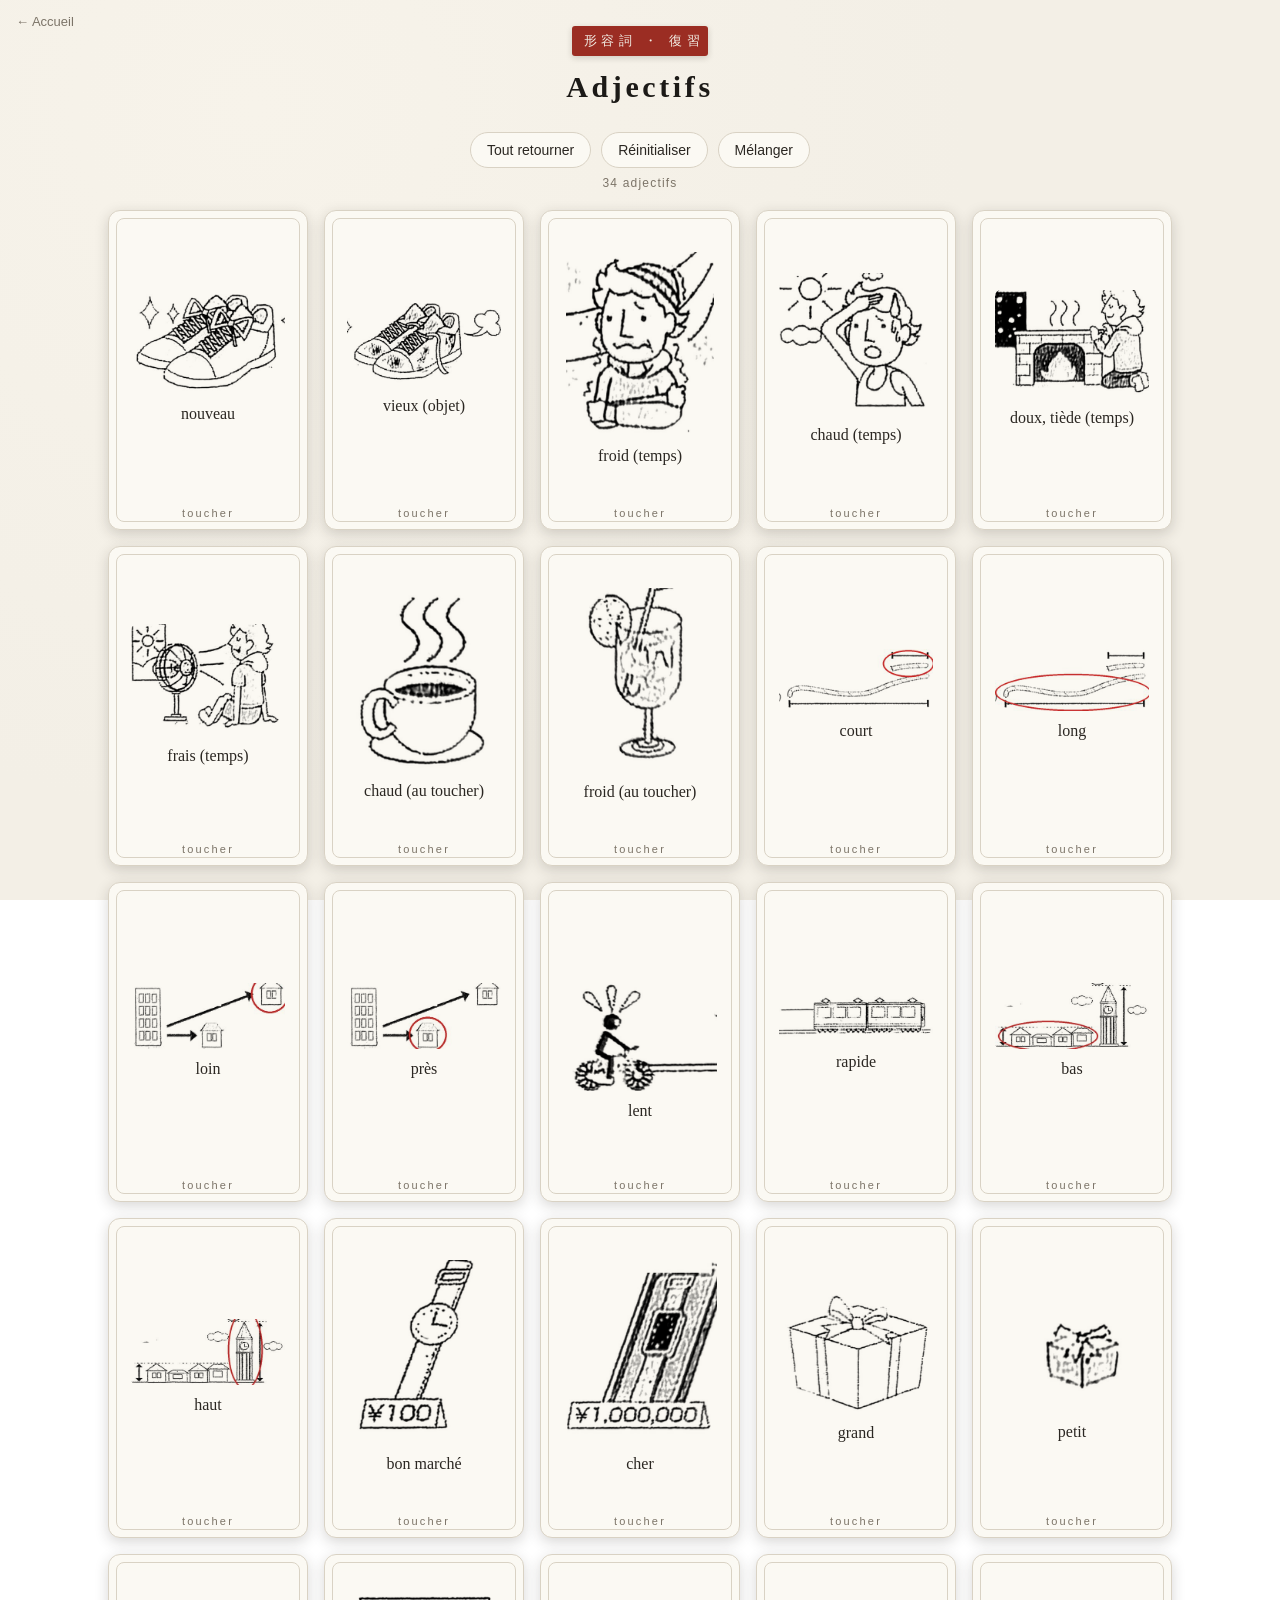
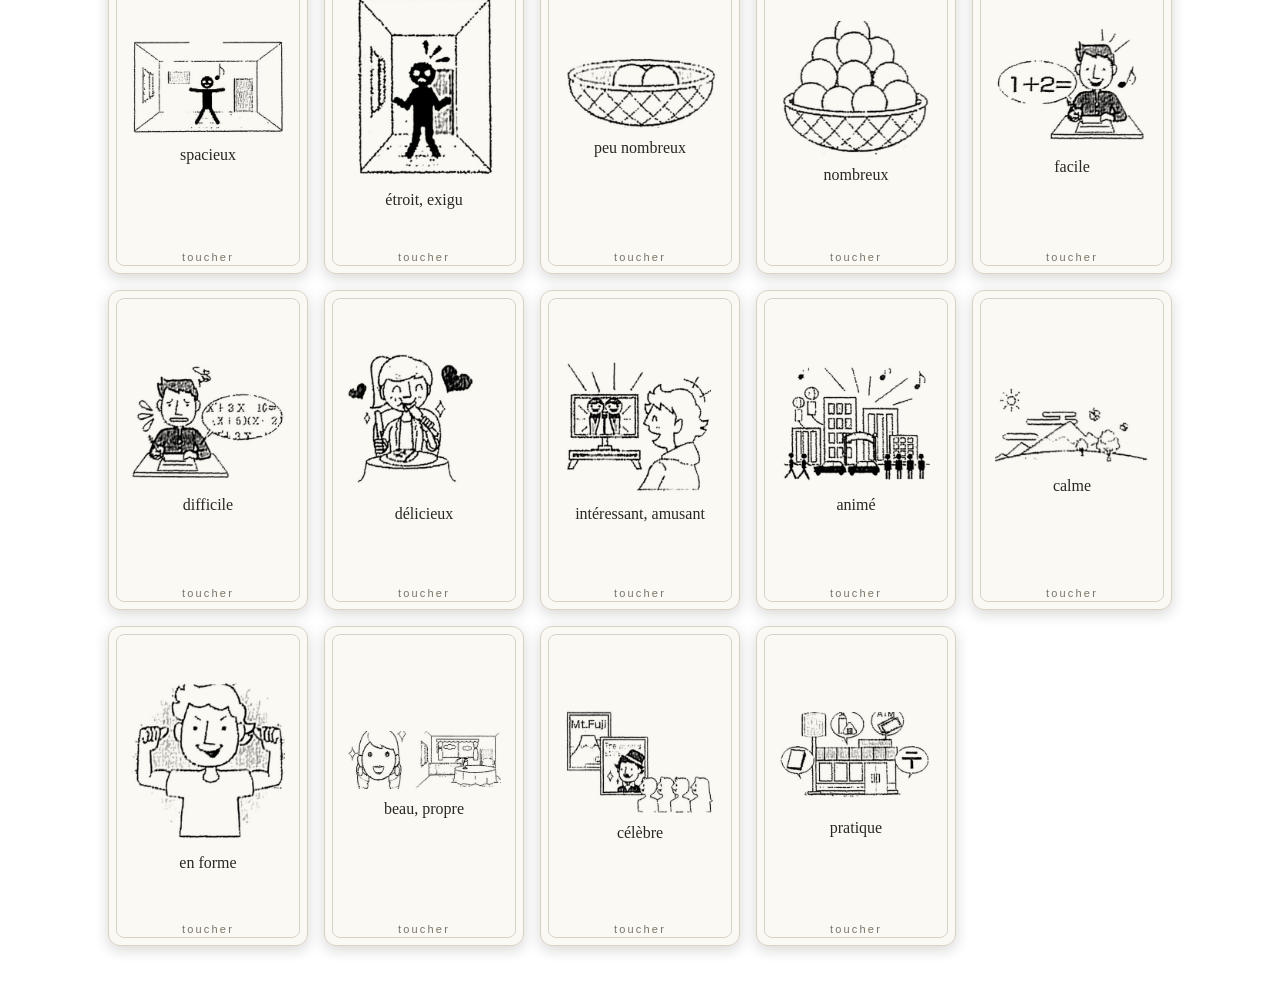
<file: adjectifs.html>
<!DOCTYPE html>
<html lang="fr">
<head>
<meta charset="UTF-8">
<meta name="viewport" content="width=device-width, initial-scale=1.0, maximum-scale=1.0, user-scalable=no">
<meta name="apple-mobile-web-app-capable" content="yes">
<meta name="apple-mobile-web-app-title" content="Japonais">
<meta name="theme-color" content="#9b2d23">
<link rel="manifest" href="manifest.webmanifest">
<link rel="icon" type="image/png" href="icons/favicon-32.png">
<link rel="apple-touch-icon" href="icons/apple-touch-icon.png">
<script src="pwa.js" defer></script>
<title>Adjectifs</title>
<link rel="stylesheet" href="cartes.css">
</head>
<body>
<a class="home" href="index.html">&larr; Accueil</a>

<header>
  <span class="seal">形容詞 ・ 復習</span>
  <h1>Adjectifs</h1>
</header>

<div class="controls">
  <button id="flipAll">Tout retourner</button>
  <button id="reset">Réinitialiser</button>
  <button id="shuffle">Mélanger</button>
</div>
<div class="count" id="count"></div>
<div class="grid" id="grid"></div>

<script>
const CARDS = [
{n:1, t:"i", fr:"nouveau",adj:"新[あたら]しい"},
{n:2, t:"i", fr:"vieux (objet)",adj:"古[ふる]い"},
{n:3, t:"i", fr:"froid (temps)",adj:"寒[さむ]い"},
{n:4, t:"i", fr:"chaud (temps)",adj:"暑[あつ]い"},
{n:5, t:"i", fr:"doux, tiède (temps)",adj:"暖[あたた]かい"},
{n:6, t:"i", fr:"frais (temps)",adj:"涼[すず]しい"},
{n:7, t:"i", fr:"chaud (au toucher)",adj:"熱[あつ]い"},
{n:8, t:"i", fr:"froid (au toucher)",adj:"冷[つめ]たい"},
{n:9, t:"i", fr:"court",adj:"短[みじか]い"},
{n:10,t:"i", fr:"long",adj:"長[なが]い"},
{n:11,t:"i", fr:"loin",adj:"遠[とお]い"},
{n:12,t:"i", fr:"près",adj:"近[ちか]い"},
{n:13,t:"i", fr:"lent",adj:"遅[おそ]い"},
{n:14,t:"i", fr:"rapide",adj:"速[はや]い"},
{n:15,t:"i", fr:"bas",adj:"低[ひく]い"},
{n:16,t:"i", fr:"haut",adj:"高[たか]い"},
{n:17,t:"i", fr:"bon marché",adj:"安[やす]い"},
{n:18,t:"i", fr:"cher",adj:"高[たか]い"},
{n:19,t:"i", fr:"grand",adj:"大[おお]きい"},
{n:20,t:"i", fr:"petit",adj:"小[ちい]さい"},
{n:21,t:"i", fr:"spacieux",adj:"広[ひろ]い"},
{n:22,t:"i", fr:"étroit, exigu",adj:"狭[せま]い"},
{n:23,t:"i", fr:"peu nombreux",adj:"少[すく]ない"},
{n:24,t:"i", fr:"nombreux",adj:"多[おお]い"},
{n:25,t:"i", fr:"facile",adj:"易[やさ]しい"},
{n:26,t:"i", fr:"difficile",adj:"難[むずか]しい"},
{n:27,t:"i", fr:"délicieux",adj:"おいしい"},
{n:28,t:"i", fr:"intéressant, amusant",adj:"面白[おもしろ]い"},
{n:29,t:"na",fr:"animé",adj:"にぎやか"},
{n:30,t:"na",fr:"calme",adj:"静[しず]か"},
{n:31,t:"na",fr:"en forme",adj:"元気[げんき]"},
{n:32,t:"na",fr:"beau, propre",adj:"きれい"},
{n:33,t:"na",fr:"célèbre",adj:"有名[ゆうめい]"},
{n:34,t:"na",fr:"pratique",adj:"便利[べんり]"}
];
const IMG_DIR="images/adjectifs";
const LABEL="adjectifs";
</script>
<script src="cartes.js"></script>
</body>
</html>
</file>
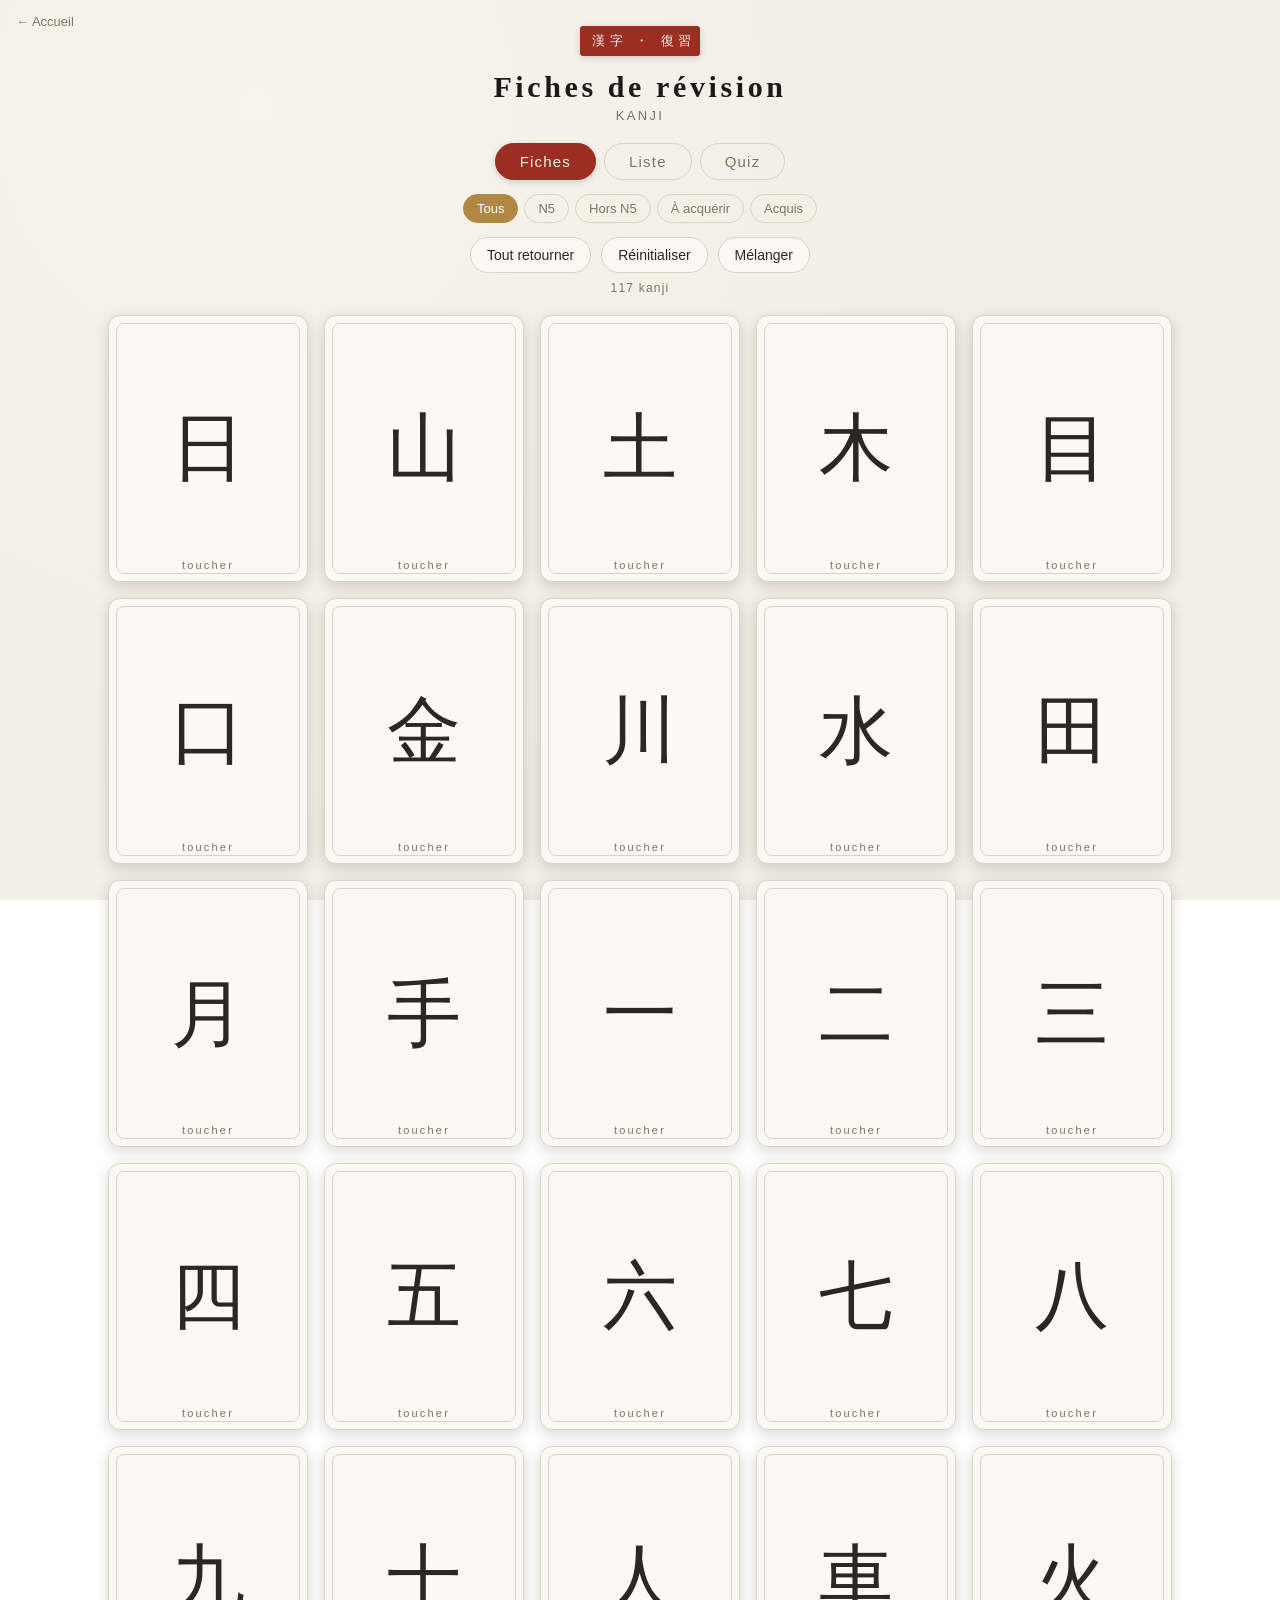
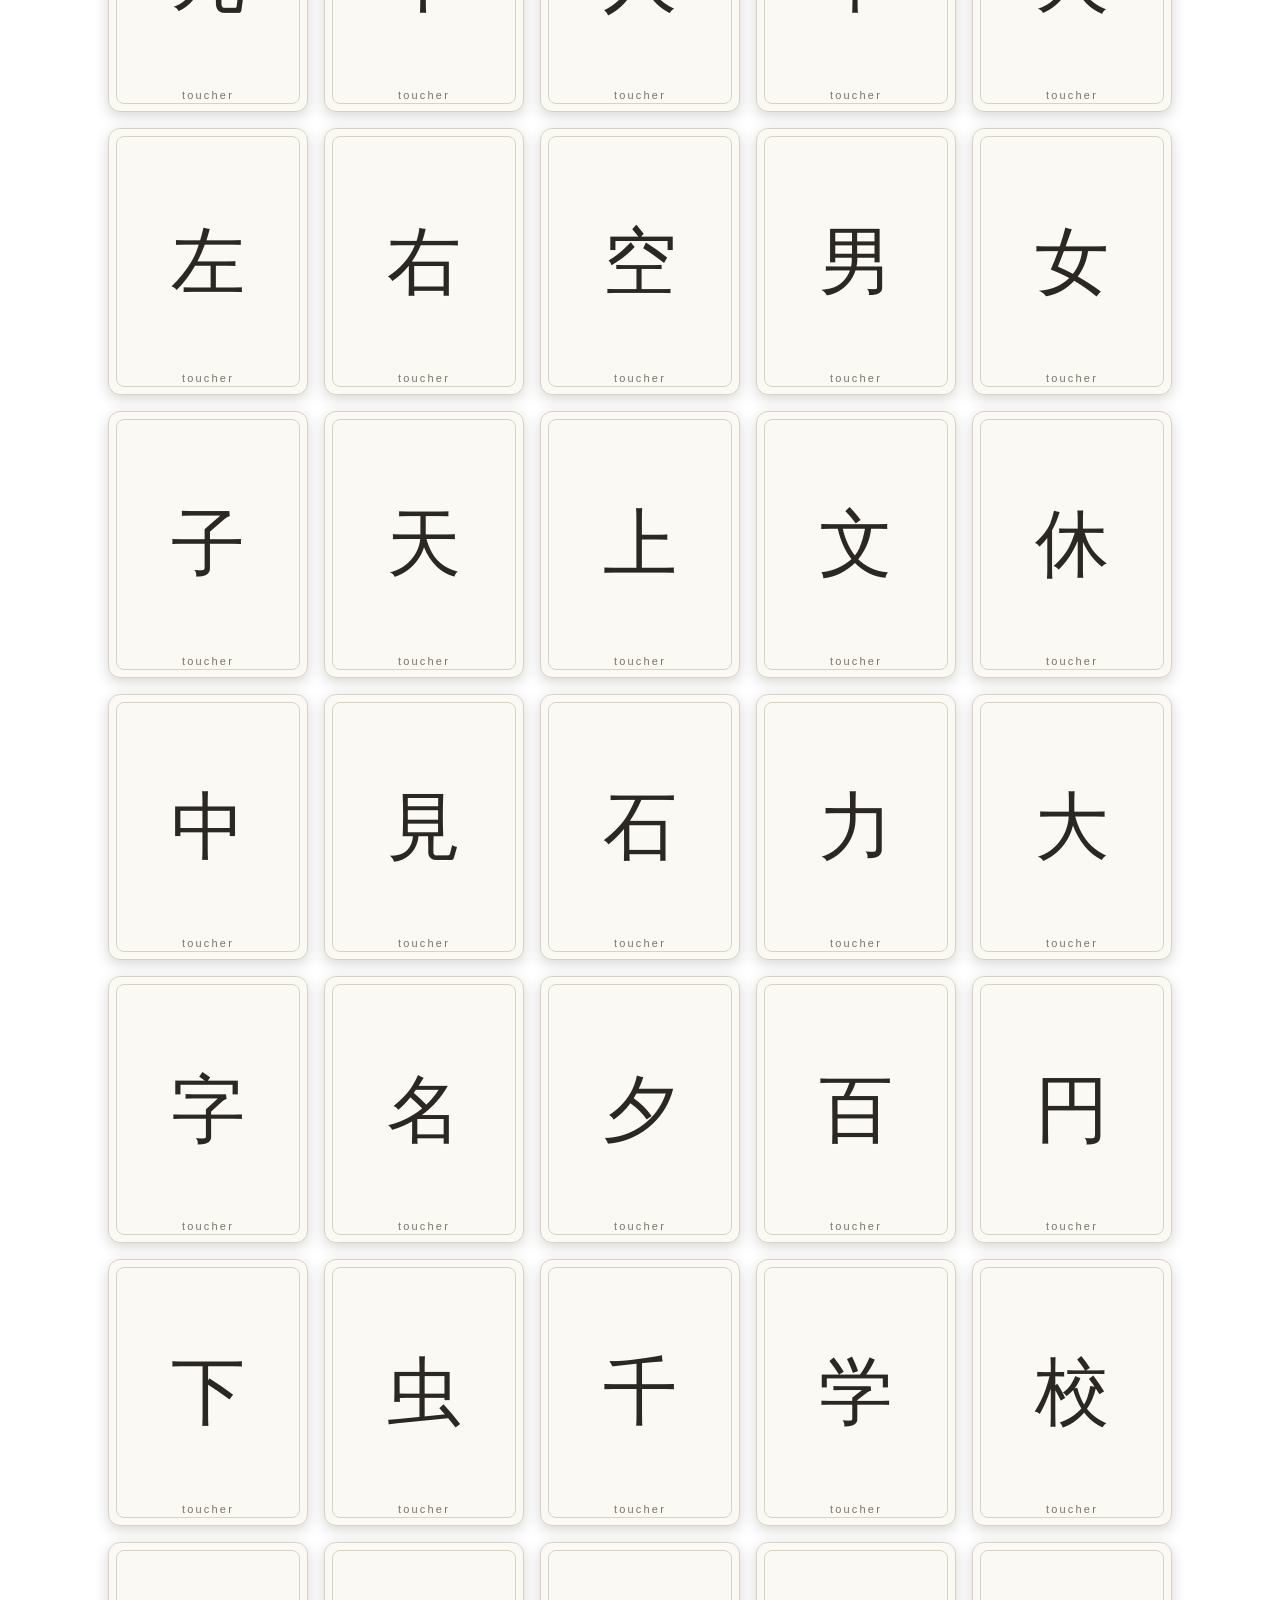
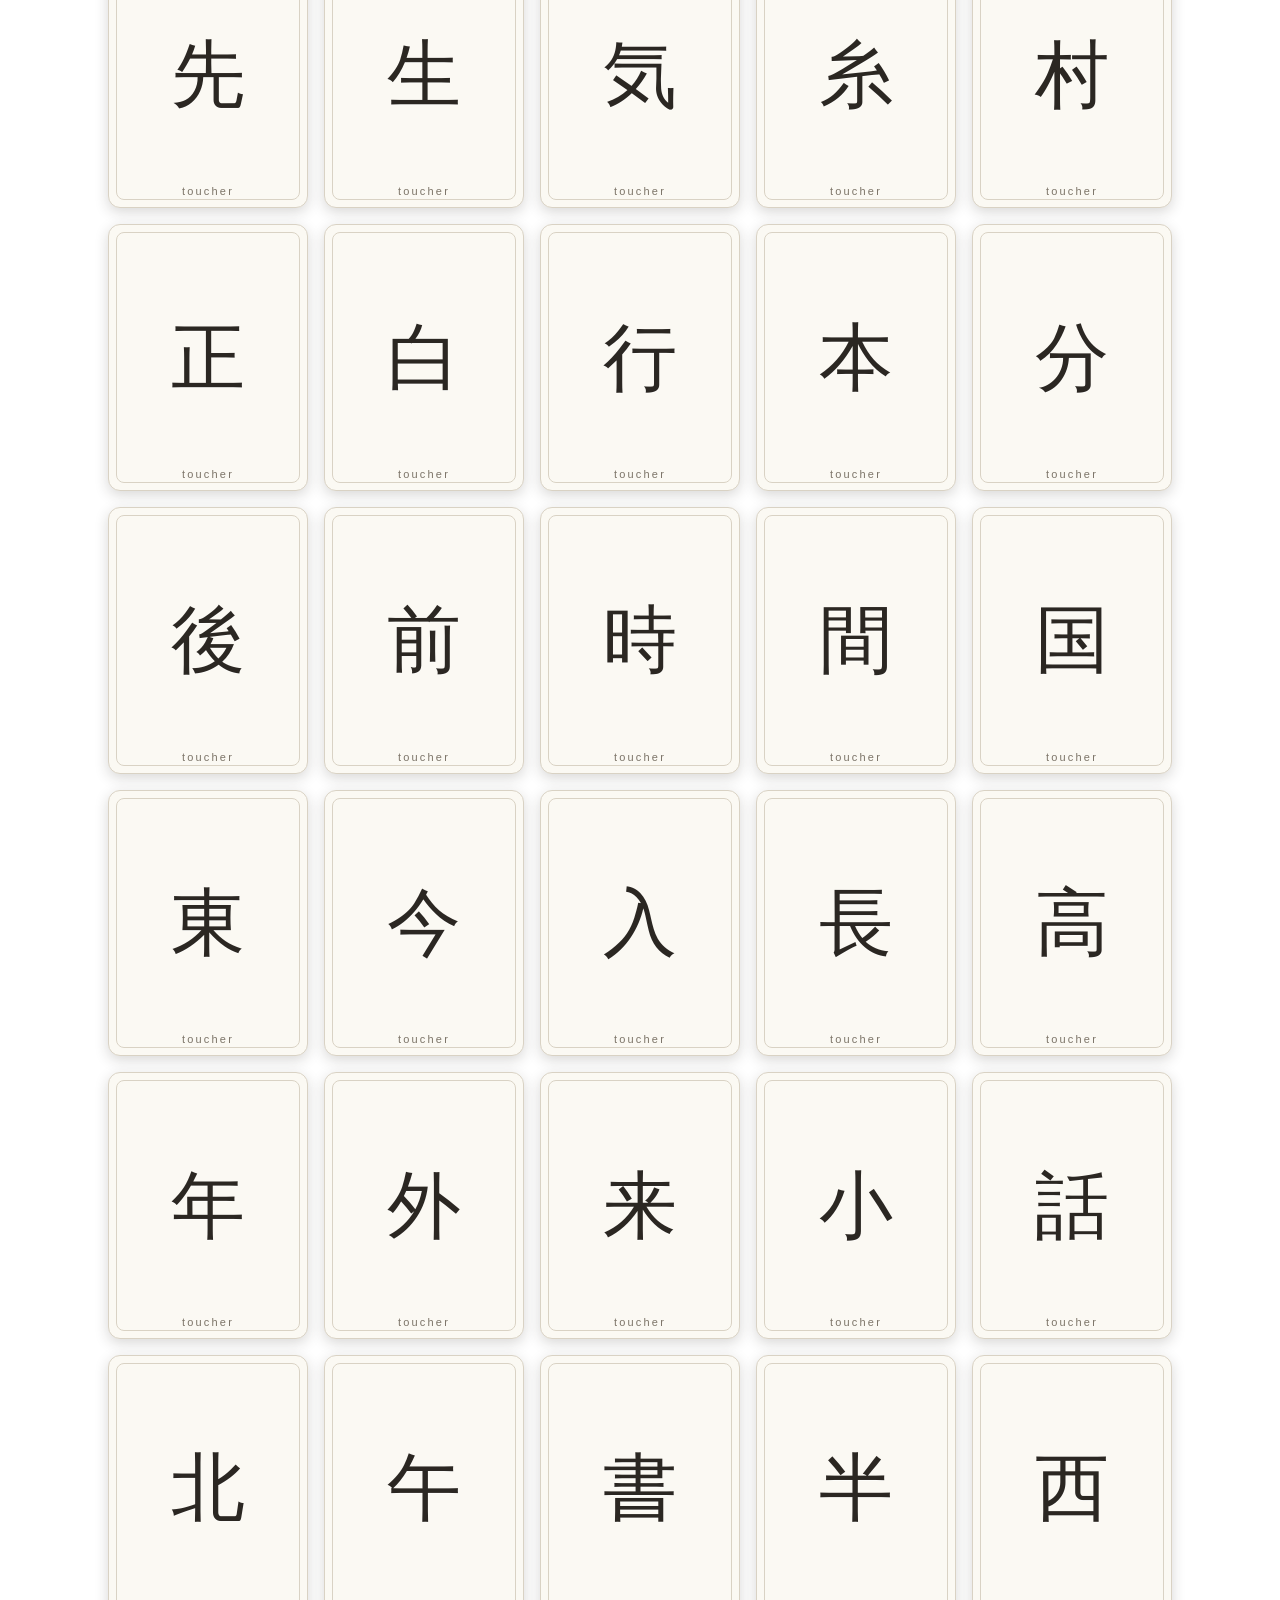
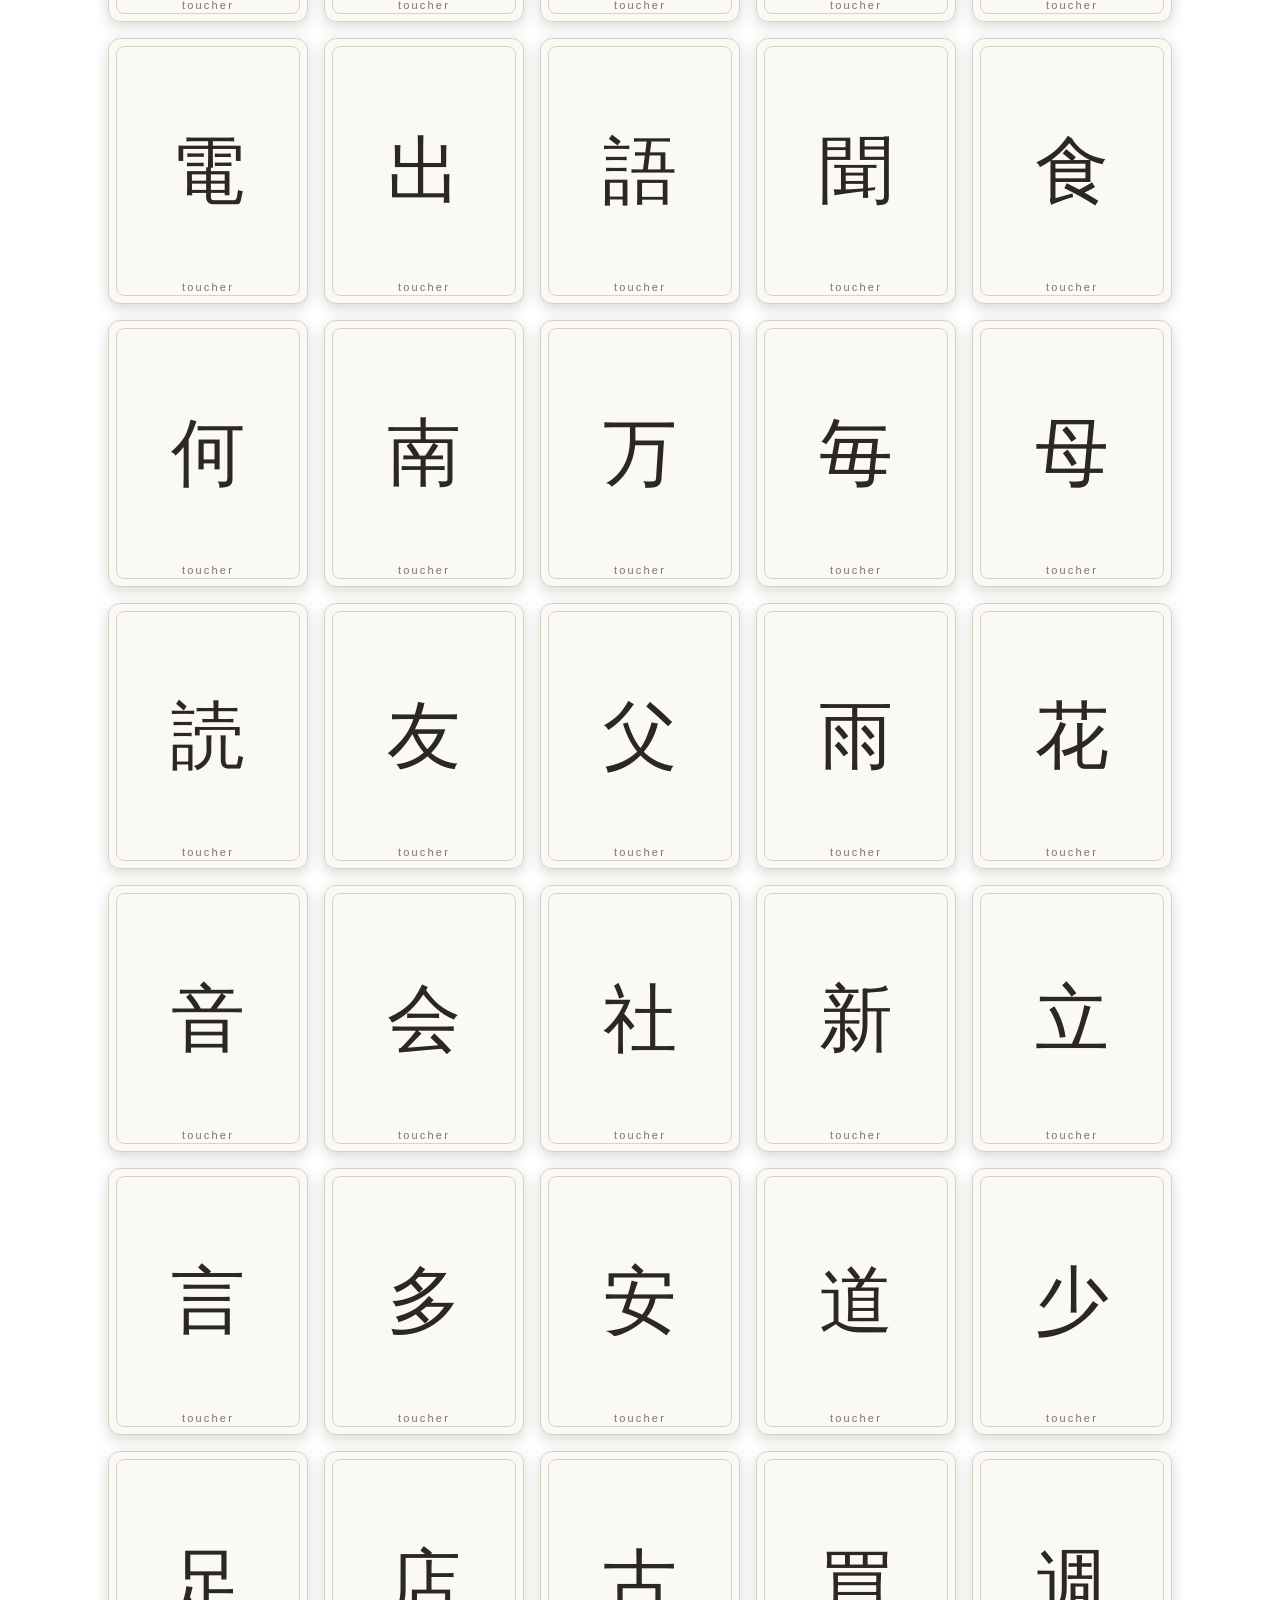
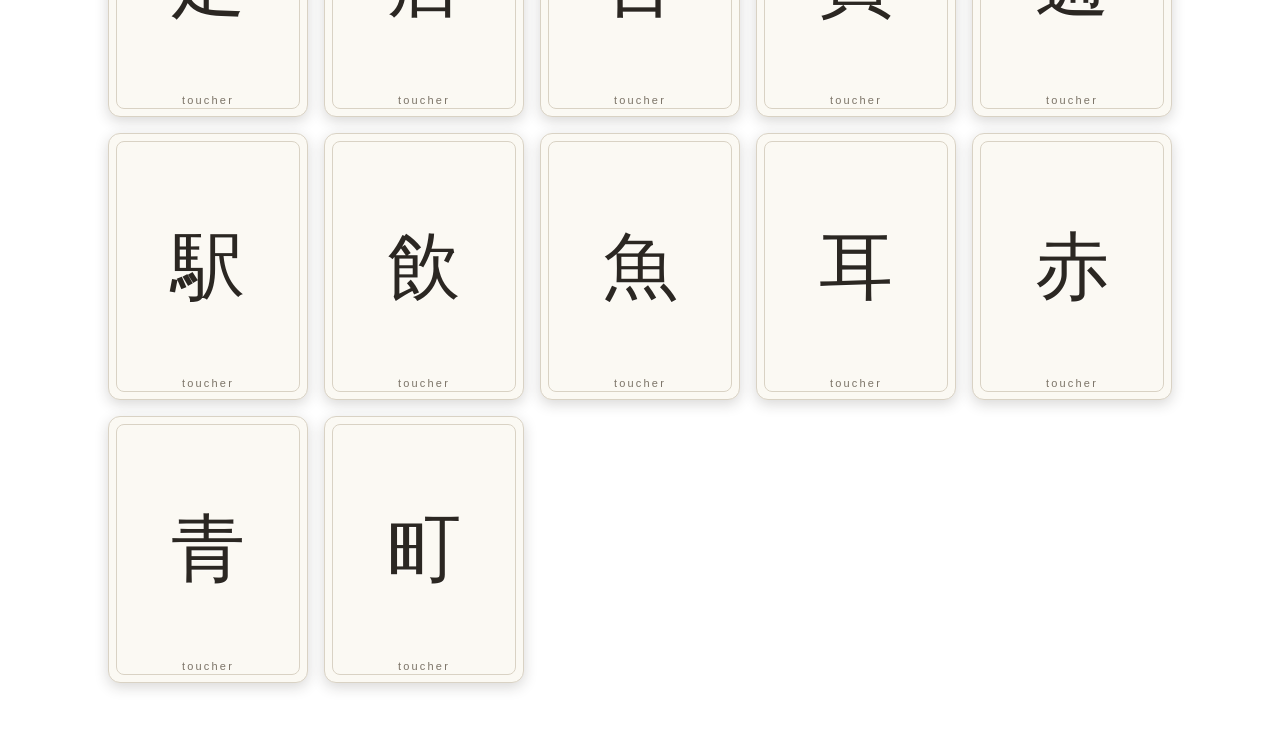
<file: fiches_kanji.html>
<!DOCTYPE html>
<html lang="fr">
<head>
<meta charset="UTF-8">
<meta name="viewport" content="width=device-width, initial-scale=1.0, maximum-scale=1.0, user-scalable=no">
<meta name="apple-mobile-web-app-capable" content="yes">
<meta name="apple-mobile-web-app-title" content="Japonais">
<meta name="theme-color" content="#9b2d23">
<link rel="manifest" href="manifest.webmanifest">
<link rel="icon" type="image/png" href="icons/favicon-32.png">
<link rel="apple-touch-icon" href="icons/apple-touch-icon.png">
<script src="pwa.js" defer></script>
<title>Fiches Kanji</title>
<style>
  :root{
    --paper:#f3efe6;
    --ink:#1c1a17;
    --sumi:#2b2722;
    --vermilion:#c0392b;
    --vermilion-soft:#d35843;
    --seal:#9b2d23;
    --gold:#b08743;
    --muted:#7c7468;
    --line:#d9d2c4;
    --card:#fbf9f3;
    --shadow:rgba(40,34,26,.18);
  }
  *{box-sizing:border-box;-webkit-tap-highlight-color:transparent;}
  html,body{margin:0;padding:0;}
  body{
    background:
      radial-gradient(circle at 20% 12%, #f7f3ea 0%, var(--paper) 55%) fixed;
    color:var(--ink);
    font-family:"Hiragino Mincho ProN","Yu Mincho",Georgia,serif;
    min-height:100vh;
    -webkit-font-smoothing:antialiased;
  }
  header{
    text-align:center;
    padding:26px 16px 10px;
  }
  .home{
    position:absolute;
    top:14px;left:16px;
    font-family:-apple-system,"Helvetica Neue",sans-serif;
    font-size:13px;
    color:var(--muted);
    text-decoration:none;
  }
  .home:hover{color:var(--vermilion);}
  header .seal{
    display:inline-block;
    font-family:"Hiragino Mincho ProN",serif;
    background:var(--seal);
    color:#f3efe6;
    font-size:13px;
    letter-spacing:.35em;
    padding:6px 4px 6px 12px;
    writing-mode:horizontal-tb;
    border-radius:3px;
    box-shadow:0 2px 6px var(--shadow);
  }
  h1{
    font-size:30px;
    margin:14px 0 4px;
    letter-spacing:.12em;
    font-weight:600;
  }
  .sub{
    color:var(--muted);
    font-size:13px;
    letter-spacing:.18em;
    font-family:-apple-system,"Helvetica Neue",sans-serif;
    text-transform:uppercase;
  }

  .controls{
    display:flex;
    flex-wrap:wrap;
    justify-content:center;
    gap:10px;
    padding:14px 16px 6px;
    font-family:-apple-system,"Helvetica Neue",sans-serif;
  }
  .controls button{
    border:1px solid var(--line);
    background:var(--card);
    color:var(--sumi);
    font-size:14px;
    padding:9px 16px;
    border-radius:999px;
    cursor:pointer;
    transition:transform .12s ease, background .2s;
  }
  .controls button:active{transform:scale(.95);}
  .controls button.on{background:var(--sumi);color:var(--paper);border-color:var(--sumi);}
  .count{
    font-family:-apple-system,sans-serif;
    font-size:12px;
    color:var(--muted);
    text-align:center;
    padding:2px 0 12px;
    letter-spacing:.1em;
  }

  .grid{
    display:grid;
    grid-template-columns:repeat(auto-fill,minmax(168px,1fr));
    gap:16px;
    padding:8px 18px 60px;
    max-width:1100px;
    margin:0 auto;
  }

  .card{
    position:relative;
    aspect-ratio:3/4;
    min-height:224px;
    perspective:1100px;
    cursor:pointer;
  }
  @supports not (aspect-ratio:1){
    .card{height:224px;}
  }
  .inner{
    position:absolute;
    inset:0;
    transition:transform .55s cubic-bezier(.2,.7,.2,1);
    transform-style:preserve-3d;
  }
  .card.flip .inner{transform:rotateY(180deg);}
  .face{
    position:absolute;
    inset:0;
    backface-visibility:hidden;
    -webkit-backface-visibility:hidden;
    border-radius:12px;
    background:var(--card);
    box-shadow:0 4px 14px var(--shadow);
    display:flex;
    flex-direction:column;
    overflow:hidden;
  }
  .front{
    align-items:center;
    justify-content:center;
    border:1px solid var(--line);
  }
  .front::before{
    content:"";
    position:absolute;inset:7px;
    border:1px solid var(--line);
    border-radius:8px;
    pointer-events:none;
  }
  .front .ji{
    font-size:74px;
    line-height:1;
    color:var(--sumi);
    text-shadow:0 1px 0 rgba(255,255,255,.6);
  }
  .front .hint{
    position:absolute;
    bottom:10px;
    font-size:11px;
    letter-spacing:.2em;
    color:var(--muted);
    font-family:-apple-system,sans-serif;
  }

  .back{
    transform:rotateY(180deg);
    border:1px solid var(--line);
    padding:13px 13px 11px;
    background:linear-gradient(180deg,#fcfaf4,#f6f1e7);
  }
  .back .ji-mini{
    font-size:30px;
    text-align:center;
    color:var(--sumi);
    line-height:1;
    margin-bottom:6px;
  }
  .back .meaning{
    text-align:center;
    font-size:13px;
    color:var(--vermilion);
    font-family:-apple-system,sans-serif;
    margin-bottom:9px;
    letter-spacing:.02em;
  }
  .reading{
    margin:5px 0;
    font-family:-apple-system,"Helvetica Neue",sans-serif;
  }
  .reading .tag{
    display:inline-block;
    font-size:9px;
    font-weight:700;
    letter-spacing:.12em;
    padding:1px 6px;
    border-radius:3px;
    vertical-align:middle;
    margin-right:5px;
  }
  .reading.on .tag{background:var(--vermilion);color:#fff;}
  .reading.kun .tag{background:var(--sumi);color:var(--paper);}
  .reading .val{
    font-size:14px;
    color:var(--ink);
    font-family:"Hiragino Mincho ProN",serif;
  }
  .ex{
    margin-top:8px;
    padding-top:7px;
    border-top:1px dashed var(--line);
    font-size:12.5px;
    line-height:1.5;
    color:var(--sumi);
  }
  .ex b{color:var(--seal);font-weight:600;}
  .ex .fr{color:var(--muted);font-family:-apple-system,sans-serif;font-size:11.5px;}

  .empty{
    text-align:center;
    color:var(--muted);
    padding:40px 16px;
    font-family:-apple-system,sans-serif;
  }

  /* ---- Tabs ---- */
  .tabs{
    display:flex;
    justify-content:center;
    gap:8px;
    padding:10px 16px 4px;
    font-family:-apple-system,"Helvetica Neue",sans-serif;
  }
  .tab{
    border:1px solid var(--line);
    background:transparent;
    color:var(--muted);
    font-size:15px;
    letter-spacing:.08em;
    padding:9px 24px;
    border-radius:999px;
    cursor:pointer;
    transition:all .2s;
  }
  @media (max-width:380px){.tab{padding:9px 16px;}}
  .tab.on{background:var(--seal);color:#f3efe6;border-color:var(--seal);box-shadow:0 2px 6px var(--shadow);}
  .tab:active{transform:scale(.96);}

  /* ---- Quiz ---- */
  #viewQuiz{max-width:560px;margin:0 auto;padding:8px 18px 60px;font-family:-apple-system,"Helvetica Neue",sans-serif;}
  .qlabel{
    font-size:12px;letter-spacing:.18em;text-transform:uppercase;
    color:var(--muted);margin:22px 0 10px;text-align:center;
  }
  .qopts{display:flex;flex-wrap:wrap;justify-content:center;gap:10px;}
  .qopt{
    border:1px solid var(--line);background:var(--card);color:var(--sumi);
    font-size:15px;padding:11px 20px;border-radius:10px;cursor:pointer;transition:all .18s;
  }
  .qopt.on{background:var(--sumi);color:var(--paper);border-color:var(--sumi);}
  .qopt:active{transform:scale(.96);}
  .start-btn{
    display:block;width:100%;margin:30px auto 0;
    border:none;background:var(--seal);color:#f6f1e7;
    font-size:17px;letter-spacing:.1em;padding:15px;border-radius:12px;
    cursor:pointer;box-shadow:0 4px 12px var(--shadow);transition:transform .12s;
    font-family:"Hiragino Mincho ProN",-apple-system,serif;
  }
  .start-btn:active{transform:scale(.98);}

  .qprogress{height:5px;background:var(--line);border-radius:3px;overflow:hidden;margin:6px 0 12px;}
  .qbar{height:100%;width:0;background:var(--seal);transition:width .35s ease;}
  .qmeta{display:flex;justify-content:space-between;font-size:13px;color:var(--muted);letter-spacing:.05em;margin-bottom:14px;}
  #qscore{color:var(--seal);font-weight:600;}
  .qcard{
    background:var(--card);border:1px solid var(--line);border-radius:14px;
    padding:30px 18px;text-align:center;box-shadow:0 4px 14px var(--shadow);margin-bottom:18px;
  }
  .qprompt-label{font-size:11px;letter-spacing:.2em;text-transform:uppercase;color:var(--muted);margin-bottom:14px;}
  .qprompt{
    font-family:"Hiragino Mincho ProN","Yu Mincho",serif;
    color:var(--sumi);line-height:1.2;
  }
  .qprompt.big{font-size:78px;}
  .qprompt.mid{font-size:30px;}
  .qchoices{display:grid;grid-template-columns:1fr 1fr;gap:12px;}
  .choice{
    border:1px solid var(--line);background:var(--card);color:var(--ink);
    font-size:17px;padding:18px 12px;border-radius:12px;cursor:pointer;
    transition:all .15s;min-height:60px;line-height:1.3;
    font-family:"Hiragino Mincho ProN",-apple-system,serif;
  }
  .choice.kanjiface{font-size:40px;}
  .choice:active{transform:scale(.97);}
  .choice.correct{background:#3f7d54;color:#fff;border-color:#3f7d54;}
  .choice.wrong{background:var(--vermilion);color:#fff;border-color:var(--vermilion);}
  .choice.dim{opacity:.45;}
  .choice:disabled{cursor:default;}

  .rscore{font-size:54px;text-align:center;color:var(--seal);font-family:"Hiragino Mincho ProN",serif;margin-top:10px;}
  .rmsg{text-align:center;font-size:16px;color:var(--sumi);margin:6px 0 22px;}
  .rmiss{display:flex;flex-direction:column;gap:8px;}
  .rmiss .row{
    display:flex;align-items:center;gap:12px;background:var(--card);
    border:1px solid var(--line);border-radius:10px;padding:10px 14px;
  }
  .rmiss .row .rk{font-family:"Hiragino Mincho ProN",serif;font-size:30px;color:var(--sumi);min-width:34px;text-align:center;}
  .rmiss .row .rd{font-size:13px;color:var(--muted);line-height:1.4;}
  .rmiss .row .rd b{color:var(--seal);}
  .rmiss .title{font-size:12px;letter-spacing:.16em;text-transform:uppercase;color:var(--muted);margin-bottom:4px;text-align:center;}

  .filters{
    display:flex;flex-wrap:wrap;justify-content:center;gap:6px;
    padding:10px 16px 0;font-family:-apple-system,"Helvetica Neue",sans-serif;
  }
  .filters button{
    border:1px solid var(--line);background:transparent;color:var(--muted);
    font-size:13px;padding:6px 13px;border-radius:999px;cursor:pointer;transition:all .2s;
  }
  .filters button.on{background:var(--gold);color:#fff;border-color:var(--gold);}
  .filters button:active{transform:scale(.95);}
  .fnote{text-align:center;font-family:-apple-system,sans-serif;font-size:12px;color:var(--muted);margin-top:14px;}

  /* ---- Liste ---- */
  #viewList{max-width:900px;margin:0 auto;padding:8px 12px 60px;}
  .ltable{
    width:100%;border-collapse:collapse;background:var(--card);
    border:1px solid var(--line);border-radius:12px;overflow:hidden;
    box-shadow:0 4px 14px var(--shadow);
  }
  .ltable th{
    font-family:-apple-system,"Helvetica Neue",sans-serif;
    font-size:10px;font-weight:700;letter-spacing:.12em;text-transform:uppercase;
    color:var(--paper);background:var(--sumi);padding:9px 8px;text-align:left;
  }
  .ltable th.c-on,.ltable th.c-onex{background:var(--seal);}
  .ltable th:first-child,.ltable td.lk{text-align:center;}
  .ltable td{
    padding:9px 8px;border-top:1px solid var(--line);vertical-align:middle;
    font-size:15px;color:var(--ink);
  }
  .ltable tbody tr:nth-child(even) td{background:#f6f1e7;}
  .ltable td.lk{font-size:34px;line-height:1;color:var(--sumi);width:1%;padding:9px 12px;}
  .ltable td.lon{color:var(--seal);}
  .ltable .lex{font-size:19px;line-height:2;white-space:nowrap;}
  .ltable .lex rt{font-size:.5em;color:var(--muted);font-family:-apple-system,sans-serif;}
  .ltable .lfr{
    display:block;font-family:-apple-system,sans-serif;font-size:11.5px;
    color:var(--muted);line-height:1.3;
  }
  .ltable .none{color:var(--line);}

  @media (max-width:560px){
    #viewList{padding:8px 6px 60px;}
    .ltable th{font-size:8.5px;letter-spacing:.04em;padding:8px 4px;}
    .ltable td{padding:7px 4px;font-size:12.5px;}
    .ltable td.lk{font-size:26px;padding:7px 6px;}
    .ltable .lex{font-size:15px;white-space:normal;}
    .ltable .lfr{font-size:10px;}
  }

  @media (max-width:430px){
    .grid{grid-template-columns:repeat(auto-fill,minmax(150px,1fr));gap:13px;}
    .front .ji{font-size:64px;}
    .qprompt.big{font-size:64px;}
  }
</style>
</head>
<body>
<a class="home" href="index.html">&larr; Accueil</a>

<header>
  <span class="seal">漢字 ・ 復習</span>
  <h1>Fiches de révision</h1>
  <div class="sub">Kanji</div>
</header>

<div class="tabs">
  <button id="tabCards" class="tab on">Fiches</button>
  <button id="tabList" class="tab">Liste</button>
  <button id="tabQuiz" class="tab">Quiz</button>
</div>

<div class="filters" id="filters">
  <button data-f="all" class="on">Tous</button>
  <button data-f="n5">N5</button>
  <button data-f="horsn5">Hors N5</button>
  <button data-f="todo">À acquérir</button>
  <button data-f="acquis">Acquis</button>
</div>

<div id="viewCards">
  <div class="controls">
    <button id="flipAll">Tout retourner</button>
    <button id="reset">Réinitialiser</button>
    <button id="shuffle">Mélanger</button>
  </div>
  <div class="count" id="count"></div>
  <div class="grid" id="grid"></div>
</div>

<div id="viewList" hidden>
  <div class="count" id="listCount"></div>
  <table class="ltable">
    <thead><tr>
      <th>Kanji</th>
      <th>Kun</th>
      <th>Exemple kun</th>
      <th class="c-on">On</th>
      <th class="c-onex">Exemple on</th>
    </tr></thead>
    <tbody id="listBody"></tbody>
  </table>
</div>

<div id="viewQuiz" hidden>
  <div class="quiz-setup" id="quizSetup">
    <p class="qlabel">Type de question</p>
    <div class="qopts" id="qMode">
      <button class="qopt on" data-mode="meaning">Sens du kanji</button>
      <button class="qopt" data-mode="reading">Lecture (ON/KUN)</button>
      <button class="qopt" data-mode="kanji">Trouver le kanji</button>
    </div>
    <p class="qlabel">Nombre de questions</p>
    <div class="qopts" id="qLen">
      <button class="qopt on" data-len="10">10</button>
      <button class="qopt" data-len="20">20</button>
      <button class="qopt" data-len="0">Tous</button>
    </div>
    <button id="quizStart" class="start-btn">Commencer</button>
    <p class="fnote" id="quizNote"></p>
  </div>

  <div class="quiz-play" id="quizPlay" hidden>
    <div class="qprogress"><div class="qbar" id="qbar"></div></div>
    <div class="qmeta"><span id="qcounter"></span><span id="qscore"></span></div>
    <div class="qcard">
      <div class="qprompt-label" id="qpromptLabel"></div>
      <div class="qprompt" id="qprompt"></div>
    </div>
    <div class="qchoices" id="qchoices"></div>
    <button id="qnext" class="start-btn" hidden>Suivant</button>
  </div>

  <div class="quiz-result" id="quizResult" hidden>
    <div class="rscore" id="rscore"></div>
    <div class="rmsg" id="rmsg"></div>
    <div class="rmiss" id="rmiss"></div>
    <button id="quizAgain" class="start-btn">Rejouer</button>
  </div>
</div>

<script>
const KANJI = [
  {k:"日",mean:"jour, soleil",on:[["ニチ／ジツ"]],kun:[["ひ／-び／-か"]],ex:[["日曜日","にちようび","dimanche"],["毎日","まいにち","chaque jour"]]},
  {k:"山",mean:"montagne",on:[["サン"]],kun:[["やま"]],ex:[["富士山","ふじさん","Mont Fuji"],["火山","かざん","volcan"]]},
  {k:"土",mean:"terre, sol",on:[["ド／ト"]],kun:[["つち"]],ex:[["土曜日","どようび","samedi"],["土地","とち","terrain"]]},
  {k:"木",mean:"arbre, bois",on:[["ボク／モク"]],kun:[["き／こ-"]],ex:[["木曜日","もくようび","jeudi"],["木","き","arbre"]]},
  {k:"目",mean:"œil",on:[["モク／ボク"]],kun:[["め／ま-"]],ex:[["目的","もくてき","but, objectif"],["目","め","œil"]]},
  {k:"口",mean:"bouche",on:[["コウ／ク"]],kun:[["くち"]],ex:[["人口","じんこう","population"],["口","くち","bouche"]]},
  {k:"金",mean:"or, argent",on:[["キン／コン"]],kun:[["かね／かな"]],ex:[["金曜日","きんようび","vendredi"],["お金","おかね","argent"]]},
  {k:"川",mean:"rivière",on:[["セン"]],kun:[["かわ"]],ex:[["川","かわ","rivière"],["川柳","せんりゅう","type de poème"]]},
  {k:"水",mean:"eau",on:[["スイ"]],kun:[["みず"]],ex:[["水曜日","すいようび","mercredi"],["水","みず","eau"]]},
  {k:"田",mean:"rizière",on:[["デン"]],kun:[["た"]],ex:[["水田","すいでん","rizière"],["田中","たなか","Tanaka (nom)"]]},
  {k:"月",mean:"lune, mois",on:[["ゲツ／ガツ"]],kun:[["つき"]],ex:[["月曜日","げつようび","lundi"],["一月","いちがつ","janvier"]]},
  {k:"手",mean:"main",on:[["シュ"]],kun:[["て"]],ex:[["手紙","てがみ","lettre"],["上手","じょうず","doué"]]},
  {k:"一",mean:"un",on:[["イチ／イツ"]],kun:[["ひと-／ひと.つ"]],ex:[["一つ","ひとつ","un (objet)"],["一月","いちがつ","janvier"]]},
  {k:"二",mean:"deux",on:[["ニ"]],kun:[["ふた／ふた.つ"]],ex:[["二つ","ふたつ","deux (objets)"],["二人","ふたり","deux personnes"]]},
  {k:"三",mean:"trois",on:[["サン"]],kun:[["み／み.つ"]],ex:[["三つ","みっつ","trois (objets)"],["三月","さんがつ","mars"]]},
  {k:"四",mean:"quatre",on:[["シ"]],kun:[["よ／よん／よ.つ"]],ex:[["四つ","よっつ","quatre (objets)"],["四月","しがつ","avril"]]},
  {k:"五",mean:"cinq",on:[["ゴ"]],kun:[["いつ／いつ.つ"]],ex:[["五つ","いつつ","cinq (objets)"],["五月","ごがつ","mai"]]},
  {k:"六",mean:"six",on:[["ロク"]],kun:[["む／む.つ"]],ex:[["六つ","むっつ","six (objets)"],["六月","ろくがつ","juin"]]},
  {k:"七",mean:"sept",on:[["シチ"]],kun:[["なな／なな.つ"]],ex:[["七つ","ななつ","sept (objets)"],["七月","しちがつ","juillet"]]},
  {k:"八",mean:"huit",on:[["ハチ"]],kun:[["や／や.つ"]],ex:[["八つ","やっつ","huit (objets)"],["八月","はちがつ","août"]]},
  {k:"九",mean:"neuf",on:[["キュウ／ク"]],kun:[["ここの／ここの.つ"]],ex:[["九つ","ここのつ","neuf (objets)"],["九月","くがつ","septembre"]]},
  {k:"十",mean:"dix",on:[["ジュウ"]],kun:[["とお"]],ex:[["十","じゅう","dix"],["十月","じゅうがつ","octobre"]]},
  {k:"人",mean:"personne",on:[["ジン／ニン"]],kun:[["ひと"]],ex:[["日本人","にほんじん","Japonais"],["一人","ひとり","une personne"]]},
  {k:"車",mean:"voiture, roue",on:[["シャ"]],kun:[["くるま"]],ex:[["電車","でんしゃ","train"],["車","くるま","voiture"]]},
  {k:"火",mean:"feu",on:[["カ"]],kun:[["ひ／-び／ほ-"]],ex:[["火曜日","かようび","mardi"],["花火","はなび","feu d'artifice"]]},
  {k:"左",mean:"gauche",on:[["サ"]],kun:[["ひだり"]],ex:[["左","ひだり","gauche"],["左右","さゆう","gauche et droite"]]},
  {k:"右",mean:"droite",on:[["ウ／ユウ"]],kun:[["みぎ"]],ex:[["右","みぎ","droite"],["左右","さゆう","gauche et droite"]]},
  {k:"空",mean:"ciel, vide",on:[["クウ"]],kun:[["そら／あ.く"]],ex:[["空港","くうこう","aéroport"],["空","そら","ciel"]]},
  {k:"男",mean:"homme",on:[["ダン／ナン"]],kun:[["おとこ"]],ex:[["男性","だんせい","homme (formel)"],["長男","ちょうなん","fils aîné"]]},
  {k:"女",mean:"femme",on:[["ジョ／ニョ"]],kun:[["おんな"]],ex:[["女性","じょせい","femme (formel)"],["女子","じょし","fille"]]},
  {k:"子",mean:"enfant",on:[["シ／ス"]],kun:[["こ"]],ex:[["女子","じょし","fille"],["子供","こども","enfant"]]},
  {k:"天",mean:"ciel, céleste",on:[["テン"]],kun:[["あま／あめ"]],ex:[["天気","てんき","temps (météo)"],["天才","てんさい","génie"]]},
  {k:"上",mean:"haut, dessus",on:[["ジョウ／ショウ"]],kun:[["うえ／かみ／のぼ.る／うわ-"]],ex:[["上手","じょうず","doué"],["上","うえ","dessus"]]},
  {k:"文",mean:"texte, écrit",on:[["ブン／モン"]],kun:[["ふみ"]],ex:[["文化","ぶんか","culture"],["文学","ぶんがく","littérature"]]},
  {k:"休",mean:"repos",on:[["キュウ"]],kun:[["やす.む"]],ex:[["休憩","きゅうけい","pause"],["休み","やすみ","congé"]]},
  {k:"中",mean:"milieu, intérieur",on:[["チュウ"]],kun:[["なか"]],ex:[["中国","ちゅうごく","Chine"],["中","なか","intérieur"]]},
  {k:"見",mean:"voir",on:[["ケン"]],kun:[["み.る"]],ex:[["意見","いけん","opinion"],["見る","みる","voir"]]},
  {k:"石",mean:"pierre",on:[["セキ／シャク／コク"]],kun:[["いし"]],ex:[["宝石","ほうせき","pierre précieuse"],["石油","せきゆ","pétrole"]]},
  {k:"力",mean:"force",on:[["リョク／リキ"]],kun:[["ちから"]],ex:[["努力","どりょく","effort"],["協力","きょうりょく","coopération"]]},
  {k:"大",mean:"grand",on:[["ダイ／タイ"]],kun:[["おお.きい"]],ex:[["大学","だいがく","université"],["大きい","おおきい","grand"]]},
  {k:"字",mean:"caractère",on:[["ジ"]],kun:[["あざ"]],ex:[["漢字","かんじ","kanji"],["文字","もじ","lettre, caractère"]]},
  {k:"名",mean:"nom",on:[["メイ／ミョウ"]],kun:[["な"]],ex:[["名前","なまえ","nom"],["有名","ゆうめい","célèbre"]]},
  {k:"夕",mean:"soir",on:[["セキ"]],kun:[["ゆう"]],ex:[["夕方","ゆうがた","soirée"],["夕食","ゆうしょく","dîner"]]},
  {k:"百",mean:"cent",on:[["ヒャク"]],kun:[["もも"]],ex:[["百","ひゃく","cent"],["三百","さんびゃく","trois cents"]]},
  {k:"円",mean:"yen, rond",on:[["エン"]],kun:[["まる.い"]],ex:[["円","えん","yen"],["千円","せんえん","mille yens"]]},
  {k:"下",mean:"bas, dessous",on:[["カ／ゲ"]],kun:[["した／さ.げる／くだ.さる／お.りる"]],ex:[["下","した","dessous"],["下さい","ください","s'il vous plaît"]]},
  {k:"虫",mean:"insecte",on:[["チュウ"]],kun:[["むし"]],ex:[["虫","むし","insecte"],["昆虫","こんちゅう","insecte (terme)"]]},
  {k:"千",mean:"mille",on:[["セン"]],kun:[["ち"]],ex:[["千","せん","mille"],["千円","せんえん","mille yens"]]},
  {k:"学",mean:"étude, apprendre",on:[["ガク"]],kun:[["まな.ぶ"]],ex:[["学生","がくせい","étudiant"],["文学","ぶんがく","littérature"]]},
  {k:"校",mean:"école",on:[["コウ"]],kun:[["—"]],ex:[["学校","がっこう","école"],["高校","こうこう","lycée"]]},
  {k:"先",mean:"avant, devant",on:[["セン"]],kun:[["さき／ま.ず"]],ex:[["先生","せんせい","professeur"],["先週","せんしゅう","semaine dernière"]]},
  {k:"生",mean:"vie, naître, cru",on:[["セイ／ショウ"]],kun:[["い.きる／う.まれる／なま／は.える"]],ex:[["学生","がくせい","étudiant"],["誕生日","たんじょうび","anniversaire"]]},
  {k:"気",mean:"esprit, air",on:[["キ／ケ"]],kun:[["いき"]],ex:[["元気","げんき","en forme"],["天気","てんき","temps (météo)"]]},
  {k:"糸",mean:"fil",on:[["シ"]],kun:[["いと"]],ex:[["糸","いと","fil"],["毛糸","けいと","laine"]]},
  {k:"村",mean:"village",on:[["ソン"]],kun:[["むら"]],ex:[["村","むら","village"],["農村","のうそん","village agricole"]]},
  {k:"正",mean:"correct, juste",on:[["セイ／ショウ"]],kun:[["ただ.しい／まさ.に"]],ex:[["正しい","ただしい","correct"],["正月","しょうがつ","Nouvel An"]]},
  {k:"白",mean:"blanc",on:[["ハク／ビャク"]],kun:[["しろ／しろ.い／しら-"]],ex:[["白","しろ","blanc"],["白い","しろい","blanc (adj.)"]]},
  {k:"行",mean:"aller",on:[["コウ／ギョウ"]],kun:[["い.く／おこな.う"]],ex:[["行く","いく","aller"],["銀行","ぎんこう","banque"]]},
  {k:"本",mean:"livre, origine",on:[["ホン"]],kun:[["もと"]],ex:[["本","ほん","livre"],["日本","にほん","Japon"]]},
  {k:"分",mean:"part, minute, comprendre",on:[["ブン／フン／ブ"]],kun:[["わ.ける／わ.かる"]],ex:[["分かる","わかる","comprendre"],["五分","ごふん","cinq minutes"]]},
  {k:"後",mean:"après, arrière",on:[["ゴ／コウ"]],kun:[["のち／うし.ろ／あと"]],ex:[["午後","ごご","après-midi"],["後ろ","うしろ","derrière"]]},
  {k:"前",mean:"avant, devant",on:[["ゼン"]],kun:[["まえ"]],ex:[["午前","ごぜん","matin"],["前","まえ","devant"]]},
  {k:"時",mean:"heure, temps",on:[["ジ"]],kun:[["とき"]],ex:[["時間","じかん","temps, durée"],["一時","いちじ","une heure"]]},
  {k:"間",mean:"intervalle, entre",on:[["カン／ケン"]],kun:[["あいだ／ま"]],ex:[["時間","じかん","temps, durée"],["人間","にんげん","être humain"]]},
  {k:"国",mean:"pays",on:[["コク"]],kun:[["くに"]],ex:[["国","くに","pays"],["中国","ちゅうごく","Chine"]]},
  {k:"東",mean:"est",on:[["トウ"]],kun:[["ひがし"]],ex:[["東京","とうきょう","Tokyo"],["東","ひがし","est"]]},
  {k:"今",mean:"maintenant",on:[["コン／キン"]],kun:[["いま"]],ex:[["今","いま","maintenant"],["今日","きょう","aujourd'hui"]]},
  {k:"入",mean:"entrer",on:[["ニュウ"]],kun:[["い.る／はい.る／い.れる"]],ex:[["入る","はいる","entrer"],["入口","いりぐち","entrée"]]},
  {k:"長",mean:"long, chef",on:[["チョウ"]],kun:[["なが.い"]],ex:[["長い","ながい","long"],["社長","しゃちょう","président (société)"]]},
  {k:"高",mean:"haut, cher",on:[["コウ"]],kun:[["たか.い"]],ex:[["高い","たかい","cher, haut"],["高校","こうこう","lycée"]]},
  {k:"年",mean:"année",on:[["ネン"]],kun:[["とし"]],ex:[["今年","ことし","cette année"],["去年","きょねん","l'an dernier"]]},
  {k:"外",mean:"extérieur, dehors",on:[["ガイ／ゲ"]],kun:[["そと／ほか／はず.す"]],ex:[["外国","がいこく","pays étranger"],["外","そと","dehors"]]},
  {k:"来",mean:"venir",on:[["ライ"]],kun:[["く.る／きた.る"]],ex:[["来る","くる","venir"],["来週","らいしゅう","semaine prochaine"]]},
  {k:"小",mean:"petit",on:[["ショウ"]],kun:[["ちい.さい／こ-／お-"]],ex:[["小さい","ちいさい","petit"],["小学校","しょうがっこう","école primaire"]]},
  {k:"話",mean:"parler, histoire",on:[["ワ"]],kun:[["はな.す／はなし"]],ex:[["話す","はなす","parler"],["電話","でんわ","téléphone"]]},
  {k:"北",mean:"nord",on:[["ホク"]],kun:[["きた"]],ex:[["北","きた","nord"],["北海道","ほっかいどう","Hokkaido"]]},
  {k:"午",mean:"midi",on:[["ゴ"]],kun:[["—"]],ex:[["午前","ごぜん","matin"],["午後","ごご","après-midi"]]},
  {k:"書",mean:"écrire",on:[["ショ"]],kun:[["か.く"]],ex:[["書く","かく","écrire"],["辞書","じしょ","dictionnaire"]]},
  {k:"半",mean:"moitié, demi",on:[["ハン"]],kun:[["なか.ば"]],ex:[["半分","はんぶん","la moitié"],["半","はん","et demie (heure)"]]},
  {k:"西",mean:"ouest",on:[["セイ／サイ"]],kun:[["にし"]],ex:[["西","にし","ouest"],["関西","かんさい","Kansai"]]},
  {k:"電",mean:"électricité",on:[["デン"]],kun:[["—"]],ex:[["電車","でんしゃ","train"],["電話","でんわ","téléphone"]]},
  {k:"出",mean:"sortir",on:[["シュツ／スイ"]],kun:[["で.る／だ.す"]],ex:[["出る","でる","sortir"],["出口","でぐち","sortie"]]},
  {k:"語",mean:"langue, mot",on:[["ゴ"]],kun:[["かた.る"]],ex:[["日本語","にほんご","japonais (langue)"],["語","ご","mot, langue"]]},
  {k:"聞",mean:"écouter, entendre",on:[["ブン／モン"]],kun:[["き.く／き.こえる"]],ex:[["聞く","きく","écouter"],["新聞","しんぶん","journal"]]},
  {k:"食",mean:"manger",on:[["ショク／ジキ"]],kun:[["た.べる／く.う"]],ex:[["食べる","たべる","manger"],["食事","しょくじ","repas"]]},
  {k:"何",mean:"quoi, combien",on:[["カ"]],kun:[["なに／なん"]],ex:[["何","なに／なん","quoi"],["何時","なんじ","quelle heure"]]},
  {k:"南",mean:"sud",on:[["ナン"]],kun:[["みなみ"]],ex:[["南","みなみ","sud"],["南極","なんきょく","Antarctique"]]},
  {k:"万",mean:"dix mille",on:[["マン／バン"]],kun:[["—"]],ex:[["一万","いちまん","dix mille"],["万年筆","まんねんひつ","stylo plume"]]},
  {k:"毎",mean:"chaque",on:[["マイ"]],kun:[["—"]],ex:[["毎日","まいにち","chaque jour"],["毎年","まいとし","chaque année"]]},
  {k:"母",mean:"mère",on:[["ボ"]],kun:[["はは／かあ"]],ex:[["母","はは","mère"],["お母さん","おかあさん","maman"]]},
  {k:"読",mean:"lire",on:[["ドク／トク"]],kun:[["よ.む"]],ex:[["読む","よむ","lire"],["読書","どくしょ","lecture"]]},
  {k:"友",mean:"ami",on:[["ユウ"]],kun:[["とも"]],ex:[["友達","ともだち","ami"],["友人","ゆうじん","ami (formel)"]]},
  {k:"父",mean:"père",on:[["フ"]],kun:[["ちち／とう"]],ex:[["父","ちち","père"],["お父さん","おとうさん","papa"]]},
  {k:"雨",mean:"pluie",on:[["ウ"]],kun:[["あめ／あま-"]],ex:[["雨","あめ","pluie"],["大雨","おおあめ","forte pluie"]]},
{k:"花",mean:"fleur",on:[["カ"]],kun:[["はな"]],ex:[["花","はな","fleur"],["花見","はなみ","contemplation des cerisiers"]]},
{k:"音",mean:"son, bruit",on:[["オン／イン"]],kun:[["おと／ね"]],ex:[["音楽","おんがく","musique"],["音","おと","son, bruit"]]},
{k:"会",mean:"rencontrer, réunion",on:[["カイ／エ"]],kun:[["あ.う"]],ex:[["会社","かいしゃ","entreprise"],["会う","あう","rencontrer"]]},
{k:"社",mean:"société, sanctuaire",on:[["シャ"]],kun:[["やしろ"]],ex:[["会社","かいしゃ","entreprise"],["神社","じんじゃ","sanctuaire shintô"]]},
{k:"新",mean:"nouveau",on:[["シン"]],kun:[["あたら.しい／あら.た"]],ex:[["新しい","あたらしい","nouveau"],["新聞","しんぶん","journal"]]},
{k:"立",mean:"se lever, debout",on:[["リツ／リュウ"]],kun:[["た.つ／た.てる"]],ex:[["立つ","たつ","se lever"],["国立","こくりつ","national (établissement)"]]},
{k:"言",mean:"dire, parole",on:[["ゲン／ゴン"]],kun:[["い.う／こと"]],ex:[["言う","いう","dire"],["言葉","ことば","mot, langage"]]},
{k:"多",mean:"nombreux",on:[["タ"]],kun:[["おお.い"]],ex:[["多い","おおい","nombreux"],["多分","たぶん","sans doute"]]},
{k:"安",mean:"bon marché, tranquille",on:[["アン"]],kun:[["やす.い"]],ex:[["安い","やすい","bon marché"],["安心","あんしん","soulagement"]]},
{k:"道",mean:"chemin, voie",on:[["ドウ／トウ"]],kun:[["みち"]],ex:[["道","みち","rue, chemin"],["北海道","ほっかいどう","Hokkaido"]]},
{k:"少",mean:"peu",on:[["ショウ"]],kun:[["すく.ない／すこ.し"]],ex:[["少し","すこし","un peu"],["少ない","すくない","peu nombreux"]]},
{k:"足",mean:"pied, jambe, suffire",on:[["ソク"]],kun:[["あし／た.りる／た.す"]],ex:[["足","あし","pied, jambe"],["足りる","たりる","suffire"]]},
{k:"店",mean:"magasin",on:[["テン"]],kun:[["みせ"]],ex:[["店","みせ","magasin"],["喫茶店","きっさてん","café (salon)"]]},
{k:"古",mean:"vieux, ancien",on:[["コ"]],kun:[["ふる.い"]],ex:[["古い","ふるい","vieux"],["中古","ちゅうこ","d'occasion"]]},
{k:"買",mean:"acheter",on:[["バイ"]],kun:[["か.う"]],ex:[["買う","かう","acheter"],["買い物","かいもの","courses, shopping"]]},
{k:"週",mean:"semaine",on:[["シュウ"]],kun:[["—"]],ex:[["今週","こんしゅう","cette semaine"],["週末","しゅうまつ","week-end"]]},
{k:"駅",mean:"gare",on:[["エキ"]],kun:[["—"]],ex:[["駅","えき","gare"],["駅員","えきいん","employé de gare"]]},
{k:"飲",mean:"boire",on:[["イン"]],kun:[["の.む"]],ex:[["飲む","のむ","boire"],["飲み物","のみもの","boisson"]]},
{k:"魚",mean:"poisson",on:[["ギョ"]],kun:[["さかな／うお"]],ex:[["魚","さかな","poisson"],["金魚","きんぎょ","poisson rouge"]]},
{k:"耳",mean:"oreille",on:[["ジ"]],kun:[["みみ"]],ex:[["耳","みみ","oreille"],["耳鼻科","じびか","ORL"]]},
{k:"赤",mean:"rouge",on:[["セキ／シャク"]],kun:[["あか／あか.い"]],ex:[["赤い","あかい","rouge (adj.)"],["赤ちゃん","あかちゃん","bébé"]]},
{k:"青",mean:"bleu, vert",on:[["セイ／ショウ"]],kun:[["あお／あお.い"]],ex:[["青い","あおい","bleu (adj.)"],["青年","せいねん","jeune homme"]]},
{k:"町",mean:"ville, quartier",on:[["チョウ"]],kun:[["まち"]],ex:[["町","まち","ville, quartier"],["町長","ちょうちょう","maire (de ville)"]]}
];

/* ---------- Liste : un exemple par lecture ----------
   kanji : [exemple KUN, exemple ON], chacun [mot avec furigana 漢字[よみ], traduction].
   null = pas d'exemple (lecture inexistante ou inusitée). */
const LISTE = {
  "日":[["日[ひ]","jour, soleil"],["日曜日[にちようび]","dimanche"]],
  "山":[["山[やま]","montagne"],["富士山[ふじさん]","Mont Fuji"]],
  "土":[["土[つち]","terre, sol"],["土曜日[どようび]","samedi"]],
  "木":[["木[き]","arbre"],["木曜日[もくようび]","jeudi"]],
  "目":[["目[め]","œil"],["目的[もくてき]","but, objectif"]],
  "口":[["口[くち]","bouche"],["人口[じんこう]","population"]],
  "金":[["お金[かね]","argent"],["金曜日[きんようび]","vendredi"]],
  "川":[["川[かわ]","rivière"],["川柳[せんりゅう]","type de poème"]],
  "水":[["水[みず]","eau"],["水曜日[すいようび]","mercredi"]],
  "田":[["田[た]んぼ","rizière"],["水田[すいでん]","rizière"]],
  "月":[["月[つき]","lune"],["月曜日[げつようび]","lundi"]],
  "手":[["手[て]","main"],["歌手[かしゅ]","chanteur"]],
  "一":[["一[ひと]つ","un (objet)"],["一月[いちがつ]","janvier"]],
  "二":[["二[ふた]つ","deux (objets)"],["二月[にがつ]","février"]],
  "三":[["三[みっ]つ","trois (objets)"],["三月[さんがつ]","mars"]],
  "四":[["四[よっ]つ","quatre (objets)"],["四月[しがつ]","avril"]],
  "五":[["五[いつ]つ","cinq (objets)"],["五月[ごがつ]","mai"]],
  "六":[["六[むっ]つ","six (objets)"],["六月[ろくがつ]","juin"]],
  "七":[["七[なな]つ","sept (objets)"],["七月[しちがつ]","juillet"]],
  "八":[["八[やっ]つ","huit (objets)"],["八月[はちがつ]","août"]],
  "九":[["九[ここの]つ","neuf (objets)"],["九月[くがつ]","septembre"]],
  "十":[["十日[とおか]","le 10 du mois, dix jours"],["十月[じゅうがつ]","octobre"]],
  "人":[["人[ひと]","personne"],["日本人[にほんじん]","Japonais"]],
  "車":[["車[くるま]","voiture"],["電車[でんしゃ]","train"]],
  "火":[["火[ひ]","feu"],["火曜日[かようび]","mardi"]],
  "左":[["左[ひだり]","gauche"],["左右[さゆう]","gauche et droite"]],
  "右":[["右[みぎ]","droite"],["左右[さゆう]","gauche et droite"]],
  "空":[["空[そら]","ciel"],["空港[くうこう]","aéroport"]],
  "男":[["男[おとこ]の人[ひと]","homme"],["男性[だんせい]","homme (formel)"]],
  "女":[["女[おんな]の人[ひと]","femme"],["女性[じょせい]","femme (formel)"]],
  "子":[["子供[こども]","enfant"],["女子[じょし]","fille"]],
  "天":[["天[あま]の川[がわ]","Voie lactée"],["天気[てんき]","temps (météo)"]],
  "上":[["上[うえ]","dessus"],["上手[じょうず]","doué"]],
  "文":[["文[ふみ]","lettre, écrit (littéraire)"],["文化[ぶんか]","culture"]],
  "休":[["休[やす]む","se reposer"],["休憩[きゅうけい]","pause"]],
  "中":[["中[なか]","intérieur"],["中国[ちゅうごく]","Chine"]],
  "見":[["見[み]る","voir"],["意見[いけん]","opinion"]],
  "石":[["石[いし]","pierre"],["宝石[ほうせき]","pierre précieuse"]],
  "力":[["力[ちから]","force"],["努力[どりょく]","effort"]],
  "大":[["大[おお]きい","grand"],["大学[だいがく]","université"]],
  "字":[null,["漢字[かんじ]","kanji"]],
  "名":[["名前[なまえ]","nom"],["有名[ゆうめい]","célèbre"]],
  "夕":[["夕方[ゆうがた]","soirée"],["一朝一夕[いっちょういっせき]","du jour au lendemain"]],
  "百":[null,["三百[さんびゃく]","trois cents"]],
  "円":[["円[まる]い","rond"],["千円[せんえん]","mille yens"]],
  "下":[["下[した]","dessous"],["地下鉄[ちかてつ]","métro"]],
  "虫":[["虫[むし]","insecte"],["昆虫[こんちゅう]","insecte (terme)"]],
  "千":[["千代紙[ちよがみ]","papier japonais à motifs"],["千円[せんえん]","mille yens"]],
  "学":[["学[まな]ぶ","apprendre"],["学生[がくせい]","étudiant"]],
  "校":[null,["学校[がっこう]","école"]],
  "先":[["先[さき]","devant, d'abord"],["先生[せんせい]","professeur"]],
  "生":[["生[う]まれる","naître"],["学生[がくせい]","étudiant"]],
  "気":[null,["元気[げんき]","en forme"]],
  "糸":[["糸[いと]","fil"],["製糸[せいし]","filature"]],
  "村":[["村[むら]","village"],["農村[のうそん]","village agricole"]],
  "正":[["正[ただ]しい","correct"],["正月[しょうがつ]","Nouvel An"]],
  "白":[["白[しろ]い","blanc"],["白鳥[はくちょう]","cygne"]],
  "行":[["行[い]く","aller"],["銀行[ぎんこう]","banque"]],
  "本":[["山本[やまもと]","Yamamoto (nom)"],["日本[にほん]","Japon"]],
  "分":[["分[わ]かる","comprendre"],["五分[ごふん]","cinq minutes"]],
  "後":[["後[うし]ろ","derrière"],["午後[ごご]","après-midi"]],
  "前":[["前[まえ]","devant"],["午前[ごぜん]","matin"]],
  "時":[["時[とき]","moment"],["時間[じかん]","temps, durée"]],
  "間":[["間[あいだ]","entre, intervalle"],["時間[じかん]","temps, durée"]],
  "国":[["国[くに]","pays"],["中国[ちゅうごく]","Chine"]],
  "東":[["東[ひがし]","est"],["東京[とうきょう]","Tokyo"]],
  "今":[["今[いま]","maintenant"],["今週[こんしゅう]","cette semaine"]],
  "入":[["入[はい]る","entrer"],["入学[にゅうがく]","entrée à l'école"]],
  "長":[["長[なが]い","long"],["社長[しゃちょう]","président (société)"]],
  "高":[["高[たか]い","cher, haut"],["高校[こうこう]","lycée"]],
  "年":[["年[とし]","année, âge"],["去年[きょねん]","l'an dernier"]],
  "外":[["外[そと]","dehors"],["外国[がいこく]","pays étranger"]],
  "来":[["来[く]る","venir"],["来週[らいしゅう]","semaine prochaine"]],
  "小":[["小[ちい]さい","petit"],["小学校[しょうがっこう]","école primaire"]],
  "話":[["話[はな]す","parler"],["電話[でんわ]","téléphone"]],
  "北":[["北[きた]","nord"],["北海道[ほっかいどう]","Hokkaido"]],
  "午":[null,["午前[ごぜん]","matin"]],
  "書":[["書[か]く","écrire"],["辞書[じしょ]","dictionnaire"]],
  "半":[["半[なか]ば","milieu, à moitié"],["半分[はんぶん]","la moitié"]],
  "西":[["西[にし]","ouest"],["関西[かんさい]","Kansai"]],
  "電":[null,["電車[でんしゃ]","train"]],
  "出":[["出[で]る","sortir"],["出発[しゅっぱつ]","départ"]],
  "語":[["語[かた]る","raconter"],["日本語[にほんご]","japonais (langue)"]],
  "聞":[["聞[き]く","écouter"],["新聞[しんぶん]","journal"]],
  "食":[["食[た]べる","manger"],["食事[しょくじ]","repas"]],
  "何":[["何[なに]","quoi"],["幾何[きか]","géométrie"]],
  "南":[["南[みなみ]","sud"],["南極[なんきょく]","Antarctique"]],
  "万":[null,["一万[いちまん]","dix mille"]],
  "毎":[null,["毎日[まいにち]","chaque jour"]],
  "母":[["母[はは]","mère"],["母国[ぼこく]","pays natal"]],
  "読":[["読[よ]む","lire"],["読書[どくしょ]","lecture"]],
  "友":[["友達[ともだち]","ami"],["友人[ゆうじん]","ami (formel)"]],
  "父":[["父[ちち]","père"],["祖父[そふ]","grand-père"]],
  "雨":[["雨[あめ]","pluie"],["雨天[うてん]","temps pluvieux"]],
  "花":[["花[はな]","fleur"],["花瓶[かびん]","vase"]],
  "音":[["音[おと]","son, bruit"],["音楽[おんがく]","musique"]],
  "会":[["会[あ]う","rencontrer"],["会社[かいしゃ]","entreprise"]],
  "社":[["社[やしろ]","sanctuaire"],["会社[かいしゃ]","entreprise"]],
  "新":[["新[あたら]しい","nouveau"],["新聞[しんぶん]","journal"]],
  "立":[["立[た]つ","se lever"],["国立[こくりつ]","national (établissement)"]],
  "言":[["言[い]う","dire"],["言語[げんご]","langue, langage"]],
  "多":[["多[おお]い","nombreux"],["多分[たぶん]","sans doute"]],
  "安":[["安[やす]い","bon marché"],["安心[あんしん]","soulagement"]],
  "道":[["道[みち]","rue, chemin"],["北海道[ほっかいどう]","Hokkaido"]],
  "少":[["少[すこ]し","un peu"],["少年[しょうねん]","garçon"]],
  "足":[["足[あし]","pied, jambe"],["遠足[えんそく]","excursion"]],
  "店":[["店[みせ]","magasin"],["喫茶店[きっさてん]","café (salon)"]],
  "古":[["古[ふる]い","vieux"],["中古[ちゅうこ]","d'occasion"]],
  "買":[["買[か]う","acheter"],["売買[ばいばい]","achat et vente"]],
  "週":[null,["今週[こんしゅう]","cette semaine"]],
  "駅":[null,["駅[えき]","gare"]],
  "飲":[["飲[の]む","boire"],["飲酒[いんしゅ]","consommation d'alcool"]],
  "魚":[["魚[さかな]","poisson"],["金魚[きんぎょ]","poisson rouge"]],
  "耳":[["耳[みみ]","oreille"],["耳鼻科[じびか]","ORL"]],
  "赤":[["赤[あか]い","rouge"],["赤十字[せきじゅうじ]","Croix-Rouge"]],
  "青":[["青[あお]い","bleu"],["青年[せいねん]","jeune homme"]],
  "町":[["町[まち]","ville, quartier"],["町長[ちょうちょう]","maire (de ville)"]]
};
function furi(s){return s.replace(/([一-龯々]+)\[([^\]]+)\]/g,'<ruby>$1<rt>$2</rt></ruby>');}
function exCell(e){
  return e?`<span class="lex">${furi(e[0])}</span><span class="lfr">${e[1]}</span>`:'<span class="none">—</span>';
}
function renderList(){
  const keys=filteredKeys();
  document.getElementById('listBody').innerHTML=keys.map(i=>{
    const d=KANJI[i], x=LISTE[d.k]||[null,null];
    const brk=v=>v==='—'?'<span class="none">—</span>':v.replace(/／/g,'／<wbr>');
    return `<tr><td class="lk">${d.k}</td><td class="lkun">${brk(d.kun[0][0])}</td><td>${exCell(x[0])}</td>`+
           `<td class="lon">${brk(d.on[0][0])}</td><td>${exCell(x[1])}</td></tr>`;
  }).join('');
  document.getElementById('listCount').textContent=(keys.length===KANJI.length?KANJI.length:keys.length+' / '+KANJI.length)+' kanji';
}

/* ---------- Filtres ----------
   ACQUIS : ajoute ici un kanji quand tu le maîtrises.
   HORS_N5 : kanji de la liste qui ne font pas partie du N5 (liste usuelle à 103). */
const ACQUIS="日山土木目口金川水田月手一二三四五六七八九十人車火左右空男女子天上文休中見石力大字名夕百円下虫千学校先生気糸村正白音花";
const HORS_N5="田石力字夕虫糸村正音文赤青町";
let filter='all';
function inFilter(d){
  switch(filter){
    case 'n5': return !HORS_N5.includes(d.k);
    case 'horsn5': return HORS_N5.includes(d.k);
    case 'todo': return !ACQUIS.includes(d.k);
    case 'acquis': return ACQUIS.includes(d.k);
    default: return true;
  }
}
function filteredKeys(){return [...KANJI.keys()].filter(i=>inFilter(KANJI[i]));}
const filtersBox=document.getElementById('filters');
filtersBox.addEventListener('click',e=>{
  const b=e.target.closest('button'); if(!b)return;
  [...filtersBox.children].forEach(x=>x.classList.remove('on'));
  b.classList.add('on'); filter=b.dataset.f;
  document.getElementById('flipAll').classList.remove('on');
  render(); renderList(); updateQuizNote();
});

const grid=document.getElementById('grid');
let order=[...KANJI.keys()];

function render(){
  grid.innerHTML='';
  order.filter(i=>inFilter(KANJI[i])).forEach(i=>{
    const d=KANJI[i];
    const card=document.createElement('div');
    card.className='card';
    const onRows=d.on.map(o=>`<div class="reading on"><span class="tag">ON</span><span class="val">${o[0]}</span></div>`).join('');
    const kunRows=d.kun.map(o=>`<div class="reading kun"><span class="tag">KUN</span><span class="val">${o[0]}</span></div>`).join('');
    const exRows=d.ex.map(e=>`<div><b>${e[0]}</b> ${e[1]} <span class="fr">— ${e[2]}</span></div>`).join('');
    card.innerHTML=`
      <div class="inner">
        <div class="face front">
          <span class="ji">${d.k}</span>
          <span class="hint">toucher</span>
        </div>
        <div class="face back">
          <div class="ji-mini">${d.k}</div>
          <div class="meaning">${d.mean}</div>
          ${onRows}${kunRows}
          <div class="ex">${exRows}</div>
        </div>
      </div>`;
    card.addEventListener('click',()=>card.classList.toggle('flip'));
    grid.appendChild(card);
  });
  const nf=filteredKeys().length;
  document.getElementById('count').textContent=(nf===KANJI.length?KANJI.length:nf+' / '+KANJI.length)+' kanji';
}

document.getElementById('flipAll').addEventListener('click',function(){
  this.classList.toggle('on');
  const on=this.classList.contains('on');
  document.querySelectorAll('.card').forEach(c=>c.classList.toggle('flip',on));
});
document.getElementById('reset').addEventListener('click',()=>{
  document.querySelectorAll('.card').forEach(c=>c.classList.remove('flip'));
  document.getElementById('flipAll').classList.remove('on');
});
document.getElementById('shuffle').addEventListener('click',()=>{
  for(let i=order.length-1;i>0;i--){const j=Math.floor(Math.random()*(i+1));[order[i],order[j]]=[order[j],order[i]];}
  render();
  document.getElementById('flipAll').classList.remove('on');
});

render();

/* ---------- Tabs ---------- */
const tabCards=document.getElementById('tabCards');
const tabQuiz=document.getElementById('tabQuiz');
const viewCards=document.getElementById('viewCards');
const viewQuiz=document.getElementById('viewQuiz');
const tabList=document.getElementById('tabList');
const viewList=document.getElementById('viewList');
function showTab(name){
  tabCards.classList.toggle('on',name==='cards');
  tabList.classList.toggle('on',name==='list');
  tabQuiz.classList.toggle('on',name==='quiz');
  viewCards.hidden=name!=='cards';
  viewList.hidden=name!=='list';
  viewQuiz.hidden=name!=='quiz';
}
tabCards.addEventListener('click',()=>showTab('cards'));
tabList.addEventListener('click',()=>showTab('list'));
tabQuiz.addEventListener('click',()=>showTab('quiz'));
renderList();

/* ---------- Quiz ---------- */
let quizMode='meaning', quizLen=10;
const qModeBox=document.getElementById('qMode');
const qLenBox=document.getElementById('qLen');
qModeBox.addEventListener('click',e=>{
  const b=e.target.closest('.qopt'); if(!b)return;
  [...qModeBox.children].forEach(x=>x.classList.remove('on'));
  b.classList.add('on'); quizMode=b.dataset.mode;
});
qLenBox.addEventListener('click',e=>{
  const b=e.target.closest('.qopt'); if(!b)return;
  [...qLenBox.children].forEach(x=>x.classList.remove('on'));
  b.classList.add('on'); quizLen=+b.dataset.len;
});

const setup=document.getElementById('quizSetup');
const play=document.getElementById('quizPlay');
const result=document.getElementById('quizResult');
let questions=[], qIndex=0, score=0, missed=[];

function shuffleArr(a){a=[...a];for(let i=a.length-1;i>0;i--){const j=Math.floor(Math.random()*(i+1));[a[i],a[j]]=[a[j],a[i]];}return a;}

function buildQuestion(idx){
  const d=KANJI[idx];
  const src=filteredKeys().length>=4?filteredKeys():[...KANJI.keys()];
  const pool=shuffleArr(src.filter(i=>i!==idx)).slice(0,3);
  let prompt, promptClass, promptLabel, correct, options;
  if(quizMode==='meaning'){
    promptLabel='Quel est le sens ?'; prompt=d.k; promptClass='big';
    correct=d.mean; options=shuffleArr([correct,...pool.map(i=>KANJI[i].mean)]);
  }else if(quizMode==='reading'){
    promptLabel='Quelle lecture ?'; prompt=d.k; promptClass='big';
    const read=v=>v.on[0][0]+'  /  '+v.kun[0][0];
    correct=read(d); options=shuffleArr([correct,...pool.map(i=>read(KANJI[i]))]);
  }else{
    promptLabel='Quel kanji ?'; prompt=d.mean; promptClass='mid';
    correct=d.k; options=shuffleArr([correct,...pool.map(i=>KANJI[i].k)]);
  }
  return {idx,prompt,promptClass,promptLabel,correct,options,kanjiFace:quizMode==='kanji'};
}

function startQuiz(){
  const keys=filteredKeys();
  const n=quizLen===0?keys.length:Math.min(quizLen,keys.length);
  const picks=shuffleArr(keys).slice(0,n);
  questions=picks.map(buildQuestion);
  qIndex=0; score=0; missed=[];
  setup.hidden=true; result.hidden=true; play.hidden=false;
  renderQuestion();
}

const qbar=document.getElementById('qbar');
const qcounter=document.getElementById('qcounter');
const qscore=document.getElementById('qscore');
const qpromptLabel=document.getElementById('qpromptLabel');
const qprompt=document.getElementById('qprompt');
const qchoices=document.getElementById('qchoices');
const qnext=document.getElementById('qnext');

function renderQuestion(){
  const q=questions[qIndex];
  qbar.style.width=(qIndex/questions.length*100)+'%';
  qcounter.textContent='Question '+(qIndex+1)+' / '+questions.length;
  qscore.textContent=score+' pts';
  qpromptLabel.textContent=q.promptLabel;
  qprompt.textContent=q.prompt;
  qprompt.className='qprompt '+q.promptClass;
  qchoices.innerHTML='';
  qnext.hidden=true;
  q.options.forEach(opt=>{
    const b=document.createElement('button');
    b.className='choice'+(q.kanjiFace?' kanjiface':'');
    b.textContent=opt;
    b.addEventListener('click',()=>answer(b,opt,q));
    qchoices.appendChild(b);
  });
}

function answer(btn,opt,q){
  const buttons=[...qchoices.children];
  buttons.forEach(b=>b.disabled=true);
  if(opt===q.correct){
    btn.classList.add('correct'); score++;
  }else{
    btn.classList.add('wrong');
    buttons.forEach(b=>{if(b.textContent===q.correct)b.classList.add('correct');});
    missed.push(q.idx);
  }
  buttons.forEach(b=>{if(!b.classList.contains('correct')&&!b.classList.contains('wrong'))b.classList.add('dim');});
  qscore.textContent=score+' pts';
  qnext.hidden=false;
  qnext.textContent=(qIndex===questions.length-1)?'Voir le résultat':'Suivant';
}

qnext.addEventListener('click',()=>{
  qIndex++;
  if(qIndex>=questions.length){showResult();}else{renderQuestion();}
});

function showResult(){
  play.hidden=true; result.hidden=false;
  const total=questions.length;
  const pct=Math.round(score/total*100);
  document.getElementById('rscore').textContent=score+' / '+total;
  let msg;
  if(pct===100)msg='Parfait ! 完璧です 🎌';
  else if(pct>=80)msg='Très bien ! Continue comme ça.';
  else if(pct>=50)msg='Pas mal — révise les kanji ratés ci-dessous.';
  else msg='Courage ! Revois les fiches puis recommence.';
  document.getElementById('rmsg').textContent=msg;
  const miss=document.getElementById('rmiss');
  if(missed.length){
    const uniq=[...new Set(missed)];
    miss.innerHTML='<div class="title">À revoir</div>'+uniq.map(i=>{
      const d=KANJI[i];
      return `<div class="row"><span class="rk">${d.k}</span><span class="rd"><b>${d.mean}</b><br>ON ${d.on[0][0]} · KUN ${d.kun[0][0]}</span></div>`;
    }).join('');
  }else{miss.innerHTML='';}
}

function updateQuizNote(){
  const labels={all:'tous les kanji',n5:'N5',horsn5:'hors N5',todo:'à acquérir',acquis:'acquis'};
  document.getElementById('quizNote').textContent='Sélection : '+labels[filter]+' ('+filteredKeys().length+' kanji)';
}
updateQuizNote();
document.getElementById('quizStart').addEventListener('click',startQuiz);
document.getElementById('quizAgain').addEventListener('click',()=>{
  result.hidden=true; setup.hidden=false;
});
</script>
</body>
</html>
</file>
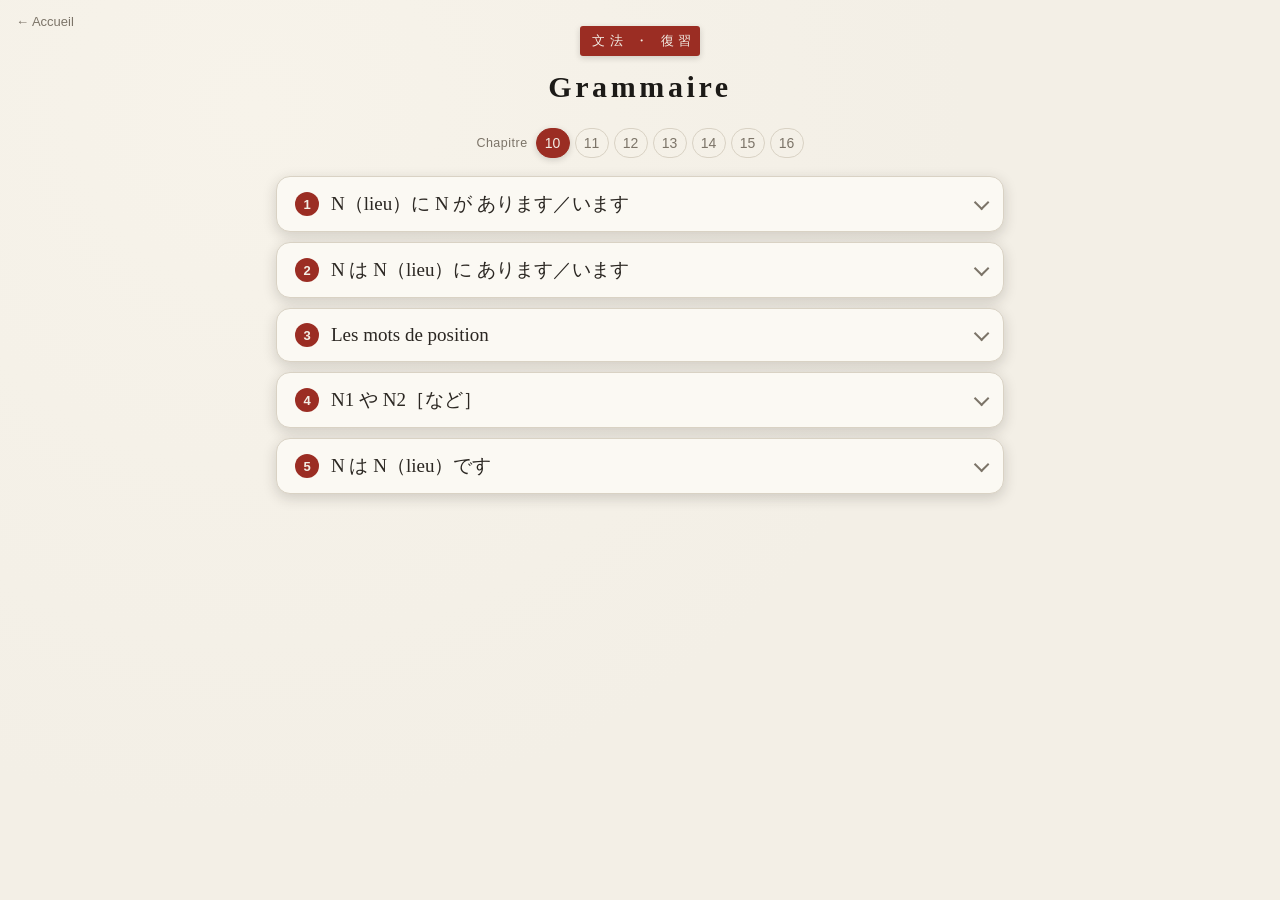
<file: grammaire_10.html>
<!DOCTYPE html>
<html lang="fr">
<head>
<meta charset="UTF-8">
<meta name="viewport" content="width=device-width, initial-scale=1.0, maximum-scale=1.0, user-scalable=no">
<meta name="apple-mobile-web-app-capable" content="yes">
<meta name="apple-mobile-web-app-title" content="Japonais">
<meta name="theme-color" content="#9b2d23">
<link rel="manifest" href="manifest.webmanifest">
<link rel="icon" type="image/png" href="icons/favicon-32.png">
<link rel="apple-touch-icon" href="icons/apple-touch-icon.png">
<script src="pwa.js" defer></script>
<title>Grammaire 10</title>
<link rel="stylesheet" href="cartes.css">
<link rel="stylesheet" href="grammaire.css">
</head>
<body>
<a class="home" href="index.html">&larr; Accueil</a>

<header>
  <span class="seal">文法 ・ 復習</span>
  <h1>Grammaire</h1>
</header>

<nav class="sheets" id="chapters"></nav>

<main id="lesson"></main>

<script>
const LESSON = {
chapter:10,
points:[
{
  title:"N（lieu）に N が あります／います",
  struct:["N（lieu）{p:に}　N {p:が}　あります（choses）","N（lieu）{p:に}　N {p:が}　います（êtres vivants）"],
  expl:"Dit <b>ce qui se trouve</b> dans un lieu. <b>あります</b> pour les objets et les plantes, <b>います</b> pour les personnes et les animaux. Le lieu prend に, ce qui existe prend が. Si la réponse est « rien / personne » : <b>何[なに]も ありません</b>, <b>だれも いません</b>.",
  ex:[
    {jp:"机[つくえ]の上[うえ]{p:に}本[ほん]{p:が}あります。",fr:"Il y a un livre sur le bureau."},
    {jp:"庭[にわ]{p:に}猫[ねこ]{p:が}います。",fr:"Il y a un chat dans le jardin."},
    {jp:"箱[はこ]の中[なか]{p:に}{q:何[なに]}{p:が}ありますか。…{q:何[なに]も}ありません。",fr:"Qu'y a-t-il dans la boîte ? … Il n'y a rien."},
    {jp:"教室[きょうしつ]{p:に}{q:だれ}{p:が}いますか。…{q:だれも}いません。",fr:"Qui y a-t-il dans la salle de classe ? … Il n'y a personne."}
  ],
  drill:{title:"【練習[れんしゅう]】 〜に〜があります／います",
  items:[
    {prompt:"机[つくえ]の上[うえ]・パソコン",a:"机[つくえ]の上[うえ]{p:に}パソコン{p:が}あります。",fr:"Il y a un ordinateur sur le bureau."},
    {prompt:"公園[こうえん]・子[こ]ども",a:"公園[こうえん]{p:に}子[こ]ども{p:が}います。",fr:"Il y a des enfants dans le parc."},
    {prompt:"冷蔵庫[れいぞうこ]の中[なか]・何[なに]（ビール）",q:"冷蔵庫[れいぞうこ]の中[なか]{p:に}{q:何[なに]}{p:が}ありますか。",a:"…ビール{p:が}あります。",fr:"Qu'y a-t-il dans le frigo ? … Il y a de la bière."},
    {prompt:"部屋[へや]・だれ（だれも）",q:"部屋[へや]{p:に}{q:だれ}{p:が}いますか。",a:"…{q:だれも}いません。",fr:"Qui y a-t-il dans la chambre ? … Il n'y a personne."}
  ]}
},
{
  title:"N は N（lieu）に あります／います",
  struct:["N {p:は}　N（lieu）{p:に}　あります／います","N {p:は}　{q:どこ}{p:に}　ありますか／いますか"],
  expl:"Ici, la chose ou la personne est déjà connue : c'est le <b>thème</b> (は), et on dit <b>où</b> elle se trouve. On le demande avec どこに ありますか／いますか.",
  ex:[
    {jp:"ミラーさん{p:は}会議室[かいぎしつ]{p:に}います。",fr:"M. Miller est dans la salle de réunion."},
    {jp:"かぎ{p:は}{q:どこ}{p:に}ありますか。…かばんの中[なか]{p:に}あります。",fr:"Où est la clé ? … Elle est dans le sac."},
    {jp:"東京[とうきょう]ディズニーランド{p:は}千葉県[ちばけん]{p:に}あります。",fr:"Tokyo Disneyland se trouve dans la préfecture de Chiba."}
  ],
  drill:{title:"【練習[れんしゅう]】 〜はどこにありますか／いますか",
  items:[
    {prompt:"銀行[ぎんこう]・駅[えき]の前[まえ]",q:"銀行[ぎんこう]{p:は}{q:どこ}{p:に}ありますか。",a:"…駅[えき]の前[まえ]{p:に}あります。",fr:"Où est la banque ? … Devant la gare."},
    {prompt:"田中[たなか]さん・ロビー",q:"田中[たなか]さん{p:は}{q:どこ}{p:に}いますか。",a:"…ロビー{p:に}います。",fr:"Où est M. Tanaka ? … Dans le hall."},
    {prompt:"電話[でんわ]・あそこ",q:"電話[でんわ]{p:は}{q:どこ}{p:に}ありますか。",a:"…あそこ{p:に}あります。",fr:"Où est le téléphone ? … Là-bas."}
  ]}
},
{
  title:"Les mots de position",
  struct:["N の　上[うえ]・下[した]・前[まえ]・後[うし]ろ・右[みぎ]・左[ひだり]","N の　中[なか]・外[そと]・隣[となり]・近[ちか]く","N1 {p:と} N2 {p:の}　間[あいだ]"],
  expl:"Le mot de position se place <b>après</b> le nom, relié par の. On ajoute ensuite に pour dire où se trouve quelque chose, ou で pour dire où se passe une action. <b>N1 と N2 の 間[あいだ]</b> = « entre N1 et N2 ».",
  ex:[
    {jp:"犬[いぬ]は車[くるま]の下[した]{p:に}います。",fr:"Le chien est sous la voiture."},
    {jp:"駅[えき]の近[ちか]く{p:に}コンビニがあります。",fr:"Il y a une supérette près de la gare."},
    {jp:"本屋[ほんや]は花屋[はなや]{p:と}スーパー{p:の}間[あいだ]{p:に}あります。",fr:"La librairie est entre le fleuriste et le supermarché."},
    {jp:"郵便局[ゆうびんきょく]の隣[となり]{p:で}友達[ともだち]に会[あ]いました。",fr:"J'ai rencontré un ami à côté de la poste. (action → で)"}
  ],
  drill:{title:"【練習[れんしゅう]】",
  items:[
    {prompt:"ねこ・いすの下[した]",a:"ねこはいすの下[した]{p:に}います。",fr:"Le chat est sous la chaise."},
    {prompt:"銀行[ぎんこう]・郵便局[ゆうびんきょく]とデパートの間[あいだ]",a:"銀行[ぎんこう]は郵便局[ゆうびんきょく]{p:と}デパート{p:の}間[あいだ]{p:に}あります。",fr:"La banque est entre la poste et le grand magasin."},
    {prompt:"駅[えき]の前[まえ]・何[なに]（バス停[てい]）",q:"駅[えき]の前[まえ]{p:に}{q:何[なに]}{p:が}ありますか。",a:"…バス停[てい]{p:が}あります。",fr:"Qu'y a-t-il devant la gare ? … Un arrêt de bus."},
    {prompt:"子[こ]ども・木[き]の後[うし]ろ",a:"子[こ]どもは木[き]の後[うし]ろ{p:に}います。",fr:"L'enfant est derrière l'arbre."}
  ]}
},
{
  title:"N1 や N2［など］",
  struct:["N1 {p:や} N2［{p:など}］"],
  expl:"Énumère <b>quelques exemples</b> parmi d'autres, alors que と donne la liste complète. など à la fin renforce l'idée de « etc. ».",
  ex:[
    {jp:"箱[はこ]の中[なか]に手紙[てがみ]{p:や}写真[しゃしん]があります。",fr:"Dans la boîte, il y a des lettres, des photos (entre autres)."},
    {jp:"冷蔵庫[れいぞうこ]に卵[たまご]{p:や}牛乳[ぎゅうにゅう]{p:など}があります。",fr:"Dans le frigo, il y a des œufs, du lait, etc."}
  ],
  drill:{title:"【練習[れんしゅう]】",
  items:[
    {prompt:"かばんの中[なか]・本[ほん]・ノート",a:"かばんの中[なか]に本[ほん]{p:や}ノート{p:など}があります。",fr:"Dans le sac, il y a des livres, des cahiers, etc."},
    {prompt:"駅[えき]の近[ちか]く・レストラン・銀行[ぎんこう]",a:"駅[えき]の近[ちか]くにレストラン{p:や}銀行[ぎんこう]{p:など}があります。",fr:"Près de la gare, il y a des restaurants, des banques, etc."}
  ]}
},
{
  title:"N は N（lieu）です",
  struct:["N {p:は}　N（lieu）です。"],
  expl:"À l'oral, quand on sait déjà de quoi on parle, 〜に あります／います peut être remplacé simplement par <b>です</b>.",
  ex:[
    {jp:"トイレは{q:どこ}ですか。…あそこです。",fr:"Où sont les toilettes ? … Là-bas."},
    {jp:"ミラーさんは会議室[かいぎしつ]です。",fr:"M. Miller est dans la salle de réunion."}
  ]
}
]};
</script>
<script src="grammaire.js"></script>
</body>
</html>
</file>
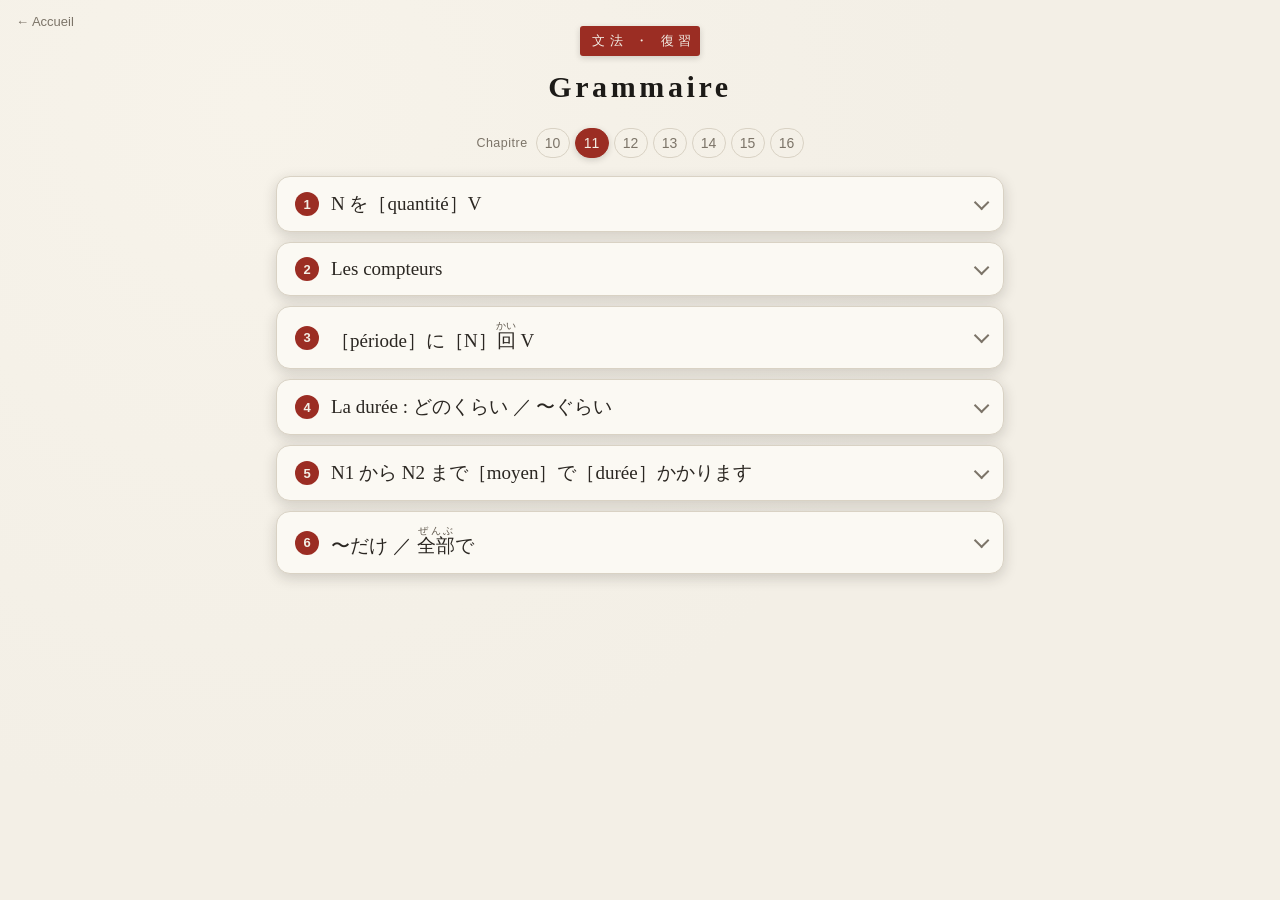
<file: grammaire_11.html>
<!DOCTYPE html>
<html lang="fr">
<head>
<meta charset="UTF-8">
<meta name="viewport" content="width=device-width, initial-scale=1.0, maximum-scale=1.0, user-scalable=no">
<meta name="apple-mobile-web-app-capable" content="yes">
<meta name="apple-mobile-web-app-title" content="Japonais">
<meta name="theme-color" content="#9b2d23">
<link rel="manifest" href="manifest.webmanifest">
<link rel="icon" type="image/png" href="icons/favicon-32.png">
<link rel="apple-touch-icon" href="icons/apple-touch-icon.png">
<script src="pwa.js" defer></script>
<title>Grammaire 11</title>
<link rel="stylesheet" href="cartes.css">
<link rel="stylesheet" href="grammaire.css">
</head>
<body>
<a class="home" href="index.html">&larr; Accueil</a>

<header>
  <span class="seal">文法 ・ 復習</span>
  <h1>Grammaire</h1>
</header>

<nav class="sheets" id="chapters"></nav>

<main id="lesson"></main>

<script>
const LESSON = {
chapter:11,
points:[
{
  title:"N を［quantité］V",
  struct:["N {p:を}／{p:が}　{adj:nombre + compteur}　V"],
  expl:"La quantité se place <b>juste devant le verbe</b>, sans particule. On la demande avec いくつ (objets), 何人[なんにん] (personnes), 何枚[なんまい], 何台[なんだい]…",
  ex:[
    {jp:"りんご{p:を}{adj:4つ}買[か]いました。",fr:"J'ai acheté quatre pommes."},
    {jp:"会社[かいしゃ]に車[くるま]{p:が}{adj:3台[だい]}あります。",fr:"L'entreprise a trois voitures."},
    {jp:"教室[きょうしつ]に学生[がくせい]{p:が}{q:何人[なんにん]}いますか。…{adj:12人[にん]}います。",fr:"Combien d'étudiants y a-t-il dans la classe ? … Il y en a douze."}
  ],
  drill:{title:"【練習[れんしゅう]】",
  items:[
    {prompt:"卵[たまご]・6つ・買[か]います",a:"卵[たまご]{p:を}{adj:6つ}買[か]いました。",fr:"J'ai acheté six œufs."},
    {prompt:"封筒[ふうとう]・10枚[まい]・ください",a:"封筒[ふうとう]{p:を}{adj:10枚[まい]}ください。",fr:"Dix enveloppes, s'il vous plaît."},
    {prompt:"兄弟[きょうだい]・何人[なんにん]（3人[にん]）",q:"兄弟[きょうだい]{p:が}{q:何人[なんにん]}いますか。",a:"…{adj:3人[にん]}います。",fr:"Combien de frères et sœurs as-tu ? … Trois."},
    {prompt:"自転車[じてんしゃ]・2台[だい]・あります",a:"うちに自転車[じてんしゃ]{p:が}{adj:2台[だい]}あります。",fr:"À la maison, il y a deux vélos."}
  ]}
},
{
  title:"Les compteurs",
  struct:["〜つ（objets）: ひとつ、ふたつ、みっつ… とお ／ {q:いくつ}","〜人[にん]（personnes）: ひとり、ふたり、三人[さんにん]、四人[よにん]… ／ {q:何人[なんにん]}","〜枚[まい]（objets plats）・〜台[だい]（machines, véhicules）・〜回[かい]（fois）"],
  expl:"Le compteur dépend de ce qu'on compte. Les ～つ s'arrêtent à 10 (とお). Pour les personnes, <b>1 et 2</b> sont irréguliers (<b>ひとり、ふたり</b>), et 4 se dit <b>よにん</b>.",
  ex:[
    {jp:"家族[かぞく]は{q:何人[なんにん]}ですか。…{adj:四人[よにん]}です。",fr:"Vous êtes combien dans la famille ? … Quatre."},
    {jp:"みかんを{q:いくつ}買[か]いましたか。…{adj:8つ}買[か]いました。",fr:"Combien de mandarines as-tu achetées ? … Huit."},
    {jp:"日本人[にほんじん]の友達[ともだち]が{adj:ひとり}います。",fr:"J'ai un ami japonais."}
  ]
},
{
  title:"［période］に［N］回[かい] V",
  struct:["période {p:に}　{adj:N回[かい]}　V"],
  expl:"Indique une <b>fréquence</b> : combien de fois dans une période donnée. La période prend に.",
  ex:[
    {jp:"1週間[しゅうかん]{p:に}{adj:2回[かい]}テニスをします。",fr:"Je joue au tennis deux fois par semaine."},
    {jp:"1か月[げつ]{p:に}{adj:1回[かい]}映画[えいが]を見[み]ます。",fr:"Je regarde un film une fois par mois."}
  ],
  drill:{title:"【練習[れんしゅう]】",
  items:[
    {prompt:"1日[にち]・3回[かい]・歯[は]をみがきます",a:"1日[にち]{p:に}{adj:3回[かい]}歯[は]をみがきます。",fr:"Je me brosse les dents trois fois par jour."},
    {prompt:"1年[ねん]・1回[かい]・国[くに]へ帰[かえ]ります",a:"1年[ねん]{p:に}{adj:1回[かい]}国[くに]へ帰[かえ]ります。",fr:"Je rentre dans mon pays une fois par an."}
  ]}
},
{
  title:"La durée : どのくらい ／ 〜ぐらい",
  struct:["{q:どのくらい}　V か。","… {adj:〜時間[じかん]・〜日[にち]・〜週間[しゅうかん]・〜か月[げつ]・〜年[ねん]}（ぐらい）　V"],
  expl:"La durée se place devant le verbe, <b>sans particule</b>. On la demande avec <b>どのくらい</b>. <b>ぐらい</b> après un nombre veut dire « environ ».",
  ex:[
    {jp:"日本語[にほんご]を{q:どのくらい}勉強[べんきょう]しましたか。…{adj:3か月[げつ]}勉強[べんきょう]しました。",fr:"Combien de temps as-tu étudié le japonais ? … Trois mois."},
    {jp:"毎晩[まいばん]{adj:7時間[じかん]ぐらい}寝[ね]ます。",fr:"Je dors environ sept heures chaque nuit."}
  ]
},
{
  title:"N1 から N2 まで［moyen］で［durée］かかります",
  struct:["N1 から N2 まで　moyen {p:で}　{adj:durée}　かかります"],
  expl:"Dit le <b>temps nécessaire</b> pour aller d'un endroit à un autre. À pied se dit <b>歩[ある]いて</b> (sans で).",
  ex:[
    {jp:"うちから駅[えき]まで自転車[じてんしゃ]{p:で}{adj:10分[ぷん]}かかります。",fr:"De chez moi à la gare, il faut dix minutes à vélo."},
    {jp:"東京[とうきょう]から大阪[おおさか]まで新幹線[しんかんせん]{p:で}{q:どのくらい}かかりますか。…{adj:2時間半[じかんはん]ぐらい}かかります。",fr:"Combien de temps faut-il de Tokyo à Osaka en shinkansen ? … Environ deux heures et demie."}
  ],
  drill:{title:"【練習[れんしゅう]】",
  items:[
    {prompt:"うち・会社[かいしゃ]・電車[でんしゃ]・40分[ぷん]",a:"うちから会社[かいしゃ]まで電車[でんしゃ]{p:で}{adj:40分[ぷん]}かかります。",fr:"De chez moi au bureau, il faut 40 minutes en train."},
    {prompt:"スイス・日本[にほん]・飛行機[ひこうき]・14時間[じかん]ぐらい",a:"スイスから日本[にほん]まで飛行機[ひこうき]{p:で}{adj:14時間[じかん]ぐらい}かかります。",fr:"De la Suisse au Japon, il faut environ 14 heures en avion."},
    {prompt:"駅[えき]・大学[だいがく]・歩[ある]いて・15分[ふん]",a:"駅[えき]から大学[だいがく]まで歩[ある]いて{adj:15分[ふん]}かかります。",fr:"De la gare à l'université, il faut 15 minutes à pied."}
  ]}
},
{
  title:"〜だけ ／ 全部[ぜんぶ]で",
  struct:["quantité ／ N ＋ {adj:だけ}","N を quantité ください。… {adj:全部[ぜんぶ]で}〜です。"],
  expl:"<b>だけ</b> = « seulement ». <b>全部[ぜんぶ]で</b> = « en tout, au total », par exemple pour un prix.",
  ex:[
    {jp:"休[やす]みは日曜日[にちようび]{adj:だけ}です。",fr:"Je n'ai congé que le dimanche."},
    {jp:"日本人[にほんじん]の友達[ともだち]がひとり{adj:だけ}います。",fr:"Je n'ai qu'un seul ami japonais."},
    {jp:"りんごを3つください。…{adj:全部[ぜんぶ]で}300円[えん]です。",fr:"Trois pommes, s'il vous plaît. … Ça fait 300 yens en tout."}
  ]
}
]};
</script>
<script src="grammaire.js"></script>
</body>
</html>
</file>
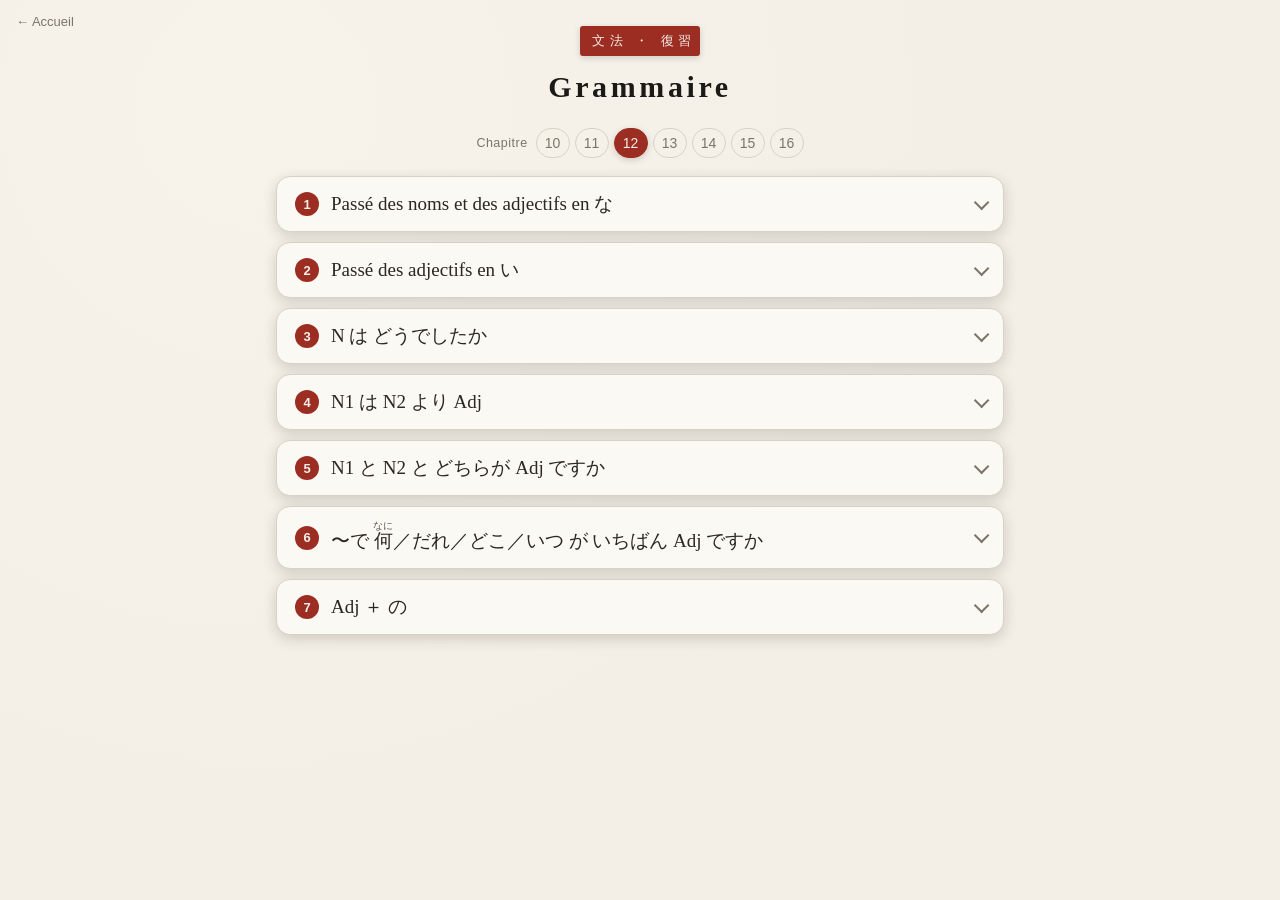
<file: grammaire_12.html>
<!DOCTYPE html>
<html lang="fr">
<head>
<meta charset="UTF-8">
<meta name="viewport" content="width=device-width, initial-scale=1.0, maximum-scale=1.0, user-scalable=no">
<meta name="apple-mobile-web-app-capable" content="yes">
<meta name="apple-mobile-web-app-title" content="Japonais">
<meta name="theme-color" content="#9b2d23">
<link rel="manifest" href="manifest.webmanifest">
<link rel="icon" type="image/png" href="icons/favicon-32.png">
<link rel="apple-touch-icon" href="icons/apple-touch-icon.png">
<script src="pwa.js" defer></script>
<title>Grammaire 12</title>
<link rel="stylesheet" href="cartes.css">
<link rel="stylesheet" href="grammaire.css">
</head>
<body>
<a class="home" href="index.html">&larr; Accueil</a>

<header>
  <span class="seal">文法 ・ 復習</span>
  <h1>Grammaire</h1>
</header>

<nav class="sheets" id="chapters"></nav>

<main id="lesson"></main>

<script>
const LESSON = {
chapter:12,
points:[
{
  title:"Passé des noms et des adjectifs en な",
  struct:["N ／ な-adj　{adj:でした}","N ／ な-adj　{adj:じゃありませんでした}"],
  expl:"Au passé, です devient <b>でした</b>, et じゃありません devient <b>じゃありませんでした</b> (ou では ありませんでした, plus soutenu).",
  ex:[
    {jp:"きのうは雨[あめ]{adj:でした}。",fr:"Hier, il a plu."},
    {jp:"10年前[ねんまえ]、この町[まち]は静[しず]か{adj:でした}。",fr:"Il y a dix ans, cette ville était calme."},
    {jp:"先週[せんしゅう]の試験[しけん]は簡単[かんたん]{adj:じゃありませんでした}。",fr:"L'examen de la semaine dernière n'était pas facile."}
  ],
  drill:{title:"【練習[れんしゅう]】",
  items:[
    {prompt:"きのう・休[やす]み",a:"きのうは休[やす]み{adj:でした}。",fr:"Hier, j'étais en congé."},
    {prompt:"パーティー・にぎやか",a:"パーティーはにぎやか{adj:でした}。",fr:"La fête était animée."},
    {prompt:"ホテル・きれい（négatif）",a:"ホテルはきれい{adj:じゃありませんでした}。",fr:"L'hôtel n'était pas propre."}
  ]}
},
{
  title:"Passé des adjectifs en い",
  struct:["い-adj : 〜{adj:い}です → 〜{adj:かった}です","〜{adj:い}です → 〜{adj:くなかった}です","いい → {adj:よかった}です ／ {adj:よくなかった}です"],
  expl:"On remplace le い final par <b>かったです</b> (passé) ou <b>くなかったです</b> (passé négatif). Attention à l'exception <b>いい → よかった</b>.",
  ex:[
    {jp:"旅行[りょこう]は楽[たの]し{adj:かった}です。",fr:"Le voyage était très agréable."},
    {jp:"きのうは寒[さむ]{adj:くなかった}です。",fr:"Hier, il ne faisait pas froid."},
    {jp:"天気[てんき]は{adj:よかった}です。",fr:"Il faisait beau."}
  ],
  drill:{title:"【練習[れんしゅう]】",
  items:[
    {prompt:"パーティー・楽[たの]しい",a:"パーティーは楽[たの]し{adj:かった}です。",fr:"On s'est bien amusés à la fête."},
    {prompt:"テスト・難[むずか]しい（négatif）",a:"テストは難[むずか]し{adj:くなかった}です。",fr:"Le test n'était pas difficile."},
    {prompt:"天気[てんき]・いい（négatif）",a:"天気[てんき]は{adj:よくなかった}です。",fr:"Il ne faisait pas beau."},
    {prompt:"きのうの映画[えいが]・おもしろい",a:"きのうの映画[えいが]はおもしろ{adj:かった}です。",fr:"Le film d'hier était intéressant."}
  ]}
},
{
  title:"N は どうでしたか",
  struct:["N は {q:どう}でしたか。… Adj（passé）です。"],
  expl:"Demande une <b>impression</b> sur une chose passée (voyage, examen, fête…). On répond avec un adjectif au passé.",
  ex:[
    {jp:"京都[きょうと]は{q:どう}でしたか。…とてもきれい{adj:でした}。",fr:"Comment était Kyoto ? … C'était très beau."},
    {jp:"試験[しけん]は{q:どう}でしたか。…難[むずか]し{adj:かった}です。",fr:"Comment était l'examen ? … Il était difficile."}
  ]
},
{
  title:"N1 は N2 より Adj",
  struct:["N1 {p:は}　N2 {p:より}　（ずっと）　Adj です。"],
  expl:"<b>Comparaison</b> : N1 est plus … que N2. <b>より</b> se place après l'élément de comparaison. <b>ずっと</b> renforce : « beaucoup plus ».",
  ex:[
    {jp:"東京[とうきょう]{p:は}大阪[おおさか]{p:より}大[おお]きいです。",fr:"Tokyo est plus grand qu'Osaka."},
    {jp:"新幹線[しんかんせん]{p:は}バス{p:より}{adj:ずっと}速[はや]いです。",fr:"Le shinkansen est beaucoup plus rapide que le bus."}
  ],
  drill:{title:"【練習[れんしゅう]】",
  items:[
    {prompt:"日本[にほん]・スイス・大[おお]きい",a:"日本[にほん]{p:は}スイス{p:より}大[おお]きいです。",fr:"Le Japon est plus grand que la Suisse."},
    {prompt:"冬[ふゆ]・夏[なつ]・寒[さむ]い",a:"冬[ふゆ]{p:は}夏[なつ]{p:より}寒[さむ]いです。",fr:"L'hiver est plus froid que l'été."},
    {prompt:"電車[でんしゃ]・バス・ずっと・便利[べんり]",a:"電車[でんしゃ]{p:は}バス{p:より}{adj:ずっと}便利[べんり]です。",fr:"Le train est beaucoup plus pratique que le bus."}
  ]}
},
{
  title:"N1 と N2 と どちらが Adj ですか",
  struct:["N1 {p:と} N2 {p:と}　{q:どちら}{p:が}　Adj ですか。","… N {p:の}ほう{p:が}　Adj です。 ／ {q:どちらも}　Adj です。"],
  expl:"Demande de <b>choisir entre deux</b>. On répond <b>N の ほうが</b> (« plutôt N »), ou <b>どちらも</b> (« les deux »).",
  ex:[
    {jp:"コーヒー{p:と}紅茶[こうちゃ]{p:と}{q:どちら}{p:が}好[す]きですか。…コーヒー{p:の}ほう{p:が}好[す]きです。",fr:"Tu préfères le café ou le thé ? … Je préfère le café."},
    {jp:"山[やま]{p:と}海[うみ]{p:と}{q:どちら}{p:が}いいですか。…{q:どちらも}いいです。",fr:"La montagne ou la mer, qu'est-ce qui est mieux ? … Les deux."}
  ],
  drill:{title:"【練習[れんしゅう]】",
  items:[
    {prompt:"肉[にく]・魚[さかな]・好[す]き（魚[さかな]）",q:"肉[にく]{p:と}魚[さかな]{p:と}{q:どちら}{p:が}好[す]きですか。",a:"…魚[さかな]{p:の}ほう{p:が}好[す]きです。",fr:"Tu préfères la viande ou le poisson ? … Le poisson."},
    {prompt:"東京[とうきょう]・京都[きょうと]・古[ふる]い（京都[きょうと]）",q:"東京[とうきょう]{p:と}京都[きょうと]{p:と}{q:どちら}{p:が}古[ふる]いですか。",a:"…京都[きょうと]{p:の}ほう{p:が}古[ふる]いです。",fr:"Quelle ville est la plus ancienne, Tokyo ou Kyoto ? … Kyoto."},
    {prompt:"電車[でんしゃ]・バス・速[はや]い（電車[でんしゃ]）",q:"電車[でんしゃ]{p:と}バス{p:と}{q:どちら}{p:が}速[はや]いですか。",a:"…電車[でんしゃ]{p:の}ほう{p:が}速[はや]いです。",fr:"Lequel est le plus rapide, le train ou le bus ? … Le train."}
  ]}
},
{
  title:"〜で 何[なに]／だれ／どこ／いつ が いちばん Adj ですか",
  struct:["domaine［の 中[なか]］{p:で}　{q:何[なに]／だれ／どこ／いつ}{p:が}　{adj:いちばん}　Adj ですか。"],
  expl:"<b>Superlatif</b> : « le plus … » dans un ensemble. L'ensemble prend <b>で</b> (ou の 中[なか]で), et <b>いちばん</b> se place devant l'adjectif. Le mot interrogatif dépend de ce qu'on cherche : chose, personne, lieu, moment.",
  ex:[
    {jp:"季節[きせつ]{p:で}{q:いつ}{p:が}{adj:いちばん}好[す]きですか。…秋[あき]{p:が}{adj:いちばん}好[す]きです。",fr:"Quelle saison préfères-tu ? … L'automne."},
    {jp:"家族[かぞく]{p:で}{q:だれ}{p:が}{adj:いちばん}背[せ]が高[たか]いですか。…父[ちち]{p:が}{adj:いちばん}高[たか]いです。",fr:"Qui est le plus grand de ta famille ? … Mon père."},
    {jp:"日本料理[にほんりょうり]{p:の}中[なか]{p:で}{q:何[なに]}{p:が}{adj:いちばん}おいしいですか。…すし{p:が}{adj:いちばん}おいしいです。",fr:"Quel est le plat japonais le plus délicieux ? … Les sushis."}
  ],
  drill:{title:"【練習[れんしゅう]】",
  items:[
    {prompt:"スポーツ・何[なに]・好[す]き（サッカー）",q:"スポーツ{p:で}{q:何[なに]}{p:が}{adj:いちばん}好[す]きですか。",a:"…サッカー{p:が}{adj:いちばん}好[す]きです。",fr:"Quel sport préfères-tu ? … Le football."},
    {prompt:"ヨーロッパ・どこ・好[す]き（イタリア）",q:"ヨーロッパ{p:で}{q:どこ}{p:が}{adj:いちばん}好[す]きですか。",a:"…イタリア{p:が}{adj:いちばん}好[す]きです。",fr:"Quel pays d'Europe préfères-tu ? … L'Italie."},
    {prompt:"クラス・だれ・若[わか]い（リーさん）",q:"クラス{p:で}{q:だれ}{p:が}{adj:いちばん}若[わか]いですか。",a:"…リーさん{p:が}{adj:いちばん}若[わか]いです。",fr:"Qui est le plus jeune de la classe ? … Lee."}
  ]}
},
{
  title:"Adj ＋ の",
  struct:["Adj ＋ {p:の}（＝ le nom déjà connu）"],
  expl:"<b>の</b> remplace un nom dont on vient de parler, pour ne pas le répéter : 赤[あか]いの = « le rouge (le … rouge) ».",
  ex:[
    {jp:"赤[あか]いかさと白[しろ]いかさと、どちらがいいですか。…赤[あか]い{p:の}がいいです。",fr:"Le parapluie rouge ou le blanc ? … Le rouge."},
    {jp:"このかばんは高[たか]いですね。もっと安[やす]い{p:の}はありますか。",fr:"Ce sac est cher. Vous en avez un moins cher ?"}
  ]
}
]};
</script>
<script src="grammaire.js"></script>
</body>
</html>
</file>
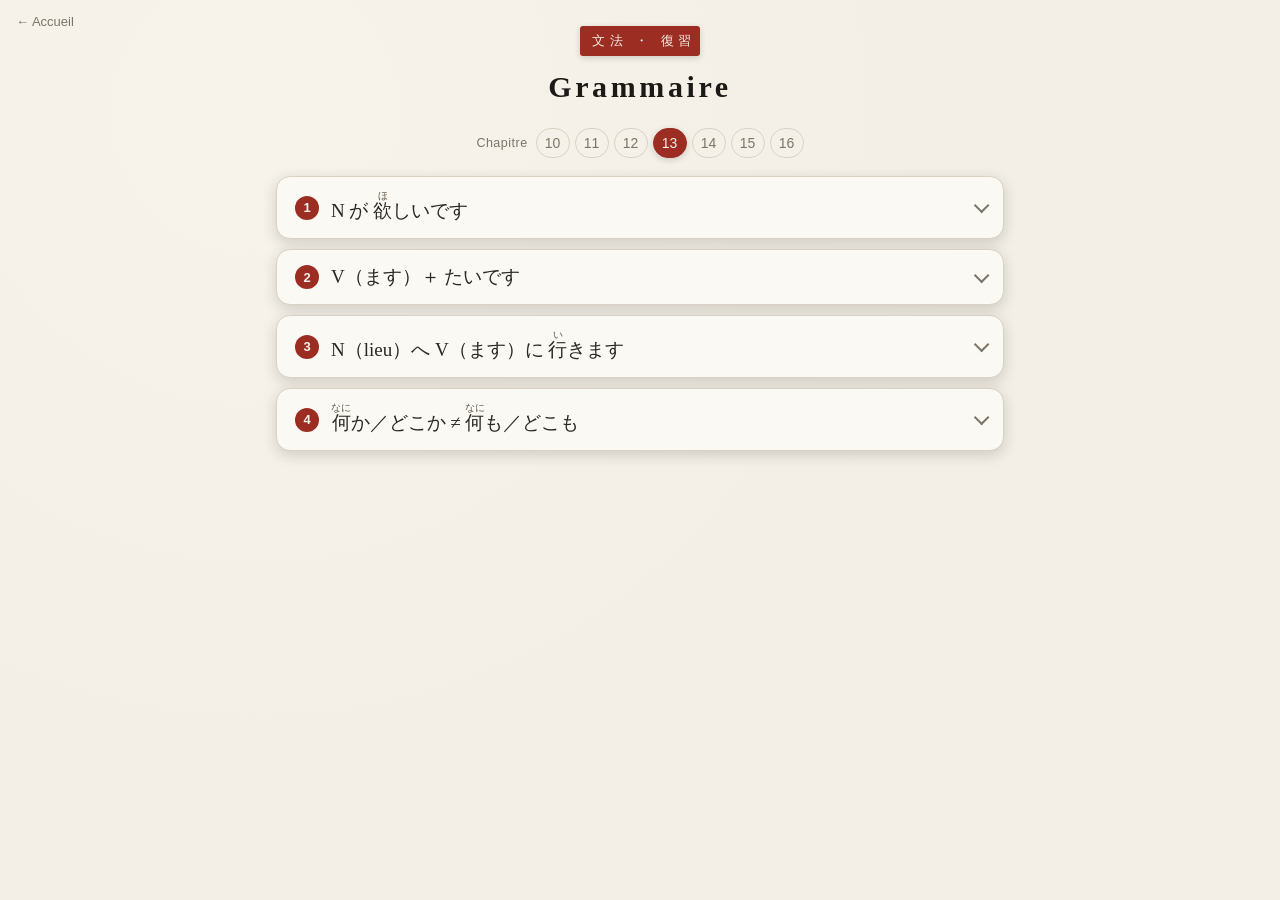
<file: grammaire_13.html>
<!DOCTYPE html>
<html lang="fr">
<head>
<meta charset="UTF-8">
<meta name="viewport" content="width=device-width, initial-scale=1.0, maximum-scale=1.0, user-scalable=no">
<meta name="apple-mobile-web-app-capable" content="yes">
<meta name="apple-mobile-web-app-title" content="Japonais">
<meta name="theme-color" content="#9b2d23">
<link rel="manifest" href="manifest.webmanifest">
<link rel="icon" type="image/png" href="icons/favicon-32.png">
<link rel="apple-touch-icon" href="icons/apple-touch-icon.png">
<script src="pwa.js" defer></script>
<title>Grammaire 13</title>
<link rel="stylesheet" href="cartes.css">
<link rel="stylesheet" href="grammaire.css">
</head>
<body>
<a class="home" href="index.html">&larr; Accueil</a>

<header>
  <span class="seal">文法 ・ 復習</span>
  <h1>Grammaire</h1>
</header>

<nav class="sheets" id="chapters"></nav>

<main id="lesson"></main>

<script>
const LESSON = {
chapter:13,
points:[
{
  title:"N が 欲[ほ]しいです",
  struct:["N {p:が}　{adj:欲[ほ]しい}です。","{q:何[なに]}{p:が}／{q:どんな} N {p:が}　欲[ほ]しいですか。"],
  expl:"Exprime le <b>désir d'avoir</b> quelque chose. L'objet désiré prend <b>が</b>. 欲[ほ]しい se conjugue comme un adjectif en い : 欲[ほ]しくないです, 欲[ほ]しかったです. On l'emploie pour soi, ou pour poser la question à son interlocuteur — pas pour parler du désir de quelqu'un d'autre.",
  ex:[
    {jp:"新[あたら]しいパソコン{p:が}{adj:欲[ほ]しい}です。",fr:"Je veux un nouvel ordinateur."},
    {jp:"今[いま]、{q:何[なに]}{p:が}いちばん{adj:欲[ほ]しい}ですか。…車[くるま]{p:が}{adj:欲[ほ]しい}です。",fr:"Qu'est-ce que tu veux le plus en ce moment ? … Une voiture."},
    {jp:"{q:どんな}靴[くつ]{p:が}{adj:欲[ほ]しい}ですか。…白[しろ]い靴[くつ]{p:が}{adj:欲[ほ]しい}です。",fr:"Quel genre de chaussures veux-tu ? … Des chaussures blanches."},
    {jp:"子[こ]どもは{adj:欲[ほ]しくない}です。",fr:"Je ne veux pas d'enfants."}
  ],
  drill:{title:"【練習[れんしゅう]】",
  items:[
    {prompt:"大[おお]きい冷蔵庫[れいぞうこ]",a:"大[おお]きい冷蔵庫[れいぞうこ]{p:が}{adj:欲[ほ]しい}です。",fr:"Je veux un grand frigo."},
    {prompt:"どんなカメラ（軽[かる]い）",q:"{q:どんな}カメラ{p:が}{adj:欲[ほ]しい}ですか。",a:"…軽[かる]いカメラ{p:が}{adj:欲[ほ]しい}です。",fr:"Quel genre d'appareil photo veux-tu ? … Un appareil léger."}
  ]}
},
{
  title:"V（ます）＋ たいです",
  struct:["V（radical en ます）＋ {adj:たい}です","{adj:たくない}です ／ {adj:たかった}です ／ {adj:たくなかった}です"],
  expl:"Exprime le <b>désir de faire</b> quelque chose : on enlève ます et on ajoute <b>たいです</b> (食[た]べます → 食[た]べたいです). L'objet peut prendre を ou が. たい se conjugue comme un adjectif en い.",
  ex:[
    {jp:"日本[にほん]へ{adj:行[い]きたい}です。",fr:"Je veux aller au Japon."},
    {jp:"{q:何[なに]}{p:が}食[た]べたいですか。…すし{p:が}{adj:食[た]べたい}です。",fr:"Qu'est-ce que tu veux manger ? … Des sushis."},
    {jp:"今日[きょう]は{q:どこ}{p:も}{adj:行[い]きたくない}です。",fr:"Aujourd'hui, je ne veux aller nulle part."}
  ],
  drill:{title:"【練習[れんしゅう]】",
  items:[
    {prompt:"新[あたら]しい車[くるま]を買[か]います",a:"新[あたら]しい車[くるま]を{adj:買[か]いたい}です。",fr:"Je veux acheter une nouvelle voiture."},
    {prompt:"疲[つか]れました・休[やす]みます",a:"疲[つか]れました。{adj:休[やす]みたい}です。",fr:"Je suis fatigué. Je veux me reposer."},
    {prompt:"今日[きょう]・何[なに]も・食[た]べます（négatif）",a:"今日[きょう]は{q:何[なに]}{p:も}{adj:食[た]べたくない}です。",fr:"Aujourd'hui, je ne veux rien manger."},
    {prompt:"去年[きょねん]・日本[にほん]へ行[い]きます（passé）",a:"去年[きょねん]、日本[にほん]へ{adj:行[い]きたかった}です。",fr:"L'an dernier, je voulais aller au Japon."}
  ]}
},
{
  title:"N（lieu）へ V（ます）に 行[い]きます",
  struct:["lieu {p:へ}　V（radical en ます）{p:に}　行[い]きます／来[き]ます／帰[かえ]ります","lieu {p:へ}　N（action）{p:に}　行[い]きます"],
  expl:"Indique le <b>but d'un déplacement</b> : « aller (quelque part) pour faire… ». On met le radical du verbe (sans ます) + に. Avec un nom d'action (散歩[さんぽ]、買[か]い物[もの]、食事[しょくじ]、旅行[りょこう]…), on met directement N + に.",
  ex:[
    {jp:"デパートへ靴[くつ]を{adj:買[か]い}{p:に}行[い]きます。",fr:"Je vais au grand magasin acheter des chaussures."},
    {jp:"京都[きょうと]へ写真[しゃしん]を{adj:撮[と]り}{p:に}行[い]きました。",fr:"Je suis allé à Kyoto prendre des photos."},
    {jp:"日本[にほん]へ経済[けいざい]の{adj:勉強[べんきょう]}{p:に}来[き]ました。",fr:"Je suis venu au Japon pour étudier l'économie."}
  ],
  drill:{title:"【練習[れんしゅう]】",
  items:[
    {prompt:"図書館[としょかん]・本[ほん]を借[か]ります・行[い]きます",a:"図書館[としょかん]へ本[ほん]を{adj:借[か]り}{p:に}行[い]きます。",fr:"Je vais à la bibliothèque emprunter des livres."},
    {prompt:"公園[こうえん]・散歩[さんぽ]・行[い]きます",a:"公園[こうえん]へ{adj:散歩[さんぽ]}{p:に}行[い]きます。",fr:"Je vais me promener au parc."},
    {prompt:"うち・昼[ひる]ごはんを食[た]べます・帰[かえ]ります",a:"うちへ昼[ひる]ごはんを{adj:食[た]べ}{p:に}帰[かえ]ります。",fr:"Je rentre à la maison pour déjeuner."},
    {prompt:"スイス・スキー（します）・来[き]ました",a:"スイスへ{adj:スキー}{p:に}来[き]ました。",fr:"Je suis venu en Suisse pour skier."}
  ]}
},
{
  title:"何[なに]か／どこか ≠ 何[なに]も／どこも",
  struct:["{q:何[なに]か}・{q:どこか}（phrase affirmative ou question）","{q:何[なに]も}・{q:どこも}　＋ verbe négatif"],
  expl:"<b>何[なに]か</b> = « quelque chose », <b>どこか</b> = « quelque part ». Après eux, on peut omettre を et へ. Avec un verbe négatif, on emploie <b>何[なに]も</b> (« rien ») et <b>どこも</b> (« nulle part »).",
  ex:[
    {jp:"のどが渇[かわ]きましたね。{q:何[なに]か}飲[の]みたいです。",fr:"J'ai soif. Je voudrais boire quelque chose."},
    {jp:"冬休[ふゆやす]みは{q:どこか}行[い]きましたか。…いいえ、{q:どこも}行[い]きませんでした。",fr:"Tu es allé quelque part pendant les vacances d'hiver ? … Non, je ne suis allé nulle part."}
  ],
  drill:{title:"【練習[れんしゅう]】",
  items:[
    {prompt:"日曜日[にちようび]・どこか・行[い]きます（いいえ）",q:"日曜日[にちようび]、{q:どこか}行[い]きましたか。",a:"…いいえ、{q:どこも}行[い]きませんでした。",fr:"Tu es allé quelque part dimanche ? … Non, nulle part."},
    {prompt:"何[なに]か・食[た]べます（はい・パン）",q:"{q:何[なに]か}食[た]べましたか。",a:"…はい、パンを食[た]べました。",fr:"Tu as mangé quelque chose ? … Oui, du pain."}
  ]}
}
]};
</script>
<script src="grammaire.js"></script>
</body>
</html>
</file>
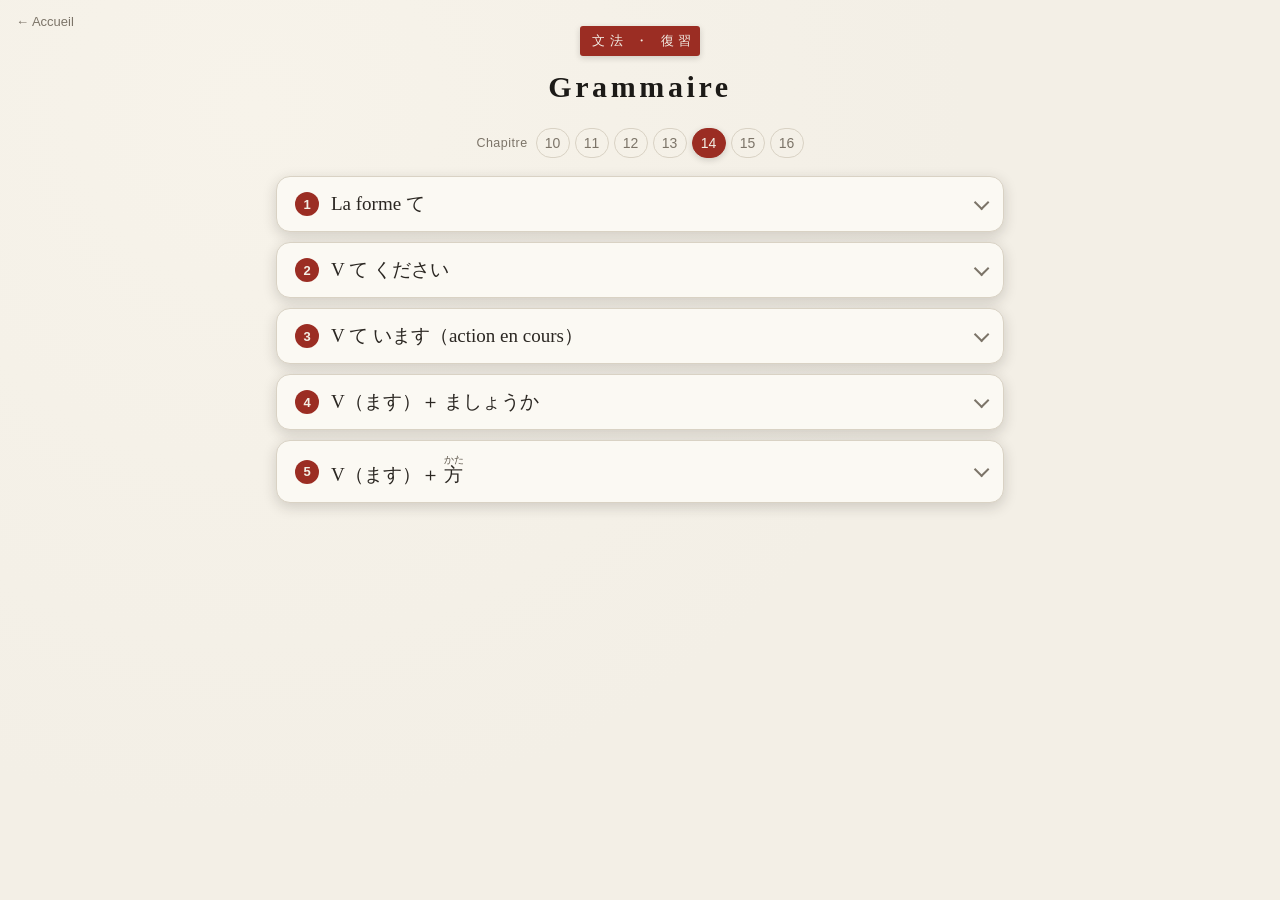
<file: grammaire_14.html>
<!DOCTYPE html>
<html lang="fr">
<head>
<meta charset="UTF-8">
<meta name="viewport" content="width=device-width, initial-scale=1.0, maximum-scale=1.0, user-scalable=no">
<meta name="apple-mobile-web-app-capable" content="yes">
<meta name="apple-mobile-web-app-title" content="Japonais">
<meta name="theme-color" content="#9b2d23">
<link rel="manifest" href="manifest.webmanifest">
<link rel="icon" type="image/png" href="icons/favicon-32.png">
<link rel="apple-touch-icon" href="icons/apple-touch-icon.png">
<script src="pwa.js" defer></script>
<title>Grammaire 14</title>
<link rel="stylesheet" href="cartes.css">
<link rel="stylesheet" href="grammaire.css">
</head>
<body>
<a class="home" href="index.html">&larr; Accueil</a>

<header>
  <span class="seal">文法 ・ 復習</span>
  <h1>Grammaire</h1>
</header>

<nav class="sheets" id="chapters"></nav>

<main id="lesson"></main>

<script>
const LESSON = {
chapter:14,
points:[
{
  title:"La forme て",
  struct:[
    "Groupe I : 書[か]きます → {te:書[か]いて}　急[いそ]ぎます → {te:急[いそ]いで}",
    "飲[の]みます → {te:飲[の]んで}　呼[よ]びます → {te:呼[よ]んで}",
    "買[か]います → {te:買[か]って}　待[ま]ちます → {te:待[ま]って}　帰[かえ]ります → {te:帰[かえ]って}",
    "話[はな]します → {te:話[はな]して}　exception : 行[い]きます → {te:行[い]って}",
    "Groupe II : 食[た]べます → {te:食[た]べて}　見[み]ます → {te:見[み]て}",
    "Groupe III : 来[き]ます → {te:来[き]て}　します → {te:して}"
  ],
  expl:"La forme て sert de base à de nombreuses structures : demander (〜てください), action en cours (〜ています), enchaîner des actions (chapitre 16)… Pour le groupe I, elle dépend de la syllabe avant ます : き→<b>いて</b>, ぎ→<b>いで</b>, み・び・に→<b>んで</b>, い・ち・り→<b>って</b>, し→<b>して</b>. Les feuilles de verbes permettent de la réviser.",
  ex:[
    {jp:"手紙[てがみ]を{te:書[か]いて}、出[だ]します。",fr:"J'écris une lettre et je l'envoie."}
  ],
  drill:{title:"【練習[れんしゅう]】 て形[けい]にしましょう。",
  items:[
    {prompt:"泳[およ]ぎます",a:"{te:泳[およ]いで}",fr:"Groupe I, ぎ → いで"},
    {prompt:"読[よ]みます",a:"{te:読[よ]んで}",fr:"Groupe I, み → んで"},
    {prompt:"待[ま]ちます",a:"{te:待[ま]って}",fr:"Groupe I, ち → って"},
    {prompt:"貸[か]します",a:"{te:貸[か]して}",fr:"Groupe I, し → して"},
    {prompt:"行[い]きます",a:"{te:行[い]って}",fr:"Exception : on ne dit pas « いいて »"},
    {prompt:"起[お]きます",a:"{te:起[お]きて}",fr:"Groupe II : ます → て"},
    {prompt:"来[き]ます",a:"{te:来[き]て}",fr:"Groupe III"},
    {prompt:"勉強[べんきょう]します",a:"{te:勉強[べんきょう]して}",fr:"Groupe III"}
  ]}
},
{
  title:"V て ください",
  struct:["（すみませんが、）V{te:て}　ください。"],
  expl:"<b>Demande polie</b> : « veuillez… ». すみませんが devant adoucit la demande. Avec どうぞ, c'est une invitation (« je vous en prie, … »). On l'utilise aussi pour donner des directions, par exemple dans un taxi.",
  ex:[
    {jp:"ここに名前[なまえ]を{te:書[か]いて}ください。",fr:"Écrivez votre nom ici, s'il vous plaît."},
    {jp:"すみませんが、ちょっと{te:待[ま]って}ください。",fr:"Excusez-moi, attendez un instant, s'il vous plaît."},
    {jp:"どうぞたくさん{te:食[た]べて}ください。",fr:"Je vous en prie, servez-vous."},
    {jp:"次[つぎ]の信号[しんごう]を右[みぎ]へ{te:曲[ま]がって}ください。あそこで{te:止[と]めて}ください。",fr:"Tournez à droite au prochain feu. Arrêtez-vous là-bas, s'il vous plaît."}
  ],
  drill:{title:"【練習[れんしゅう]】",
  items:[
    {prompt:"窓[まど]を開[あ]けます",a:"すみませんが、窓[まど]を{te:開[あ]けて}ください。",fr:"Excusez-moi, ouvrez la fenêtre, s'il vous plaît."},
    {prompt:"もう少[すこ]しゆっくり話[はな]します",a:"もう少[すこ]しゆっくり{te:話[はな]して}ください。",fr:"Parlez un peu plus lentement, s'il vous plaît."},
    {prompt:"塩[しお]を取[と]ります",a:"すみませんが、塩[しお]を{te:取[と]って}ください。",fr:"Excusez-moi, passez-moi le sel, s'il vous plaît."},
    {prompt:"写真[しゃしん]を見[み]せます",a:"写真[しゃしん]を{te:見[み]せて}ください。",fr:"Montrez-moi la photo, s'il vous plaît."}
  ]}
},
{
  title:"V て います（action en cours）",
  struct:["V{te:て}　います。 ／ V{te:て}　いません。"],
  expl:"Décrit une action <b>en train de se faire</b> : « être en train de… ». Au négatif : 〜て いません.",
  ex:[
    {jp:"今[いま]、雨[あめ]が{te:降[ふ]って}います。",fr:"Il est en train de pleuvoir."},
    {jp:"ミラーさんは今[いま]、{q:何[なに]}をしていますか。…電話[でんわ]を{te:かけて}います。",fr:"Que fait M. Miller en ce moment ? … Il est au téléphone."},
    {jp:"雨[あめ]が降[ふ]っていますか。…いいえ、{te:降[ふ]って}いません。",fr:"Il pleut ? … Non, il ne pleut pas."}
  ],
  drill:{title:"【練習[れんしゅう]】 今[いま]、何[なに]をしていますか。",
  items:[
    {prompt:"本[ほん]を読[よ]みます",a:"本[ほん]を{te:読[よ]んで}います。",fr:"Je suis en train de lire un livre."},
    {prompt:"テレビを見[み]ます",a:"テレビを{te:見[み]て}います。",fr:"Je suis en train de regarder la télé."},
    {prompt:"音楽[おんがく]を聞[き]きます",a:"音楽[おんがく]を{te:聞[き]いて}います。",fr:"Je suis en train d'écouter de la musique."}
  ]}
},
{
  title:"V（ます）＋ ましょうか",
  struct:["V（radical en ます）＋ {adj:ましょうか}。","… ええ、お願[ねが]いします。 ／ いいえ、けっこうです。"],
  expl:"<b>Proposer son aide</b> : « voulez-vous que je… ? ». On accepte avec ええ、お願[ねが]いします, on refuse poliment avec いいえ、けっこうです.",
  ex:[
    {jp:"荷物[にもつ]を{adj:持[も]ちましょうか}。…ええ、お願[ねが]いします。",fr:"Je porte vos bagages ? … Oui, volontiers."},
    {jp:"傘[かさ]を{adj:貸[か]しましょうか}。…いいえ、けっこうです。",fr:"Je vous prête un parapluie ? … Non merci, ça ira."}
  ],
  drill:{title:"【練習[れんしゅう]】",
  items:[
    {prompt:"タクシーを呼[よ]びます（ええ）",q:"タクシーを{adj:呼[よ]びましょうか}。",a:"…ええ、お願[ねが]いします。",fr:"J'appelle un taxi ? … Oui, s'il vous plaît."},
    {prompt:"窓[まど]を閉[し]めます（いいえ）",q:"窓[まど]を{adj:閉[し]めましょうか}。",a:"…いいえ、けっこうです。",fr:"Je ferme la fenêtre ? … Non merci."},
    {prompt:"手伝[てつだ]います（ええ）",q:"{adj:手伝[てつだ]いましょうか}。",a:"…ええ、お願[ねが]いします。",fr:"Je vous aide ? … Oui, s'il vous plaît."}
  ]}
},
{
  title:"V（ます）＋ 方[かた]",
  struct:["V（radical en ます）＋ {adj:方[かた]}　＝ « la manière de V »"],
  expl:"Forme un nom qui veut dire <b>« la façon de faire »</b> : 読[よ]み方[かた] (la lecture), 使[つか]い方[かた] (la façon d'utiliser, le mode d'emploi)…",
  ex:[
    {jp:"この漢字[かんじ]の{adj:読[よ]み方[かた]}を教[おし]えてください。",fr:"Dites-moi comment se lit ce kanji, s'il vous plaît."},
    {jp:"このカメラの{adj:使[つか]い方[かた]}がわかりません。",fr:"Je ne comprends pas comment utiliser cet appareil photo."}
  ]
}
]};
</script>
<script src="grammaire.js"></script>
</body>
</html>
</file>
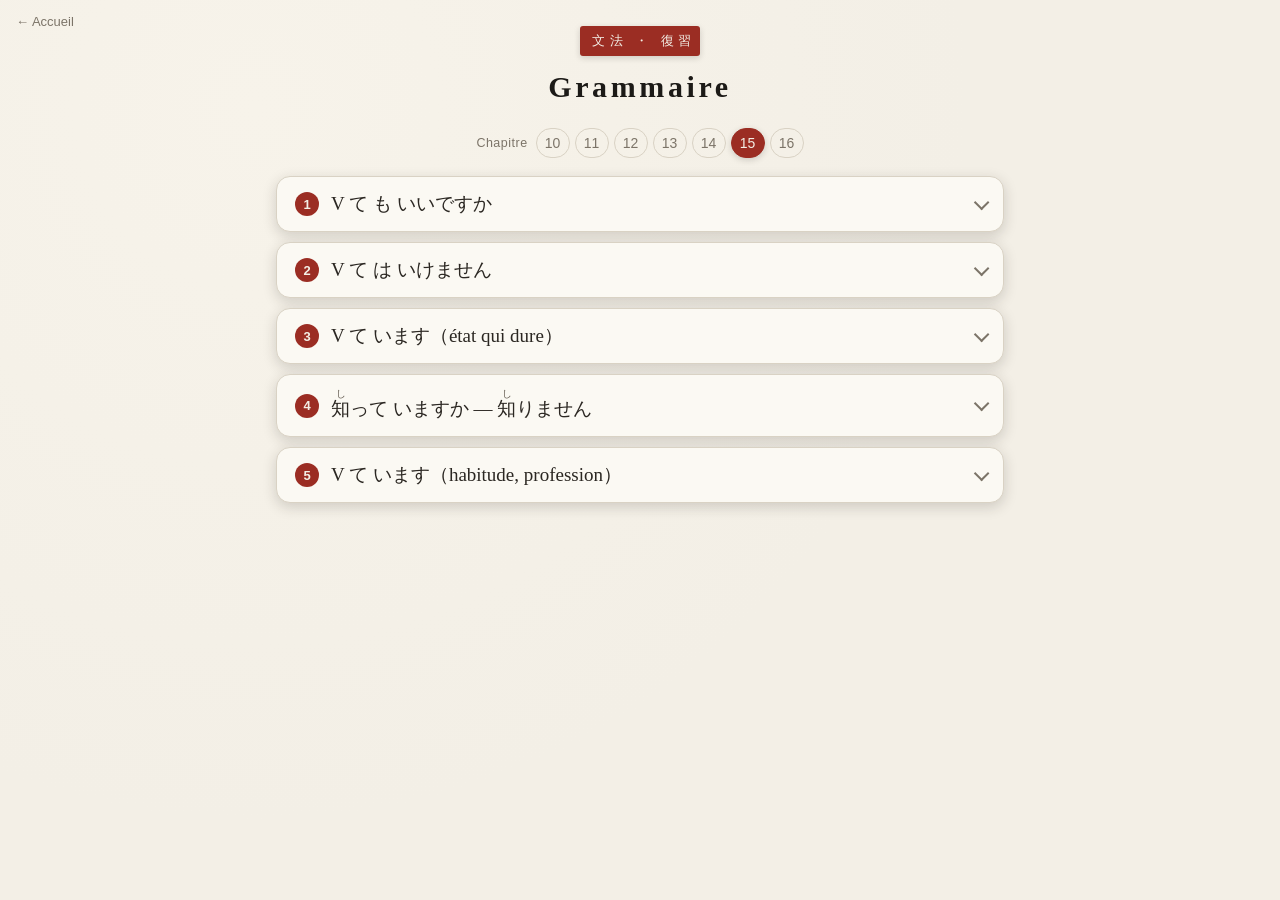
<file: grammaire_15.html>
<!DOCTYPE html>
<html lang="fr">
<head>
<meta charset="UTF-8">
<meta name="viewport" content="width=device-width, initial-scale=1.0, maximum-scale=1.0, user-scalable=no">
<meta name="apple-mobile-web-app-capable" content="yes">
<meta name="apple-mobile-web-app-title" content="Japonais">
<meta name="theme-color" content="#9b2d23">
<link rel="manifest" href="manifest.webmanifest">
<link rel="icon" type="image/png" href="icons/favicon-32.png">
<link rel="apple-touch-icon" href="icons/apple-touch-icon.png">
<script src="pwa.js" defer></script>
<title>Grammaire 15</title>
<link rel="stylesheet" href="cartes.css">
<link rel="stylesheet" href="grammaire.css">
</head>
<body>
<a class="home" href="index.html">&larr; Accueil</a>

<header>
  <span class="seal">文法 ・ 復習</span>
  <h1>Grammaire</h1>
</header>

<nav class="sheets" id="chapters"></nav>

<main id="lesson"></main>

<script>
const LESSON = {
chapter:15,
points:[
{
  title:"V て も いいですか",
  struct:["V{te:て}　{adj:も いいですか}。","… ええ、いいですよ。 ／ すみません、ちょっと……。"],
  expl:"<b>Demander la permission</b> : « est-ce que je peux… ? ». Pour accepter : ええ、いいですよ. Pour refuser poliment, on reste vague : すみません、ちょっと…….",
  ex:[
    {jp:"写真[しゃしん]を{te:撮[と]って}{adj:も いいですか}。…ええ、いいですよ。",fr:"Je peux prendre une photo ? … Oui, bien sûr."},
    {jp:"ここでたばこを{te:吸[す]って}{adj:も いいですか}。…すみません、ちょっと……。",fr:"Je peux fumer ici ? … Désolé, ce n'est pas possible."}
  ],
  drill:{title:"【練習[れんしゅう]】",
  items:[
    {prompt:"窓[まど]を開[あ]けます（ええ）",q:"窓[まど]を{te:開[あ]けて}{adj:も いいですか}。",a:"…ええ、いいですよ。",fr:"Je peux ouvrir la fenêtre ? … Oui, bien sûr."},
    {prompt:"このペンを使[つか]います（ええ）",q:"このペンを{te:使[つか]って}{adj:も いいですか}。",a:"…ええ、いいですよ。",fr:"Je peux utiliser ce stylo ? … Oui, bien sûr."},
    {prompt:"ここに座[すわ]ります（すみません）",q:"ここに{te:座[すわ]って}{adj:も いいですか}。",a:"…すみません、ちょっと……。",fr:"Je peux m'asseoir ici ? … Désolé, ce n'est pas possible."}
  ]}
},
{
  title:"V て は いけません",
  struct:["V{te:て}　{p:は}　{adj:いけません}。"],
  expl:"<b>Interdiction</b> : « il ne faut pas…, il est interdit de… ». Souvent en réponse à 〜ても いいですか : いいえ、〜ては いけません.",
  ex:[
    {jp:"ここで写真[しゃしん]を{te:撮[と]って}{p:は}{adj:いけません}。",fr:"Il est interdit de prendre des photos ici."},
    {jp:"ここに車[くるま]を止[と]めてもいいですか。…いいえ、{te:止[と]めて}{p:は}{adj:いけません}。",fr:"Je peux me garer ici ? … Non, c'est interdit."}
  ],
  drill:{title:"【練習[れんしゅう]】",
  items:[
    {prompt:"教室[きょうしつ]・食[た]べます",a:"教室[きょうしつ]で{te:食[た]べて}{p:は}{adj:いけません}。",fr:"Il est interdit de manger en classe."},
    {prompt:"図書館[としょかん]・電話[でんわ]をかけます",a:"図書館[としょかん]で電話[でんわ]を{te:かけて}{p:は}{adj:いけません}。",fr:"Il est interdit de téléphoner à la bibliothèque."},
    {prompt:"ここ・ごみを捨[す]てます",a:"ここにごみを{te:捨[す]てて}{p:は}{adj:いけません}。",fr:"Il est interdit de jeter des déchets ici."}
  ]}
},
{
  title:"V て います（état qui dure）",
  struct:["結婚[けっこん]して・住[す]んで・持[も]って・知[し]って　{te:います}"],
  expl:"〜ています décrit aussi un <b>état durable</b>, souvent le résultat d'une action passée : être marié (結婚[けっこん]しています), habiter (住[す]んでいます), avoir (持[も]っています), savoir (知[し]っています). On habite quelque part avec <b>に</b>.",
  ex:[
    {jp:"私[わたし]は{te:結婚[けっこん]して}います。",fr:"Je suis marié."},
    {jp:"ミラーさんは大阪[おおさか]{p:に}{te:住[す]んで}います。",fr:"M. Miller habite à Osaka."},
    {jp:"自転車[じてんしゃ]を{te:持[も]って}いますか。…はい、{te:持[も]って}います。",fr:"Tu as un vélo ? … Oui, j'en ai un."}
  ]
},
{
  title:"知[し]って いますか — 知[し]りません",
  struct:["{te:知[し]って}　いますか。… はい、{te:知[し]って}います。 ／ いいえ、{adj:知[し]りません}。"],
  expl:"Négatif <b>irrégulier</b> : on ne dit pas « 知[し]っていません », mais <b>知[し]りません</b>.",
  ex:[
    {jp:"田中[たなか]さんの電話番号[でんわばんごう]を{te:知[し]って}いますか。…いいえ、{adj:知[し]りません}。",fr:"Tu connais le numéro de téléphone de M. Tanaka ? … Non, je ne le connais pas."}
  ]
},
{
  title:"V て います（habitude, profession）",
  struct:["lieu {p:で}　{te:働[はたら]いて}・{te:教[おし]えて}・{te:勉強[べんきょう]して}　います"],
  expl:"〜ています sert aussi à dire ce qu'on fait <b>habituellement</b>, en particulier son <b>métier</b>. Attention : on <b>travaille</b> dans un lieu avec <b>で</b>, mais on y <b>habite</b> avec <b>に</b>.",
  ex:[
    {jp:"兄[あに]は銀行[ぎんこう]{p:で}{te:働[はたら]いて}います。",fr:"Mon grand frère travaille dans une banque."},
    {jp:"マリアさんは大学[だいがく]{p:で}日本語[にほんご]を{te:教[おし]えて}います。",fr:"Maria enseigne le japonais à l'université."},
    {jp:"この会社[かいしゃ]はパソコンを{te:作[つく]って}います。",fr:"Cette entreprise fabrique des ordinateurs."}
  ],
  drill:{title:"【練習[れんしゅう]】 〜ています",
  items:[
    {prompt:"どこ・住[す]んでいますか（東京[とうきょう]）",q:"{q:どこ}{p:に}{te:住[す]んで}いますか。",a:"…東京[とうきょう]{p:に}{te:住[す]んで}います。",fr:"Où habites-tu ? … À Tokyo."},
    {prompt:"お仕事[しごと]は（病院[びょういん]・働[はたら]きます）",q:"お仕事[しごと]は{q:何[なん]}ですか。",a:"…病院[びょういん]{p:で}{te:働[はたら]いて}います。",fr:"Quel est votre métier ? … Je travaille à l'hôpital."},
    {prompt:"車[くるま]・持[も]っていますか（いいえ）",q:"車[くるま]を{te:持[も]って}いますか。",a:"…いいえ、{te:持[も]って}いません。",fr:"Tu as une voiture ? … Non, je n'en ai pas."},
    {prompt:"山田[やまだ]さんの住所[じゅうしょ]・知[し]っていますか（いいえ）",q:"山田[やまだ]さんの住所[じゅうしょ]を{te:知[し]って}いますか。",a:"…いいえ、{adj:知[し]りません}。",fr:"Tu connais l'adresse de M. Yamada ? … Non, je ne la connais pas."}
  ]}
}
]};
</script>
<script src="grammaire.js"></script>
</body>
</html>
</file>
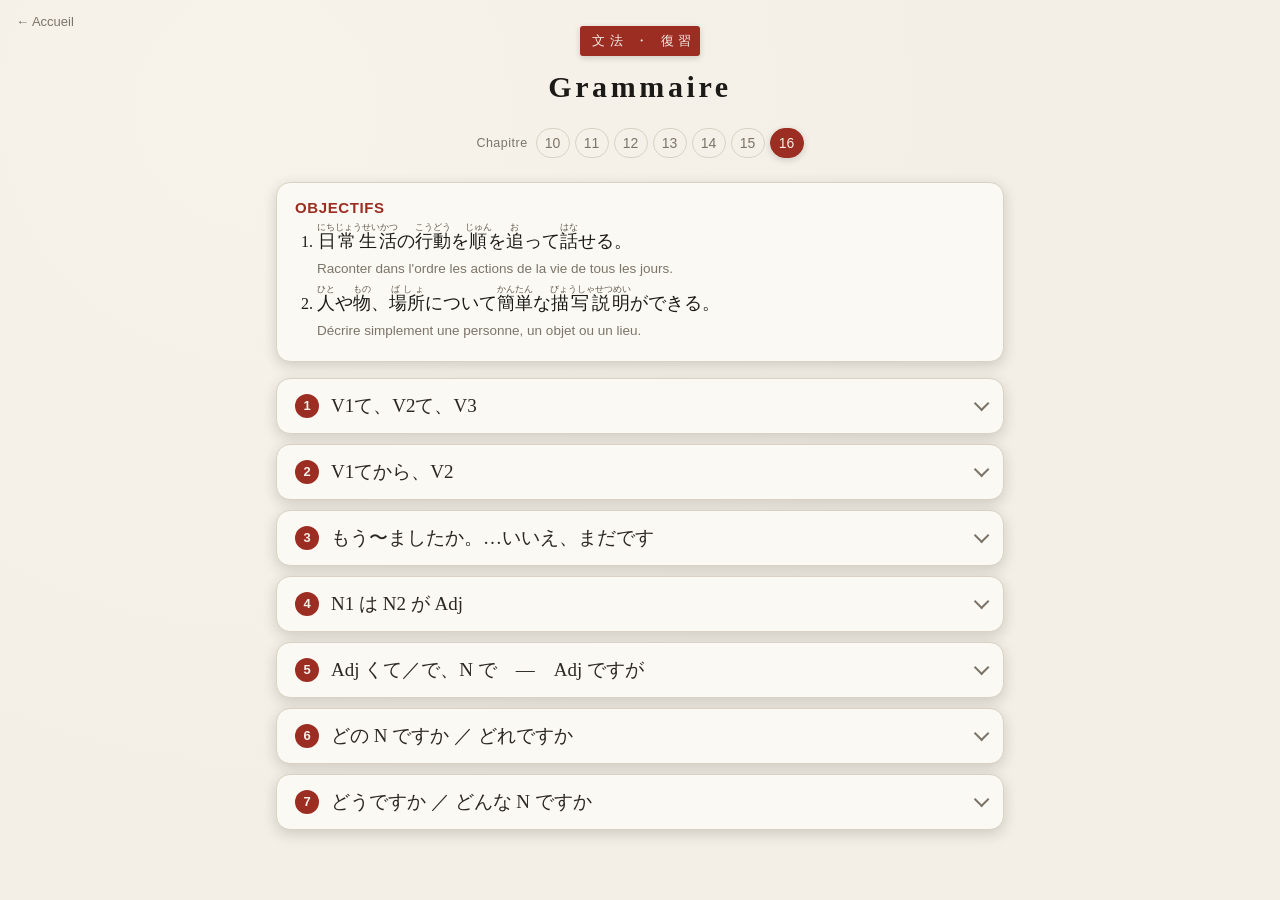
<file: grammaire_16.html>
<!DOCTYPE html>
<html lang="fr">
<head>
<meta charset="UTF-8">
<meta name="viewport" content="width=device-width, initial-scale=1.0, maximum-scale=1.0, user-scalable=no">
<meta name="apple-mobile-web-app-capable" content="yes">
<meta name="apple-mobile-web-app-title" content="Japonais">
<meta name="theme-color" content="#9b2d23">
<link rel="manifest" href="manifest.webmanifest">
<link rel="icon" type="image/png" href="icons/favicon-32.png">
<link rel="apple-touch-icon" href="icons/apple-touch-icon.png">
<script src="pwa.js" defer></script>
<title>Grammaire 16</title>
<link rel="stylesheet" href="cartes.css">
<link rel="stylesheet" href="grammaire.css">
</head>
<body>
<a class="home" href="index.html">&larr; Accueil</a>

<header>
  <span class="seal">文法 ・ 復習</span>
  <h1>Grammaire</h1>
</header>

<nav class="sheets" id="chapters"></nav>

<main id="lesson"></main>

<script>
const LESSON = {
chapter:16,
goals:[
  {jp:"日常生活[にちじょうせいかつ]の行動[こうどう]を順[じゅん]を追[お]って話[はな]せる。",
   fr:"Raconter dans l'ordre les actions de la vie de tous les jours."},
  {jp:"人[ひと]や物[もの]、場所[ばしょ]について簡単[かんたん]な描写説明[びょうしゃせつめい]ができる。",
   fr:"Décrire simplement une personne, un objet ou un lieu."}
],
points:[
{
  title:"V1て、V2て、V3",
  struct:["{te:V1て}、{te:V2て}、… V（dernier verbe）"],
  expl:"La forme て relie des actions qui se suivent, mentionnées dans l'<b>ordre chronologique</b>. Le temps de la phrase (présent ou passé) est donné par le <b>dernier verbe</b>.",
  ex:[
    {jp:"毎朝[まいあさ]6時半[じはん]に{te:起[お]きて}、ヨガを{te:して}、シャワーを{te:浴[あ]びて}、朝[あさ]ごはんを食[た]べます。",
     fr:"Chaque matin, je me lève à 6 h 30, je fais du yoga, je prends une douche et je prends le petit-déjeuner."},
    {jp:"大学生[だいがくせい]の時[とき]、家[うち]から駅[えき]まで自転車[じてんしゃ]に{te:乗[の]って}、駅[えき]で電車[でんしゃ]に{te:乗[の]って}、金沢駅[かなざわえき]で電車[でんしゃ]を{te:降[お]りて}、バスに{te:乗[の]り換[か]えて}、大学[だいがく]まで行[い]きました。",
     fr:"Quand j'étais étudiant, j'allais de chez moi à la gare à vélo, je prenais le train, je descendais à la gare de Kanazawa, je changeais pour le bus et j'allais jusqu'à l'université."}
  ]
},
{
  title:"V1てから、V2",
  struct:["{te:V1て}{kara:から}、V2"],
  expl:"V2 se produit <b>après</b> V1. V1 est souvent une condition ou une action préparatoire pour V2. Le temps de la phrase est donné par le <b>dernier verbe</b>. On demande la suite avec 〜てから、何[なに]をしますか。",
  ex:[
    {jp:"お金[かね]を{te:入[い]れて}{kara:から}、ボタンを押[お]します。",
     fr:"Après avoir mis l'argent, on appuie sur le bouton."},
    {jp:"スイスで日本語[にほんご]を{te:勉強[べんきょう]して}{kara:から}、日本[にほん]へ行[い]きました。",
     fr:"Après avoir étudié le japonais en Suisse, je suis allé au Japon."},
    {jp:"お金[かね]を{te:入[い]れて}{kara:から}、{q:何[なに]}をします{q:か}。…ボタンを押[お]します。",
     fr:"Après avoir mis l'argent, qu'est-ce qu'on fait ? … On appuie sur le bouton."},
    {jp:"スイスで日本語[にほんご]を{te:勉強[べんきょう]して}{kara:から}、{q:何[なに]}をしました{q:か}。…日本[にほん]へ行[い]きました。",
     fr:"Après avoir étudié le japonais en Suisse, qu'as-tu fait ? … Je suis allé au Japon."}
  ],
  drill:{title:"【練習[れんしゅう]】 〜てから、〜",
  items:[
    {prompt:"うちへ　かえります・ばんごはんを　食[た]べます",
     a:"うちへ{te:かえって}{kara:から}、ばんごはんを食[た]べます。",
     fr:"Après être rentré à la maison, je dîne."},
    {prompt:"電話[でんわ]を　かけます・ともだちの家[うち]へ　行[い]きます",
     a:"電話[でんわ]を{te:かけて}{kara:から}、ともだちの家[うち]へ行[い]きます。",
     fr:"Après avoir téléphoné, je vais chez mon ami."},
    {prompt:"先週[せんしゅう]の金曜日[きんようび]・仕事[しごと]が終[お]わります・泳[およ]ぎに行[い]きます",
     a:"先週[せんしゅう]の金曜日[きんようび]、仕事[しごと]が{te:終[お]わって}{kara:から}、泳[およ]ぎに行[い]きました。",
     fr:"Vendredi dernier, après le travail, je suis allé nager."},
    {prompt:"去年[きょねん]、日本[にほん]に行[い]きます・ホテルを予約[よやく]します",
     a:"去年[きょねん]、日本[にほん]に{te:行[い]って}{kara:から}、ホテルを予約[よやく]しました。",
     fr:"L'année dernière, j'ai réservé l'hôtel une fois arrivé au Japon."},
    {prompt:"いつもシャワーを浴[あ]びます・日記[にっき]を書[か]きます",
     a:"いつもシャワーを{te:浴[あ]びて}{kara:から}、日記[にっき]を書[か]きます。",
     fr:"J'écris toujours mon journal après avoir pris une douche."},
    {prompt:"先月[せんげつ]タバコを辞[や]めます・飛行機[ひこうき]に乗[の]ります",
     a:"先月[せんげつ]タバコを{te:辞[や]めて}{kara:から}、飛行機[ひこうき]に乗[の]りました。",
     fr:"Le mois dernier, j'ai pris l'avion après avoir arrêté de fumer."}
  ]}
},
{
  title:"もう〜ましたか。…いいえ、まだです",
  struct:["{mou:もう} Vましたか。","…はい、{mou:もう} Vました。","…いいえ、{mou:まだ}です。{te:V1て}{kara:から} V2。"],
  expl:"もう = « déjà », まだです = « pas encore ». Pour répondre « pas encore », on peut préciser ce qu'on fera d'abord avec 〜てから.",
  ex:[
    {jp:"{mou:もう}宿題[しゅくだい]をしましたか。…いいえ、{mou:まだ}です。テレビを{te:見[み]て}{kara:から}します。",
     fr:"Tu as déjà fait tes devoirs ? … Non, pas encore. Je les ferai après avoir regardé la télé."},
    {jp:"{mou:もう}郵便局[ゆうびんきょく]に行[い]きましたか。…いいえ、{mou:まだ}です。水[みず]を{te:飲[の]んで}{kara:から}行[い]きます。",
     fr:"Tu es déjà allé à la poste ? … Non, pas encore. J'irai après avoir bu de l'eau."},
    {jp:"…はい、{mou:もう}行[い]きました。水[みず]を{te:飲[の]んで}{kara:から}行[い]きました。",
     fr:"… Oui, j'y suis déjà allé. J'y suis allé après avoir bu de l'eau."}
  ],
  drill:{title:"【練習[れんしゅう]】「もう」を使[つか]って聞[き]きましょう。",
  items:[
    {prompt:"「となりのトトロ」・見[み]ます（「かぜのたにのナウシカ」を見[み]ます）",
     q:"{mou:もう}「となりのトトロ」を見[み]ましたか。",
     a:"…いいえ、{mou:まだ}です。「かぜのたにのナウシカ」を{te:見[み]て}{kara:から}見[み]ます。",
     fr:"Tu as déjà vu « Mon voisin Totoro » ? … Non, pas encore. Je le verrai après « Nausicaä de la vallée du vent »."},
    {prompt:"ディズニーランド東京[とうきょう]・行[い]きます（ゴールデンウィークが　おわります）",
     q:"{mou:もう}ディズニーランド東京[とうきょう]に行[い]きましたか。",
     a:"…いいえ、{mou:まだ}です。ゴールデンウィークが{te:おわって}{kara:から}行[い]きます。",
     fr:"Tu es déjà allé à Disneyland Tokyo ? … Non, pas encore. J'irai après la Golden Week."},
    {prompt:"もんたの「僕[ぼく]のかわいこちゃん」・聞[き]きます（ひるごはんを　食[た]べます）",
     q:"{mou:もう}もんたの「僕[ぼく]のかわいこちゃん」を聞[き]きましたか。",
     a:"…いいえ、{mou:まだ}です。ひるごはんを{te:食[た]べて}{kara:から}聞[き]きます。",
     fr:"Tu as déjà écouté « Boku no kawaiko-chan » de Monta ? … Non, pas encore. Je l'écouterai après le déjeuner."},
    {prompt:"日本語[にほんご]で新聞[しんぶん]・読[よ]みます（漢字[かんじ]を　たくさん勉強[べんきょう]します）",
     q:"{mou:もう}日本語[にほんご]で新聞[しんぶん]を読[よ]みましたか。",
     a:"…いいえ、{mou:まだ}です。漢字[かんじ]をたくさん{te:勉強[べんきょう]して}{kara:から}読[よ]みます。",
     fr:"Tu as déjà lu un journal en japonais ? … Non, pas encore. Je le lirai après avoir beaucoup étudié les kanji."},
    {prompt:"大学[だいがく]・出[で]ます（「そつぎょうろん文[ぶん]」を　かきます）",
     q:"{mou:もう}大学[だいがく]を出[で]ましたか。",
     a:"…いいえ、{mou:まだ}です。「そつぎょうろん文[ぶん]」を{te:かいて}{kara:から}出[で]ます。",
     fr:"Tu as déjà terminé l'université ? … Non, pas encore. Je la terminerai après avoir écrit mon mémoire de fin d'études."},
    {prompt:"会社[かいしゃ]・辞[や]めます（あたらしい人[ひと]が　きます）",
     q:"{mou:もう}会社[かいしゃ]を辞[や]めましたか。",
     a:"…いいえ、{mou:まだ}です。あたらしい人[ひと]が{te:きて}{kara:から}辞[や]めます。",
     fr:"Tu as déjà quitté ton entreprise ? … Non, pas encore. Je partirai après l'arrivée de la nouvelle personne."},
    {prompt:"きょう・シャワーを　あびます（プールに　泳[およ]ぎに行[い]きます）",
     q:"きょう、{mou:もう}シャワーをあびましたか。",
     a:"…いいえ、{mou:まだ}です。プールに泳[およ]ぎに{te:行[い]って}{kara:から}あびます。",
     fr:"Tu as déjà pris ta douche aujourd'hui ? … Non, pas encore. Je la prendrai après être allé nager à la piscine."},
    {prompt:"日本[にほん]の自動販売機[じどうはんばいき]のボタン・おします（おもしろい自動販売機[じどうはんばいき]を　みつけます）",
     q:"{mou:もう}日本[にほん]の自動販売機[じどうはんばいき]のボタンをおしましたか。",
     a:"…いいえ、{mou:まだ}です。おもしろい自動販売機[じどうはんばいき]を{te:みつけて}{kara:から}おします。",
     fr:"Tu as déjà appuyé sur le bouton d'un distributeur japonais ? … Non, pas encore. Je le ferai après en avoir trouvé un amusant."}
  ]}
},
{
  title:"N1 は N2 が Adj",
  struct:["N1 {p:は}　N2 {p:が}　{adj:Adj} です。"],
  expl:"Cette structure indique que le thème (N1) a une propriété exprimée par « N2 が adjectif ».",
  ex:[
    {jp:"マリアさん{p:は}髪[かみ]{p:が}{adj:長[なが]い}です。",fr:"Maria a les cheveux longs."},
    {jp:"マリアさん{p:は}頭[あたま]{p:が}{adj:いい}です。",fr:"Maria est intelligente."},
    {jp:"ゾウ{p:は}体[からだ]{p:が}{adj:大[おお]きい}です。",fr:"L'éléphant a un grand corps."},
    {jp:"ゾウ{p:は}目[め]{p:が}{adj:小[ちい]さい}です。",fr:"L'éléphant a de petits yeux."},
    {jp:"日本[にほん]{p:は}山[やま]{p:が}{adj:多[おお]い}です。",fr:"Au Japon, il y a beaucoup de montagnes."},
    {jp:"日本[にほん]{p:は}人[ひと]{p:が}{adj:多[おお]い}です。",fr:"Au Japon, il y a beaucoup de monde."},
    {jp:"日本[にほん]{p:は}富士山[ふじさん]{p:が}{adj:有名[ゆうめい]}です。",fr:"Le Japon est célèbre pour le mont Fuji."}
  ],
  drill:{title:"【練習[れんしゅう]】言[い]いましょう。",
  items:[
    {prompt:"リーさん・目[め]・大[おお]きい",a:"リーさん{p:は}目[め]{p:が}{adj:大[おお]きい}です。",fr:"Lee a de grands yeux."},
    {prompt:"東京[とうきょう]・コンビニ・多[おお]い",a:"東京[とうきょう]{p:は}コンビニ{p:が}{adj:多[おお]い}です。",fr:"À Tokyo, il y a beaucoup de supérettes."},
    {prompt:"中国語[ちゅうごくご]・発音[はつおん]・むずかしい",a:"中国語[ちゅうごくご]{p:は}発音[はつおん]{p:が}{adj:むずかしい}です。",fr:"La prononciation du chinois est difficile."},
    {prompt:"私[わたし]・髪[かみ]・みじかい",a:"私[わたし]{p:は}髪[かみ]{p:が}{adj:みじかい}です。",fr:"J'ai les cheveux courts."},
    {prompt:"沖縄[おきなわ]・海[うみ]・きれい",a:"沖縄[おきなわ]{p:は}海[うみ]{p:が}{adj:きれい}です。",fr:"À Okinawa, la mer est belle."},
    {prompt:"キリン・首[くび]・長[なが]い",a:"キリン{p:は}首[くび]{p:が}{adj:長[なが]い}です。",fr:"La girafe a un long cou."}
  ]}
},
{
  title:"Adj くて／で、N で　—　Adj ですが",
  struct:["い-adj：〜{adj:い} → 〜{adj:くて}","な-adj：〜{adj:で}　　N：〜{adj:で}","opposition (+ / −)：〜です{p:が}、〜"],
  expl:"Pour relier deux qualités qui vont dans le même sens (+ + ou − −), l'adjectif en い remplace い par <b>くて</b> ; l'adjectif en な (sans な) et le nom prennent <b>で</b>. Si les qualités s'opposent (+ −), on utilise <b>〜ですが</b> (« mais »).",
  ex:[
    {jp:"東京[とうきょう]は人[ひと]{p:が}多[おお]いです。そしてにぎやかです。",fr:"Tokyo est très peuplé. Et c'est animé."},
    {jp:"東京[とうきょう]は人[ひと]{p:が}{adj:多[おお]くて}、にぎやかです。",fr:"Tokyo est très peuplé et animé."},
    {jp:"東京[とうきょう]は{adj:にぎやかで}、人[ひと]{p:が}多[おお]いです。",fr:"Tokyo est animé et très peuplé."},
    {jp:"私[わたし]の彼[かれ]は背[せ]{p:が}{adj:高[たか]くて}、ハンサムです。",fr:"Mon copain est grand et beau."},
    {jp:"私[わたし]の彼[かれ]は背[せ]{p:が}高[たか]いです{p:が}、足[あし]{p:が}短[みじか]いです。",fr:"Mon copain est grand, mais il a les jambes courtes."},
    {jp:"ミラーさんは{adj:アメリカ人[じん]で}、IMCの社員[しゃいん]です。",fr:"M. Miller est américain et employé chez IMC."}
  ],
  drill:{title:"【練習[れんしゅう]】",
  items:[
    {prompt:"ミラーさん・若[わか]い・元気[げんき]",a:"ミラーさんは{adj:若[わか]くて}、元気[げんき]です。",fr:"M. Miller est jeune et plein d'énergie."},
    {prompt:"カリナさん・頭[あたま]・いい・暗[くら]い",a:"カリナさんは頭[あたま]がいいです{p:が}、暗[くら]いです。",fr:"Karina est intelligente, mais elle est un peu sombre. (+ / − → ですが)"},
    {prompt:"ジョイさん・41才[さい]・独身[どくしん]",a:"ジョイさんは{adj:41才[さい]で}、独身[どくしん]です。",fr:"Joy a 41 ans et il est célibataire."},
    {prompt:"ワン・中国人[ちゅうごくじん]・医者[いしゃ]",a:"ワンさんは{adj:中国人[ちゅうごくじん]で}、医者[いしゃ]です。",fr:"M. Wang est chinois et médecin."},
    {prompt:"スイス・チーズ・おいしい・高[たか]い",a:"スイスはチーズがおいしいです{p:が}、高[たか]いです。",fr:"En Suisse, le fromage est bon, mais cher. (+ / − → ですが)"},
    {prompt:"シンデレラのドレス・きれい・青[あお]い・長[なが]い",a:"シンデレラのドレスは{adj:きれいで}、{adj:青[あお]くて}、長[なが]いです。",fr:"La robe de Cendrillon est belle, bleue et longue."}
  ]}
},
{
  title:"どの N ですか ／ どれですか",
  struct:["{q:どの} + N ですか。","{q:どれ}ですか。"],
  expl:"<b>どの + nom</b> et <b>どれ</b> servent à demander de choisir une personne ou une chose parmi plus de trois, concrètement désignées ou montrées. どの est toujours suivi d'un nom ; どれ s'emploie seul. On répond en décrivant avec 〜くて／〜で + nom.",
  ex:[
    {jp:"ミラーさんは{q:どの}人[ひと]ですか。…この、髪[かみ]{p:が}金髪[きんぱつ]で、目[め]{p:が}青[あお]い人[ひと]です。",
     fr:"Lequel est M. Miller ? … C'est celui-ci, aux cheveux blonds et aux yeux bleus."},
    {jp:"ミラーさんの車[くるま]は{q:どれ}ですか。…あの{adj:小[ちい]さくて}赤[あか]い車[くるま]です。",
     fr:"Laquelle est la voiture de M. Miller ? … C'est la petite voiture rouge, là-bas."}
  ],
  drill:{title:"【練習[れんしゅう]】言[い]いましょう。",
  items:[
    {prompt:"カリナさん・どの人[ひと]（背[せ]・高[たか]い、足[あし]・長[なが]い）",
     q:"カリナさんは{q:どの}人[ひと]ですか。",a:"…背[せ]が{adj:高[たか]くて}、足[あし]が長[なが]い人[ひと]です。",
     fr:"Laquelle est Karina ? … C'est celle qui est grande et qui a de longues jambes."},
    {prompt:"サントスさん・どの人[ひと]（髪[かみ]・黒[くろ]い、鼻[はな]・大[おお]きい）",
     q:"サントスさんは{q:どの}人[ひと]ですか。",a:"…髪[かみ]が{adj:黒[くろ]くて}、鼻[はな]が大[おお]きい人[ひと]です。",
     fr:"Lequel est M. Santos ? … C'est celui qui a les cheveux noirs et un grand nez."},
    {prompt:"ワンさん・どの人[ひと]（ゴルフ・上手[じょうず]、ハンサム）",
     q:"ワンさんは{q:どの}人[ひと]ですか。",a:"…ゴルフが{adj:上手[じょうず]で}、ハンサムな人[ひと]です。",
     fr:"Lequel est M. Wang ? … C'est celui qui joue bien au golf et qui est beau."},
    {prompt:"イーさん・どの人[ひと]（口[くち]・小[ちい]さい、首[くび]・長[なが]い）",
     q:"イーさんは{q:どの}人[ひと]ですか。",a:"…口[くち]が{adj:小[ちい]さくて}、首[くび]が長[なが]い人[ひと]です。",
     fr:"Laquelle est Mme Lee ? … C'est celle qui a une petite bouche et un long cou."},
    {prompt:"マリアさんの犬[いぬ]のリボン・どれ（かわいい、水色[みずいろ]）",
     q:"マリアさんの犬[いぬ]のリボンは{q:どれ}ですか。",a:"…{adj:かわいくて}、水色[みずいろ]のリボンです。",
     fr:"Lequel est le ruban du chien de Maria ? … C'est le ruban mignon, bleu ciel."},
    {prompt:"水口[みずぐち]さんのくつ・どれ（ヒール・高[たか]い、くつのうら・赤[あか]い）",
     q:"水口[みずぐち]さんのくつは{q:どれ}ですか。",a:"…ヒールが{adj:高[たか]くて}、くつのうらが赤[あか]いくつです。",
     fr:"Lesquelles sont les chaussures de Mme Mizuguchi ? … Celles aux talons hauts et à la semelle rouge."},
    {prompt:"田村[たむら]さんの家[うち]・どれ（屋根[やね]・茶色[ちゃいろ]、壁[かべ]・白[しろ]い）",
     q:"田村[たむら]さんの家[うち]は{q:どれ}ですか。",a:"…屋根[やね]が{adj:茶色[ちゃいろ]で}、壁[かべ]が白[しろ]い家[うち]です。",
     fr:"Laquelle est la maison de M. Tamura ? … C'est celle au toit marron et aux murs blancs."},
    {prompt:"町田[まちだ]さんの家[うち]・どの駅[えき]・おります（池袋[いけぶくろ]）",
     q:"町田[まちだ]さんの家[うち]は、{q:どの}駅[えき]でおりますか。",a:"…池袋[いけぶくろ]でおります。",
     fr:"Pour aller chez M. Machida, à quelle gare descend-on ? … On descend à Ikebukuro."}
  ]}
},
{
  title:"どうですか ／ どんな N ですか",
  struct:["N は {q:どう}ですか。 … {adj:Adj} です。","N は {q:どんな} N ですか。 … {adj:Adj} + N です。"],
  expl:"<b>どう</b> demande une appréciation, une impression : « comment est… ? ». On répond avec un adjectif. <b>どんな + nom</b> demande de décrire le genre de chose ou de personne : « quel genre de… ? ». On répond avec un adjectif <b>suivi du nom</b> ; devant un nom, l'adjectif en な garde な (親切[しんせつ]な人[ひと]). Pour donner plusieurs qualités, on les relie avec 〜くて／〜で (point 5). Attention : いい → <b>よくて</b>.",
  ex:[
    {jp:"この犬[いぬ]は{q:どう}ですか。…{adj:黒[くろ]くて}、大[おお]きいです。",
     fr:"Comment est ce chien ? … Il est noir et grand."},
    {jp:"ゆうべのパーティーは{q:どう}でしたか。…{adj:にぎやかで}、楽[たの]しかったです。",
     fr:"Comment était la fête d'hier soir ? … C'était animé et amusant."},
    {jp:"彼女[かのじょ]は{q:どんな}人[ひと]ですか。…{adj:きれいで}、親切[しんせつ]な人[ひと]です。",
     fr:"Quel genre de personne est-elle ? … C'est une personne belle et gentille."},
    {jp:"山田[やまだ]さんの友達[ともだち]は{q:どんな}人[ひと]ですか。…頭[あたま]が{adj:よくて}、ハンサムな人[ひと]です。",
     fr:"Quel genre de personne est l'ami de M. Yamada ? … Quelqu'un d'intelligent et de beau."}
  ]
}
]};
</script>
<script src="grammaire.js"></script>
</body>
</html>
</file>
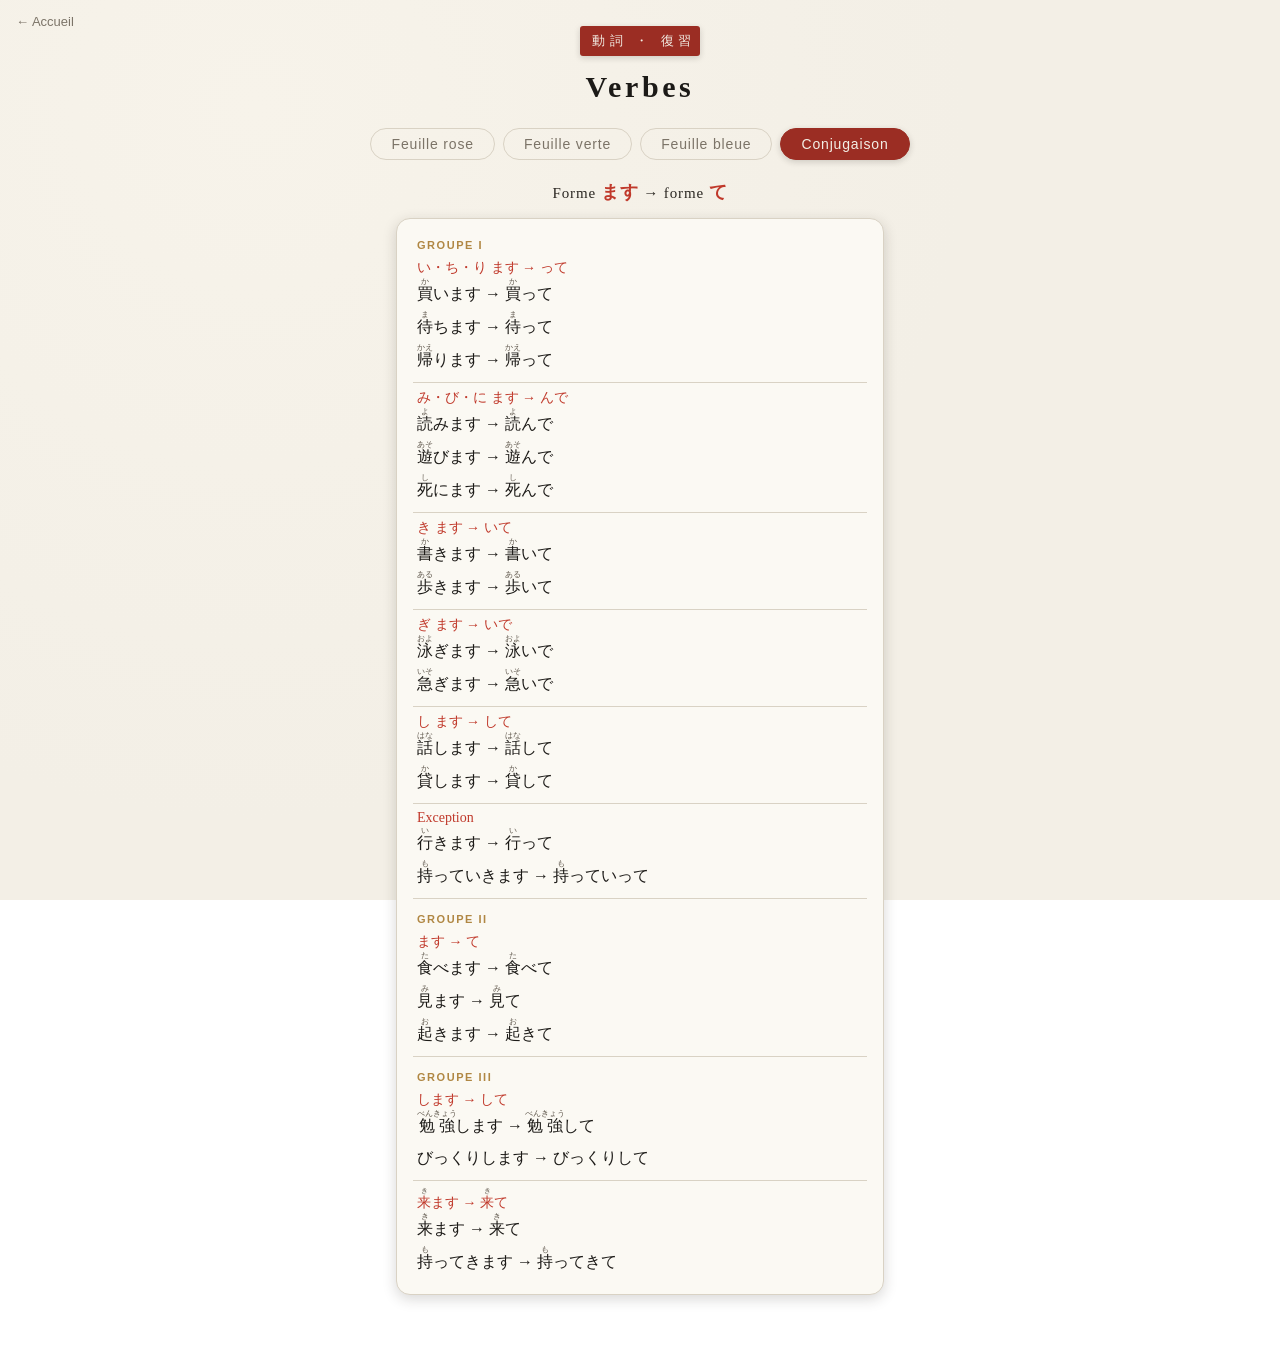
<file: verbes_conjugaison.html>
<!DOCTYPE html>
<html lang="fr">
<head>
<meta charset="UTF-8">
<meta name="viewport" content="width=device-width, initial-scale=1.0, maximum-scale=1.0, user-scalable=no">
<meta name="apple-mobile-web-app-capable" content="yes">
<meta name="apple-mobile-web-app-title" content="Japonais">
<meta name="theme-color" content="#9b2d23">
<link rel="manifest" href="manifest.webmanifest">
<link rel="icon" type="image/png" href="icons/favicon-32.png">
<link rel="apple-touch-icon" href="icons/apple-touch-icon.png">
<script src="pwa.js" defer></script>
<title>Verbes · conjugaison</title>
<link rel="stylesheet" href="cartes.css">
<style>
  .conj{max-width:520px;margin:0 auto;padding:6px 16px 60px;}
  .exo{text-align:center;margin:14px 0 14px;font-size:15px;color:var(--sumi);letter-spacing:.06em;}
  .exo b{color:var(--vermilion);font-family:"Hiragino Mincho ProN","Yu Mincho",serif;font-size:18px;}
  .rules{background:var(--card);border:1px solid var(--line);border-radius:14px;box-shadow:0 4px 14px var(--shadow);padding:6px 16px 10px;}
  .rules table{width:100%;border-collapse:collapse;font-size:16px;}
  .rules th{text-align:left;font-family:-apple-system,sans-serif;font-size:11px;font-weight:600;color:var(--gold);letter-spacing:.14em;text-transform:uppercase;padding:14px 4px 2px;}
  .rules td{padding:6px 4px;border-bottom:1px solid var(--line);vertical-align:top;}
  .rules tr:last-child td{border-bottom:none;}
  .rules .r{font-size:14px;color:var(--vermilion);}
  .rules .e{display:flex;flex-direction:column;line-height:2;}
  .rules .e span{white-space:nowrap;}
  .rules rt{font-size:.5em;}
</style>
</head>
<body>
<a class="home" href="index.html">&larr; Accueil</a>

<header>
  <span class="seal">動詞 ・ 復習</span>
  <h1>Verbes</h1>
</header>

<nav class="sheets">
  <a href="verbes.html">Feuille rose</a>
  <a href="verbes_2.html">Feuille verte</a>
  <a href="verbes_3.html">Feuille bleue</a>
  <a href="verbes_conjugaison.html" class="on">Conjugaison</a>
</nav>

<main class="conj">
  <div class="exo">Forme <b>ます</b> → forme <b>て</b></div>
  <section class="rules">
    <table>
      <tr><th>Groupe I</th></tr>
      <tr><td><div class="r">い・ち・り ます → って</div><div class="e"><span>買[か]います → 買[か]って</span><span>待[ま]ちます → 待[ま]って</span><span>帰[かえ]ります → 帰[かえ]って</span></div></td></tr>
      <tr><td><div class="r">み・び・に ます → んで</div><div class="e"><span>読[よ]みます → 読[よ]んで</span><span>遊[あそ]びます → 遊[あそ]んで</span><span>死[し]にます → 死[し]んで</span></div></td></tr>
      <tr><td><div class="r">き ます → いて</div><div class="e"><span>書[か]きます → 書[か]いて</span><span>歩[ある]きます → 歩[ある]いて</span></div></td></tr>
      <tr><td><div class="r">ぎ ます → いで</div><div class="e"><span>泳[およ]ぎます → 泳[およ]いで</span><span>急[いそ]ぎます → 急[いそ]いで</span></div></td></tr>
      <tr><td><div class="r">し ます → して</div><div class="e"><span>話[はな]します → 話[はな]して</span><span>貸[か]します → 貸[か]して</span></div></td></tr>
      <tr><td><div class="r">Exception</div><div class="e"><span>行[い]きます → 行[い]って</span><span>持[も]っていきます → 持[も]っていって</span></div></td></tr>
      <tr><th>Groupe II</th></tr>
      <tr><td><div class="r">ます → て</div><div class="e"><span>食[た]べます → 食[た]べて</span><span>見[み]ます → 見[み]て</span><span>起[お]きます → 起[お]きて</span></div></td></tr>
      <tr><th>Groupe III</th></tr>
      <tr><td><div class="r">します → して</div><div class="e"><span>勉強[べんきょう]します → 勉強[べんきょう]して</span><span>びっくりします → びっくりして</span></div></td></tr>
      <tr><td><div class="r">来[き]ます → 来[き]て</div><div class="e"><span>来[き]ます → 来[き]て</span><span>持[も]ってきます → 持[も]ってきて</span></div></td></tr>
    </table>
  </section>
</main>

<script>
function ruby(s){return s.replace(/([一-鿿々]+)\[([^\]]+)\]/g,'<ruby>$1<rt>$2</rt></ruby>');}
document.querySelectorAll('.rules td').forEach(td=>td.innerHTML=ruby(td.innerHTML));
</script>
</body>
</html>
</file>
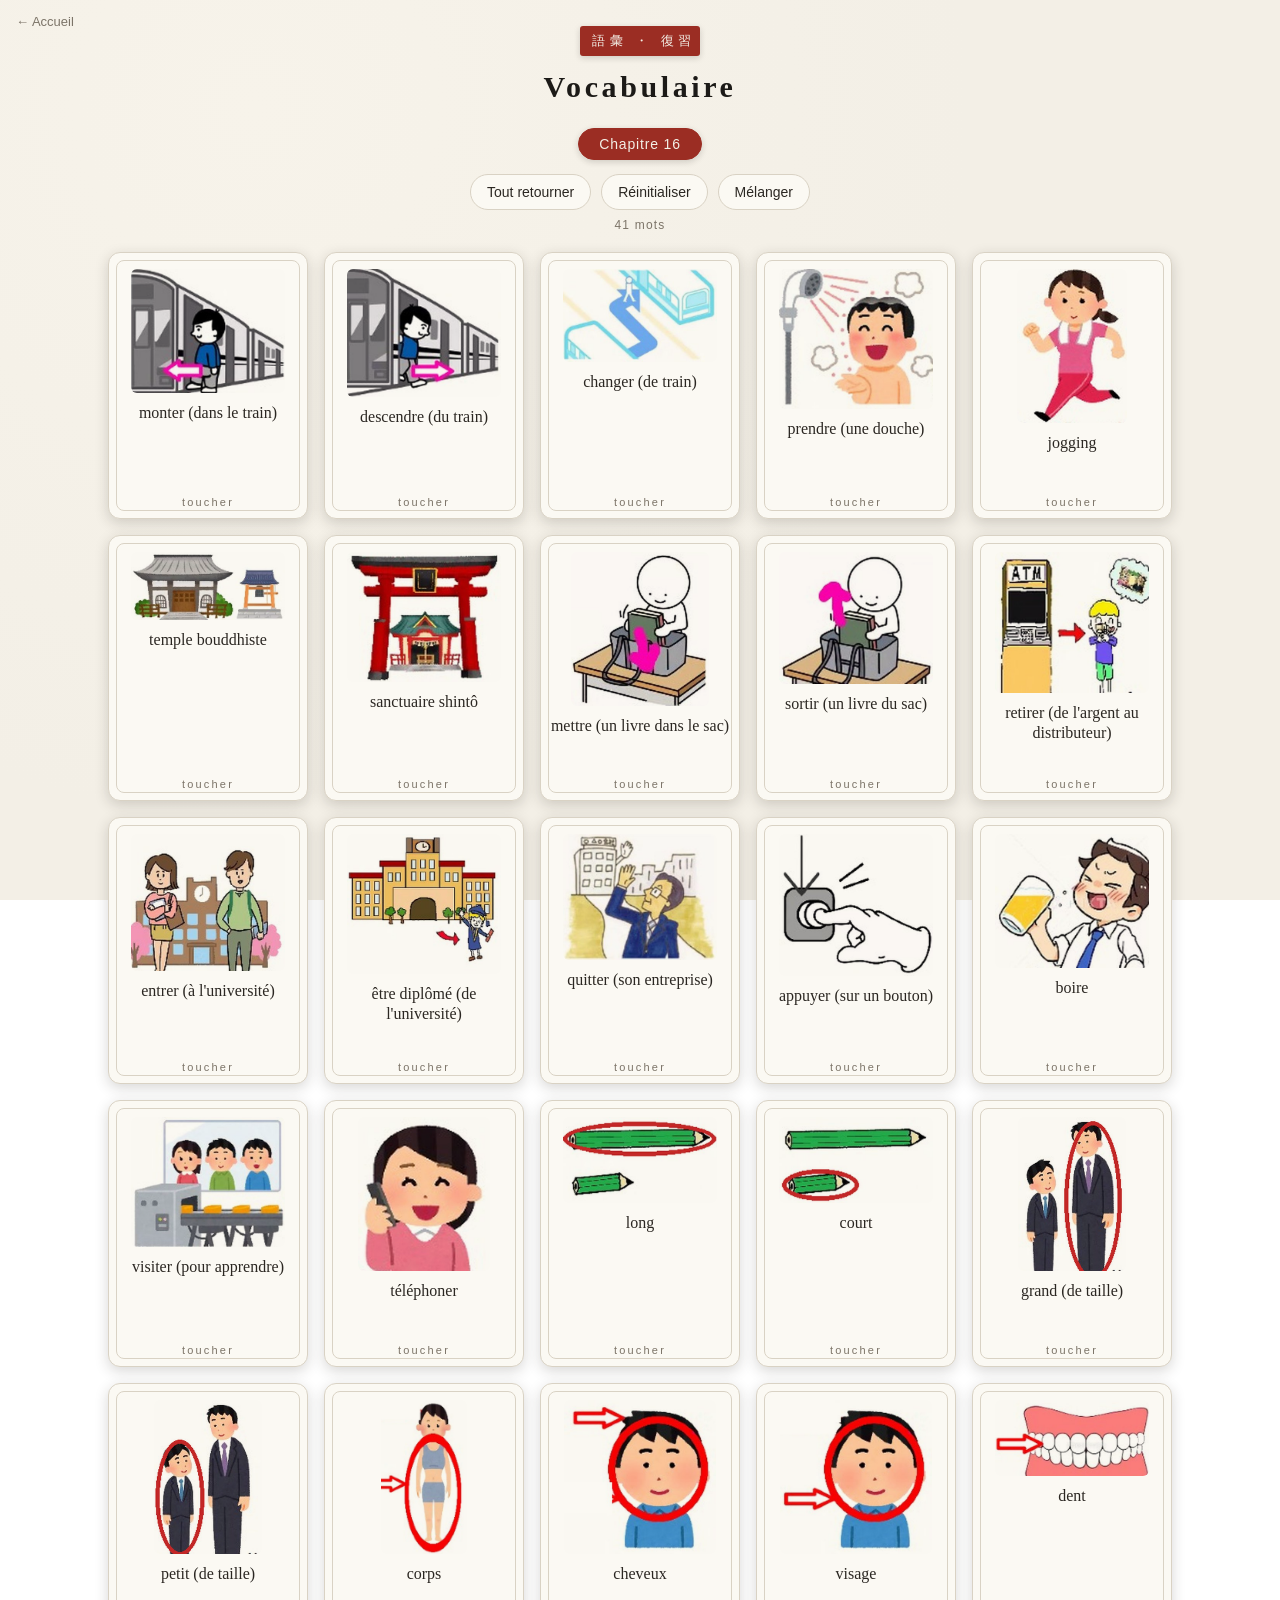
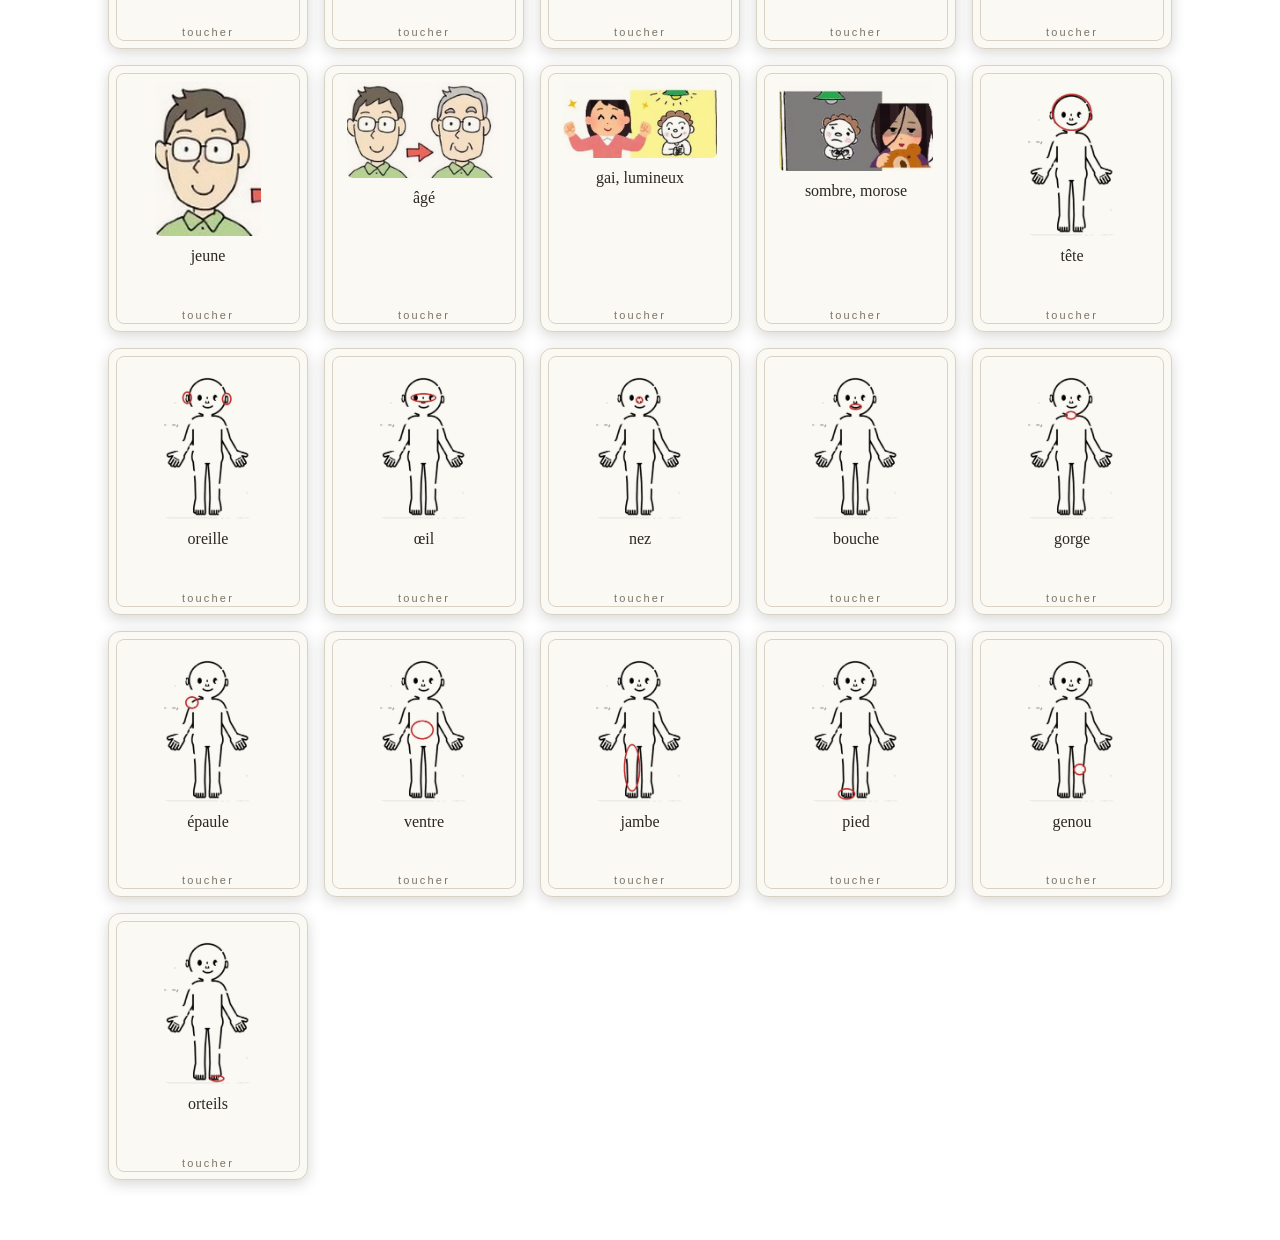
<file: vocabulaire_16.html>
<!DOCTYPE html>
<html lang="fr">
<head>
<meta charset="UTF-8">
<meta name="viewport" content="width=device-width, initial-scale=1.0, maximum-scale=1.0, user-scalable=no">
<meta name="apple-mobile-web-app-capable" content="yes">
<meta name="apple-mobile-web-app-title" content="Japonais">
<meta name="theme-color" content="#9b2d23">
<link rel="manifest" href="manifest.webmanifest">
<link rel="icon" type="image/png" href="icons/favicon-32.png">
<link rel="apple-touch-icon" href="icons/apple-touch-icon.png">
<script src="pwa.js" defer></script>
<title>Vocabulaire 16</title>
<link rel="stylesheet" href="cartes.css">
</head>
<body>
<a class="home" href="index.html">&larr; Accueil</a>

<header>
  <span class="seal">語彙 ・ 復習</span>
  <h1>Vocabulaire</h1>
</header>

<nav class="sheets">
  <a href="vocabulaire_16.html" class="on">Chapitre 16</a>
</nav>

<div class="controls">
  <button id="flipAll">Tout retourner</button>
  <button id="reset">Réinitialiser</button>
  <button id="shuffle">Mélanger</button>
</div>
<div class="count" id="count"></div>
<div class="grid" id="grid"></div>

<script>
const CARDS = [
{n:1, fr:"monter (dans le train)",obj:"電車[でんしゃ]に",jp:"乗[の]ります"},
{n:2, fr:"descendre (du train)",obj:"電車[でんしゃ]を",jp:"降[お]ります"},
{n:3, fr:"changer (de train)",obj:"電車[でんしゃ]に",jp:"乗[の]り換[か]えます"},
{n:4, fr:"prendre (une douche)",obj:"シャワーを",jp:"浴[あ]びます"},
{n:5, fr:"jogging",jp:"ジョギング"},
{n:6, fr:"temple bouddhiste",jp:"(お)寺[てら]"},
{n:7, fr:"sanctuaire shintô",jp:"神社[じんじゃ]"},
{n:8, fr:"mettre (un livre dans le sac)",obj:"本[ほん]をかばんに",jp:"入[い]れます"},
{n:9, fr:"sortir (un livre du sac)",obj:"本[ほん]をかばんから",jp:"出[だ]します"},
{n:10,fr:"retirer (de l'argent au distributeur)",obj:"お金[かね]をATMから",jp:"下[お]ろします"},
{n:11,fr:"entrer (à l'université)",obj:"大学[だいがく]に",jp:"入[はい]ります"},
{n:12,fr:"être diplômé (de l'université)",obj:"大学[だいがく]を",jp:"出[で]ます"},
{n:13,fr:"quitter (son entreprise)",obj:"会社[かいしゃ]を",jp:"辞[や]めます"},
{n:15,fr:"appuyer (sur un bouton)",obj:"ボタンを",jp:"押[お]します"},
{n:16,fr:"boire",jp:"飲[の]みます"},
{n:17,fr:"visiter (pour apprendre)",jp:"見学[けんがく]します"},
{n:18,fr:"téléphoner",jp:"電話[でんわ]します"},
{n:19,fr:"long",jp:"長[なが]い"},
{n:20,fr:"court",jp:"短[みじか]い"},
{n:21,fr:"grand (de taille)",jp:"背[せ]が高[たか]い"},
{n:22,fr:"petit (de taille)",jp:"背[せ]が低[ひく]い"},
{n:23,fr:"corps",jp:"体[からだ]"},
{n:24,fr:"cheveux",jp:"髪[かみ](の毛[け])"},
{n:25,fr:"visage",jp:"顔[かお]"},
{n:26,fr:"dent",jp:"歯[は]"},
{n:27,fr:"jeune",jp:"若[わか]い"},
{n:28,fr:"âgé",jp:"年[とし]取[と]った"},
{n:29,fr:"gai, lumineux",jp:"明[あか]るい"},
{n:30,fr:"sombre, morose",jp:"暗[くら]い"},
{n:31,fr:"tête",jp:"頭[あたま]"},
{n:32,fr:"oreille",jp:"耳[みみ]"},
{n:33,fr:"œil",jp:"目[め]"},
{n:34,fr:"nez",jp:"鼻[はな]"},
{n:35,fr:"bouche",jp:"口[くち]"},
{n:36,fr:"gorge",jp:"のど"},
{n:37,fr:"épaule",jp:"肩[かた]"},
{n:38,fr:"ventre",jp:"お腹[なか]"},
{n:39,fr:"jambe",jp:"脚[あし]"},
{n:40,fr:"pied",jp:"足[あし]"},
{n:41,fr:"genou",jp:"膝[ひざ]"},
{n:42,fr:"orteils",jp:"つま先[さき]"}
];
const IMG_DIR="images/vocabulaire/16";
const LABEL="mots";
</script>
<script src="cartes.js"></script>
</body>
</html>
</file>
<file: cartes.css>
:root{
  --paper:#f3efe6;
  --ink:#1c1a17;
  --sumi:#2b2722;
  --vermilion:#c0392b;
  --vermilion-soft:#d35843;
  --seal:#9b2d23;
  --gold:#b08743;
  --muted:#7c7468;
  --line:#d9d2c4;
  --card:#fbf9f3;
  --shadow:rgba(40,34,26,.18);
}
*{box-sizing:border-box;-webkit-tap-highlight-color:transparent;}
html,body{margin:0;padding:0;}
body{
  background:
    radial-gradient(circle at 20% 12%, #f7f3ea 0%, var(--paper) 55%) fixed;
  color:var(--ink);
  font-family:"Hiragino Mincho ProN","Yu Mincho",Georgia,serif;
  min-height:100vh;
  -webkit-font-smoothing:antialiased;
}
header{
  text-align:center;
  padding:26px 16px 10px;
}
.home{
  position:absolute;
  top:14px;left:16px;
  font-family:-apple-system,"Helvetica Neue",sans-serif;
  font-size:13px;
  color:var(--muted);
  text-decoration:none;
}
.home:hover{color:var(--vermilion);}
header .seal{
  display:inline-block;
  font-family:"Hiragino Mincho ProN",serif;
  background:var(--seal);
  color:#f3efe6;
  font-size:13px;
  letter-spacing:.35em;
  padding:6px 4px 6px 12px;
  writing-mode:horizontal-tb;
  border-radius:3px;
  box-shadow:0 2px 6px var(--shadow);
}
h1{
  font-size:30px;
  margin:14px 0 4px;
  letter-spacing:.12em;
  font-weight:600;
}
.sub{
  color:var(--muted);
  font-size:13px;
  letter-spacing:.18em;
  font-family:-apple-system,"Helvetica Neue",sans-serif;
  text-transform:uppercase;
}

.controls{
  display:flex;
  flex-wrap:wrap;
  justify-content:center;
  gap:10px;
  padding:14px 16px 6px;
  font-family:-apple-system,"Helvetica Neue",sans-serif;
}
.controls button{
  border:1px solid var(--line);
  background:var(--card);
  color:var(--sumi);
  font-size:14px;
  padding:9px 16px;
  border-radius:999px;
  cursor:pointer;
  transition:transform .12s ease, background .2s;
}
.controls button:active{transform:scale(.95);}
.controls button.on{background:var(--sumi);color:var(--paper);border-color:var(--sumi);}
.count{
  font-family:-apple-system,sans-serif;
  font-size:12px;
  color:var(--muted);
  text-align:center;
  padding:2px 0 12px;
  letter-spacing:.1em;
}

.grid{
  display:grid;
  grid-template-columns:repeat(auto-fill,minmax(168px,1fr));
  gap:16px;
  padding:8px 18px 60px;
  max-width:1100px;
  margin:0 auto;
}

.card{
  position:relative;
  aspect-ratio:3/4;
  min-height:224px;
  width:100%;   /* largeur fixée par la grille, sinon min-height + aspect-ratio imposent 168px et les cartes se chevauchent */
  perspective:1100px;
  cursor:pointer;
}
.card.f5{aspect-ratio:5/8;min-height:264px;}
@supports not (aspect-ratio:1){
  .card{height:224px;}
  .card.f5{height:264px;}
}
.inner{
  position:absolute;
  inset:0;
  transition:transform .55s cubic-bezier(.2,.7,.2,1);
  transform-style:preserve-3d;
}
.card.flip .inner{transform:rotateY(180deg);}
.face{
  position:absolute;
  inset:0;
  backface-visibility:hidden;
  -webkit-backface-visibility:hidden;
  border-radius:12px;
  background:var(--card);
  box-shadow:0 4px 14px var(--shadow);
  display:flex;
  flex-direction:column;
  overflow:hidden;
}
.front{
  align-items:center;
  justify-content:flex-start;
  padding-top:16px;
  border:1px solid var(--line);
}
.front::before{
  content:"";
  position:absolute;inset:7px;
  border:1px solid var(--line);
  border-radius:8px;
  pointer-events:none;
}
.front img{
  max-width:78%;
  max-height:62%;   /* dessins très hauts (feuille B) : laisse la place au français */
  min-height:0;
  object-fit:contain;
  mix-blend-mode:multiply;
  border-radius:6px;
}
.front .fr{
  margin-top:10px;
  padding:0 8px;
  font-size:16px;
  line-height:1.25;
  text-align:center;
  color:var(--sumi);
}
.front .hint{
  position:absolute;
  bottom:10px;
  font-size:11px;
  letter-spacing:.2em;
  color:var(--muted);
  font-family:-apple-system,sans-serif;
}

.back{
  transform:rotateY(180deg);
  border:1px solid var(--line);
  padding:13px 13px 11px;
  background:linear-gradient(180deg,#fcfaf4,#f6f1e7);
  justify-content:center;
  gap:10px;
  container-type:inline-size;   /* la taille des formes suit la largeur de la carte */
}
.back .grp{
  text-align:center;
  font-family:-apple-system,sans-serif;
  font-size:11px;
  font-weight:600;
  letter-spacing:.14em;
  text-transform:uppercase;
  color:var(--gold);
}
.back .obj{
  text-align:center;
  font-size:15px;
  color:var(--muted);
}
.form{
  display:flex;
  align-items:center;
  gap:7px;
}
.form .tag{
  flex:none;
  min-width:30px;
  text-align:center;
  font-size:10px;
  font-weight:700;
  padding:2px 5px;
  border-radius:3px;
  background:var(--sumi);
  color:var(--paper);
}
.form.masu .tag{background:var(--vermilion);}
.form .val{
  font-size:17px;
  font-size:min(17px,11.5cqw);   /* 買い物します tient sur une ligne même sur une carte de 150px */
  white-space:nowrap;
  line-height:1.9;
  color:var(--ink);
}
rt{font-size:.6em;color:#5f574c;}
.back .jp{
  text-align:center;
  font-size:26px;
  font-size:min(26px,16cqw);   /* 乗り換えます tient sur une ligne même sur une carte de 150px */
  line-height:2;
  white-space:nowrap;
  color:var(--ink);
}
.back .jp rt{font-size:.45em;}
.card.f5 .back{gap:3px;padding-left:9px;padding-right:9px;}
.card.f5 .form{gap:5px;}
.card.f5 .form .tag{min-width:26px;padding:2px 3px;}
.card.f5 .form .val{font-size:15px;font-size:min(15px,10.3cqw);line-height:1.75;}

/* ---- Adjectifs : 4 formes, étiquette au-dessus, la forme peut aller à la ligne ---- */
.card.adj{aspect-ratio:5/8;min-height:290px;}
@supports not (aspect-ratio:1){.card.adj{height:290px;}}
.card.adj .back{gap:2px;padding-left:10px;padding-right:10px;}
.card.adj .form{flex-direction:column;align-items:flex-start;gap:0;}
.card.adj .form .tag{min-width:0;font-size:9px;padding:1px 5px;}
.card.adj .grp + .form .tag{background:var(--vermilion);}
.card.adj .nw{white-space:nowrap;}
.card.adj .front{justify-content:center;padding-top:0;padding-bottom:22px;}
.card.adj .form .val{
  font-size:15px;
  font-size:min(15px,10cqw);
  line-height:1.65;
  white-space:normal;
  line-break:strict;
}

/* ---- Sélecteur de feuille ---- */
.sheets{
  display:flex;
  flex-wrap:wrap;
  justify-content:center;
  gap:8px;
  padding:10px 16px 0;
  font-family:-apple-system,"Helvetica Neue",sans-serif;
}
.sheets a{
  border:1px solid var(--line);
  color:var(--muted);
  font-size:14px;
  letter-spacing:.06em;
  padding:7px 20px;
  border-radius:999px;
  text-decoration:none;
  transition:all .2s;
}
.sheets a.on{background:var(--seal);color:#f3efe6;border-color:var(--seal);box-shadow:0 2px 6px var(--shadow);}

@media (max-width:430px){
  .grid{grid-template-columns:repeat(auto-fill,minmax(150px,1fr));gap:13px;}
}

/* ---- Couleur des feuilles de verbes (fond des PDF d'origine) ---- */
.feuille-rose{--sheet:#f4b9c5;}
.feuille-verte{--sheet:#bdd69c;}
.feuille-bleue{--sheet:#bee3d7;}
.feuille-rose .face,.feuille-verte .face,.feuille-bleue .face{background:var(--sheet);}
.feuille-rose .back .grp,.feuille-verte .back .grp,.feuille-bleue .back .grp{color:var(--sumi);}
.feuille-rose .back .obj,.feuille-verte .back .obj,.feuille-bleue .back .obj{color:#5f574c;}
</file>
<file: grammaire.css>
/* Fiche de grammaire (en plus de cartes.css pour l'en-tête et le sélecteur de chapitre) */
#lesson{
  max-width:760px;
  margin:0 auto;
  padding:8px 16px 60px;
}
#lesson h2,#lesson h3,#lesson h4{font-weight:600;letter-spacing:.04em;}
#lesson .fr,#lesson .expl,#lesson h4,#lesson summary{
  font-family:-apple-system,"Helvetica Neue",sans-serif;
}
#lesson .jp{font-size:18px;line-height:2.1;color:var(--ink);}
#lesson rt{font-size:.5em;color:#5f574c;}
#lesson .fr{font-size:13.5px;line-height:1.45;color:var(--muted);margin:-2px 0 4px;}

.goals,.point{
  background:var(--card);
  border:1px solid var(--line);
  border-radius:14px;
  box-shadow:0 4px 14px var(--shadow);
  padding:16px 18px 14px;
  margin:16px 0;
}
.goals h2{font-size:15px;color:var(--seal);margin:0 0 4px;font-family:-apple-system,sans-serif;text-transform:uppercase;letter-spacing:.14em;}
.goals ol,.point ol,.point ul{margin:0;padding-left:22px;}
.goals li,.ex li{margin:6px 0;}

.num{
  flex:none;display:inline-flex;align-items:center;justify-content:center;
  width:24px;height:24px;border-radius:50%;
  background:var(--seal);color:#f3efe6;
  font-family:-apple-system,sans-serif;font-size:13px;font-weight:600;
}
/* Volets (accordéon) : un par point de grammaire */
.point{padding:0;margin:10px 0;}
#lesson .point > summary{
  display:flex;align-items:center;gap:12px;
  padding:14px 18px;cursor:pointer;list-style:none;
  font-family:"Hiragino Mincho ProN","Yu Mincho",serif;
  font-size:19px;color:var(--sumi);
}
.point > summary::-webkit-details-marker{display:none;}
.point > summary .ttl{flex:1;}
.point > summary::after{
  content:"";flex:none;width:9px;height:9px;
  border-right:2px solid var(--muted);border-bottom:2px solid var(--muted);
  transform:rotate(45deg) translateY(-3px);transition:transform .2s;
}
.point[open] > summary::after{transform:rotate(-135deg) translateY(-3px);}
.point[open] > summary{border-bottom:1px solid var(--line);}
.point > summary:hover{background:#f6f1e6;border-radius:14px;}
.point[open] > summary:hover{border-radius:14px 14px 0 0;}
.point .body{padding:6px 18px 14px;}
.point h4{font-size:12px;letter-spacing:.14em;text-transform:uppercase;color:var(--gold);margin:14px 0 2px;}

.struct{
  background:#f4efe3;border-left:4px solid var(--gold);border-radius:6px;
  padding:4px 12px;margin:4px 0 10px;
}
.struct .jp{font-size:17px;}
.expl{font-size:14.5px;line-height:1.55;color:var(--sumi);margin:6px 0;}

.drill{border-top:1px dashed var(--line);margin-top:14px;}
.drill li{margin:10px 0;}
.drill .prompt{line-height:2;}
.drill details{margin:2px 0 0;}
.drill summary{
  display:inline-block;cursor:pointer;list-style:none;
  font-size:12.5px;color:var(--seal);
  border:1px solid var(--line);border-radius:999px;padding:3px 12px;
}
.drill summary::-webkit-details-marker{display:none;}
.drill details[open] summary{background:var(--seal);color:#f3efe6;border-color:var(--seal);}
.drill details > .jp,.drill details > .fr{padding-left:4px;}
.drill .ans{color:var(--seal);}

/* Sélecteur de chapitre compact : « Chapitre » puis un bouton par numéro */
.sheets.chapters{align-items:center;gap:5px;}
.sheets.chapters .lbl{font-size:12.5px;color:var(--muted);letter-spacing:.04em;margin-right:3px;}
.sheets.chapters a{min-width:34px;padding:6px 0;text-align:center;font-size:14px;letter-spacing:0;}
@media (max-width:380px){.sheets.chapters .lbl{display:none;}}

/* Couleurs des diapositives du cours */
.k-te{color:#2e7d32;text-decoration:underline;text-underline-offset:4px;}
.k-kara{color:#c2185b;font-weight:600;}
.k-p{color:#e65100;font-weight:600;}
.k-adj{color:#1565c0;}
.k-q{color:#c62828;font-weight:600;}
.k-mou{color:#e65100;font-weight:600;}

@media (max-width:430px){
  .goals{padding:14px 13px 12px;}
  #lesson .point > summary{padding:13px 13px;font-size:17px;gap:10px;}
  .point .body{padding:6px 13px 12px;}
  #lesson .jp{font-size:16.5px;}
}
</file>
